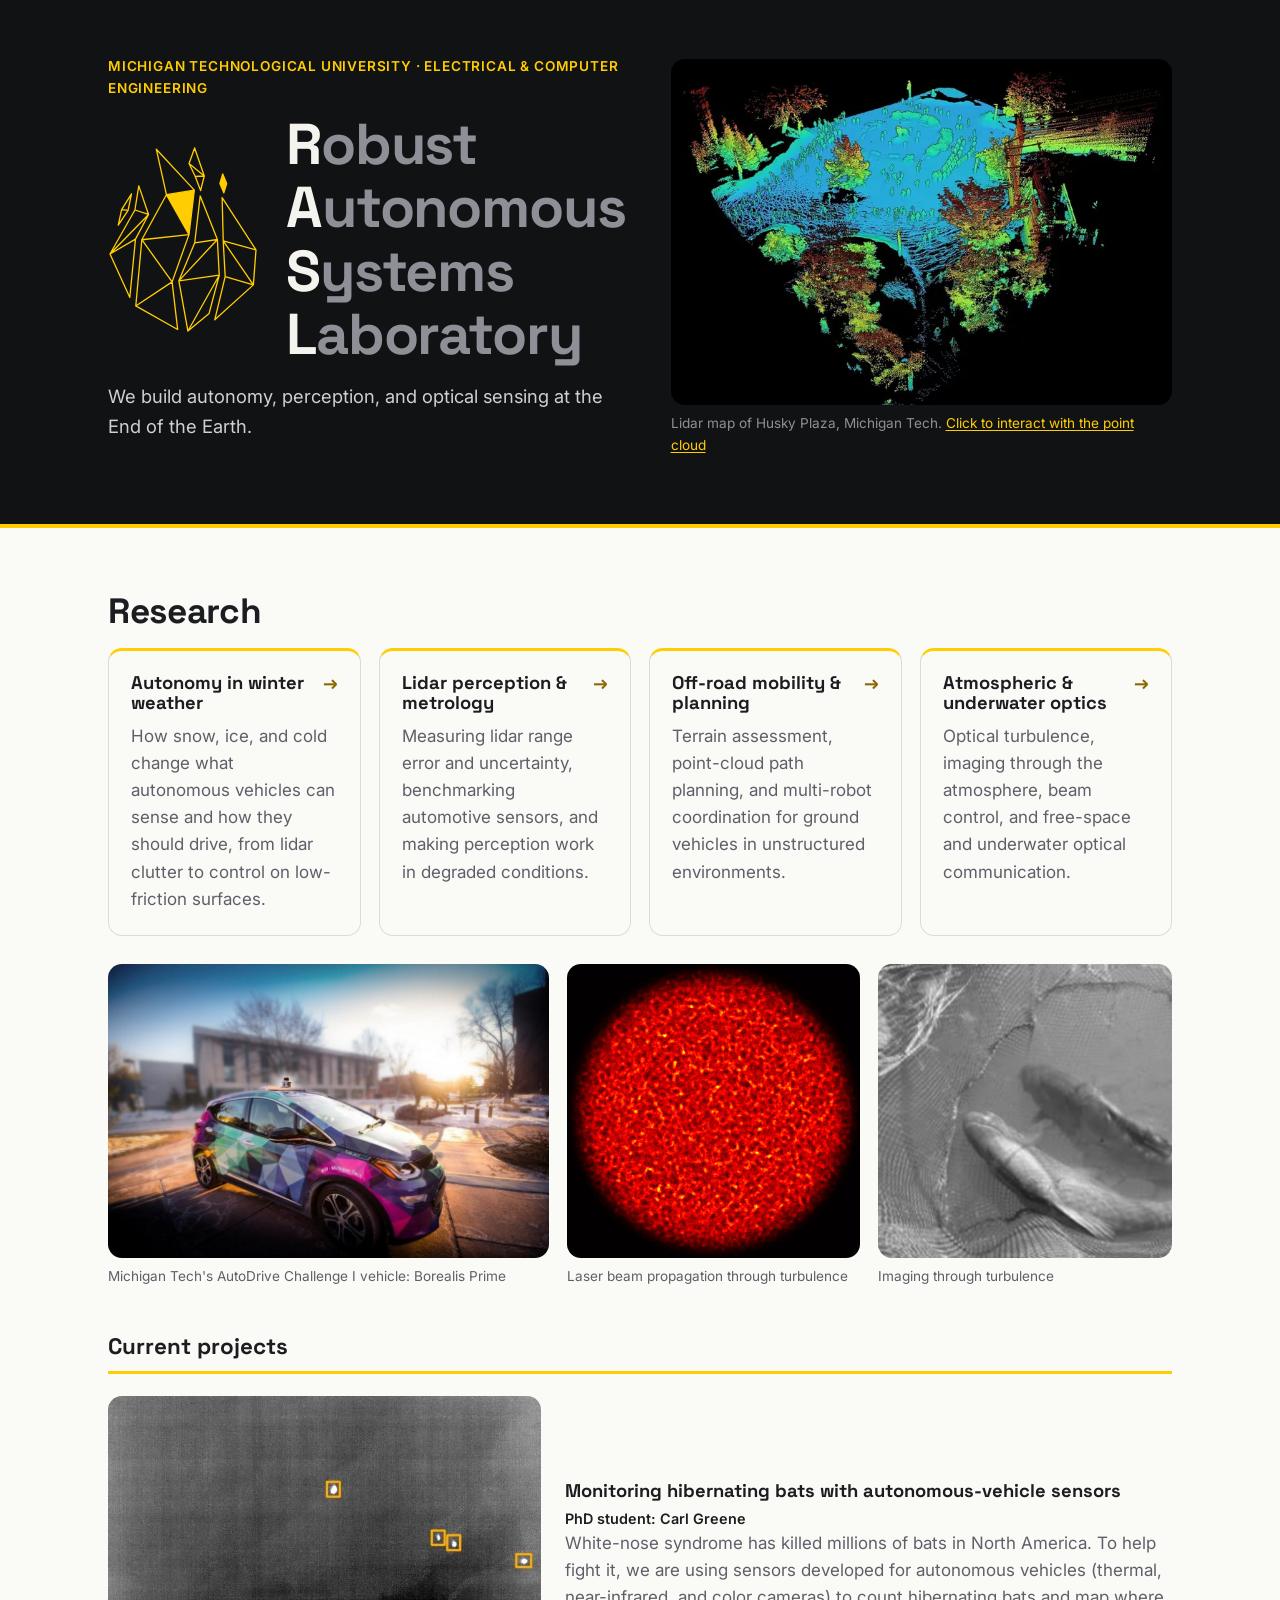
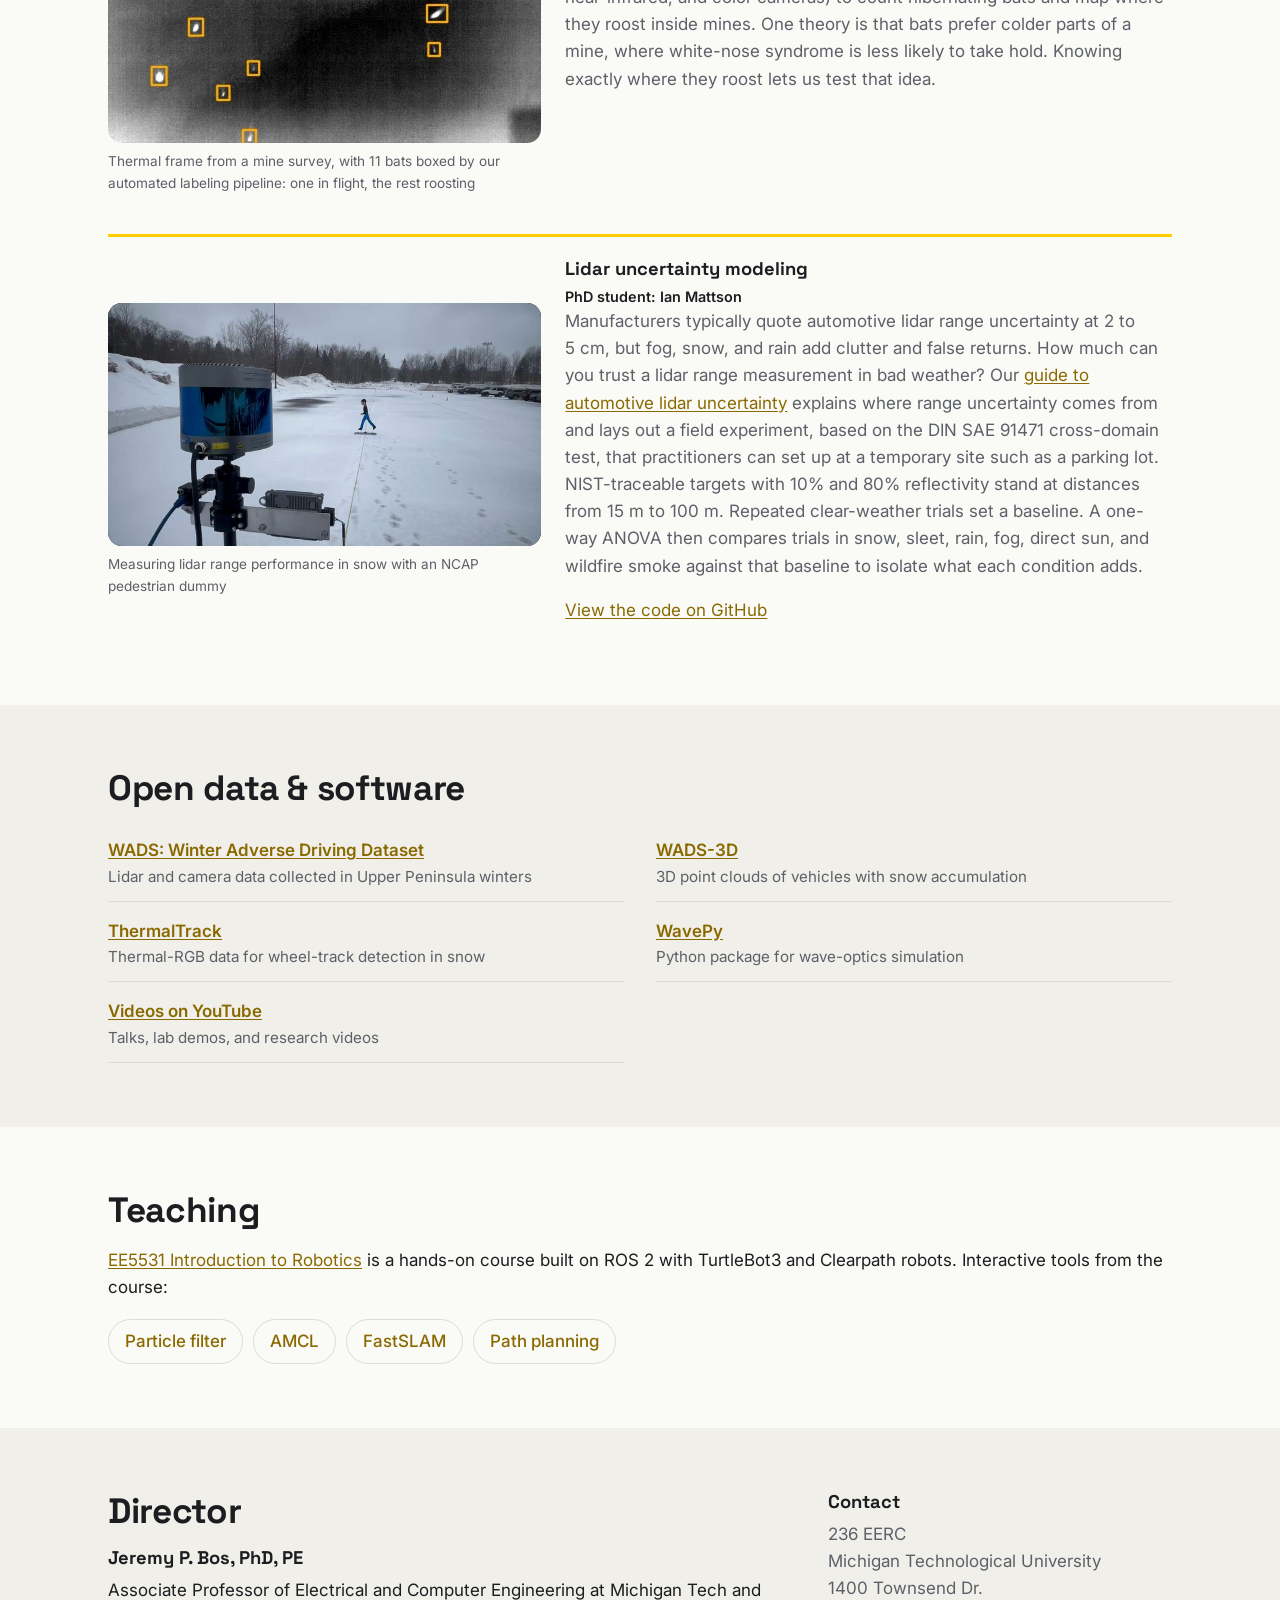
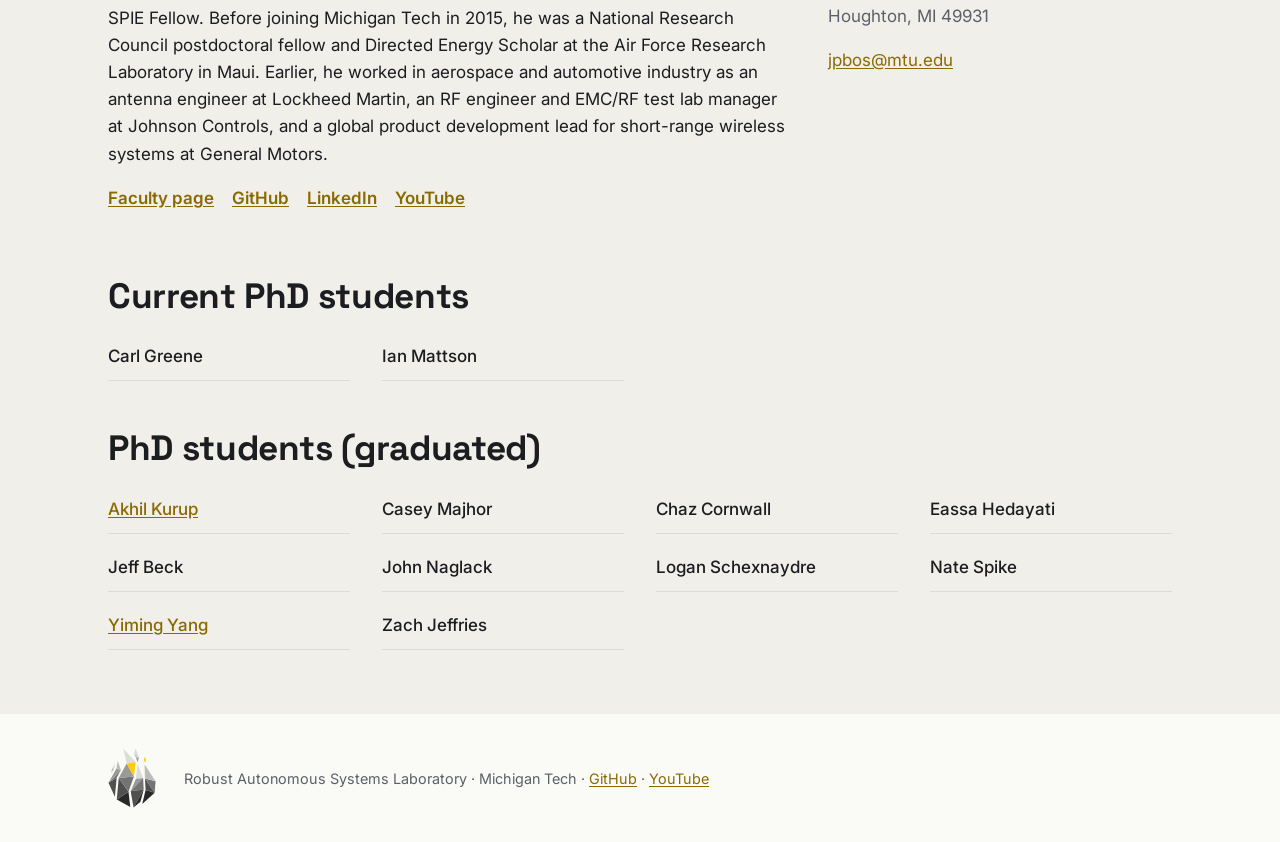
<file: index.html>
<!doctype html>
<html lang="en">
<head>
  <meta charset="utf-8">
  <meta name="viewport" content="width=device-width, initial-scale=1">
  <title>Robust Autonomous Systems Lab</title>
  <meta name="description" content="The Robust Autonomous Systems Laboratory (RASL) at Michigan Tech studies autonomy, perception, and optical sensing in harsh environments.">
  <meta property="og:title" content="Robust Autonomous Systems Laboratory">
  <meta property="og:description" content="Autonomy, perception, and optical sensing in harsh environments. Michigan Tech ECE.">
  <meta property="og:image" content="https://robust-autonomous-systems-laboratory.github.io/assets/husky_plaza_1100.jpg">
  <link rel="preconnect" href="https://fonts.googleapis.com">
  <link rel="preconnect" href="https://fonts.gstatic.com" crossorigin>
  <link href="https://fonts.googleapis.com/css2?family=Inter:wght@400;500;600&family=Space+Grotesk:wght@500;700&display=swap" rel="stylesheet">
  <link rel="icon" href="assets/RASL/flame-avatar-square.svg" type="image/svg+xml">
  <link rel="apple-touch-icon" href="assets/RASL/flame-avatar-square.png">
  <link rel="stylesheet" href="style.css">
</head>
<body>

<header class="hero">
  <div class="wrap hero-grid">
    <div>
      <p class="eyebrow">Michigan Technological University · Electrical &amp; Computer Engineering</p>
      <div class="brand">
        <img class="brand-logo" src="assets/RASL/logo-gold-outline.svg" alt="" width="688" height="858">
        <h1><span class="ini">R</span>obust <span class="ini">A</span>utonomous <span class="ini">S</span>ystems <span class="ini">L</span>aboratory</h1>
      </div>
      <p class="lede">We build autonomy, perception, and optical sensing at the End of the Earth.</p>
    </div>
    <figure class="hero-fig">
      <a class="hero-link" href="https://robust-autonomous-systems-laboratory.github.io/RASL-MOLA-Husky-Plaza/">
        <picture>
          <source type="image/webp" srcset="assets/husky_plaza_700.webp 700w, assets/husky_plaza_1100.webp 1100w" sizes="(min-width: 900px) 540px, 100vw">
          <img src="assets/husky_plaza_700.jpg" srcset="assets/husky_plaza_700.jpg 700w, assets/husky_plaza_1100.jpg 1100w" sizes="(min-width: 900px) 540px, 100vw" alt="Lidar point-cloud map of Husky Plaza on the Michigan Tech campus (opens the interactive viewer)" width="1100" height="761" fetchpriority="high">
        </picture>
      </a>
      <figcaption>Lidar map of Husky Plaza, Michigan Tech. <a href="https://robust-autonomous-systems-laboratory.github.io/RASL-MOLA-Husky-Plaza/">Click to interact with the point cloud</a></figcaption>
    </figure>
  </div>
</header>

<main>
  <section id="research" class="wrap">
    <h2>Research</h2>
    <div class="cards">
      <article class="card linked">
        <h3><a class="card-link" href="wads/">Autonomy in winter weather</a></h3>
        <p>How snow, ice, and cold change what autonomous vehicles can sense and how they should drive, from lidar clutter to control on low-friction surfaces.</p>
      </article>
      <article class="card linked">
        <h3><a class="card-link" href="https://robust-autonomous-systems-laboratory.github.io/lidar-uncertainty-modeling/">Lidar perception &amp; metrology</a></h3>
        <p>Measuring lidar range error and uncertainty, benchmarking automotive sensors, and making perception work in degraded conditions.</p>
      </article>
      <article class="card linked">
        <h3><a class="card-link" href="offroad/">Off-road mobility &amp; planning</a></h3>
        <p>Terrain assessment, point-cloud path planning, and multi-robot coordination for ground vehicles in unstructured environments.</p>
      </article>
      <article class="card linked">
        <h3><a class="card-link" href="optics/">Atmospheric &amp; underwater optics</a></h3>
        <p>Optical turbulence, imaging through the atmosphere, beam control, and free-space and underwater optical communication.</p>
      </article>
    </div>
    <div class="media">
      <figure>
        <img src="assets/autodrive_bolt.jpg" alt="Michigan Tech's autonomous Chevrolet Bolt with a roof-mounted lidar, parked on a snowy campus plaza" width="900" height="598" loading="lazy">
        <figcaption>Michigan Tech's AutoDrive Challenge I vehicle: Borealis Prime</figcaption>
      </figure>
      <figure>
        <div class="trim">
          <video data-src="assets/beam_turbulence.mp4" poster="assets/beam_turbulence.jpg" autoplay loop muted playsinline width="538" height="538" aria-label="Animated laser beam intensity pattern fluctuating as it propagates through atmospheric turbulence"></video>
        </div>
        <figcaption>Laser beam propagation through turbulence</figcaption>
      </figure>
      <figure>
        <video data-src="assets/underwater_imaging.mp4" poster="assets/underwater_imaging.jpg" autoplay loop muted playsinline width="256" height="256" aria-label="Animated view of fish behind netting, distorted by moving water"></video>
        <figcaption>Imaging through turbulence</figcaption>
      </figure>
    </div>

    <h3 class="sub">Current projects</h3>
    <article class="project">
      <figure>
        <picture>
          <source type="image/webp" srcset="assets/bat_thermal.webp">
          <img src="assets/bat_thermal.jpg" alt="Thermal camera frame with eleven small bright spots, each boxed in orange, showing roosting bats and one bat in flight" width="640" height="512" loading="lazy">
        </picture>
        <figcaption>Thermal frame from a mine survey, with 11 bats boxed by our automated labeling pipeline: one in flight, the rest roosting</figcaption>
      </figure>
      <div>
        <h3>Monitoring hibernating bats with autonomous-vehicle sensors</h3>
        <p class="who">PhD student: Carl Greene</p>
        <p>White-nose syndrome has killed millions of bats in North America. To help fight it, we are using sensors developed for autonomous vehicles (thermal, near-infrared, and color cameras) to count hibernating bats and map where they roost inside mines. One theory is that bats prefer colder parts of a mine, where white-nose syndrome is less likely to take hold. Knowing exactly where they roost lets us test that idea.</p>
      </div>
    </article>
    <article class="project">
      <figure>
        <a class="fig-link" href="https://robust-autonomous-systems-laboratory.github.io/lidar-uncertainty-modeling/" aria-label="Lidar uncertainty modeling project site">
          <video data-src="assets/RASL/slide-512.mp4" poster="assets/lidar_snow_700.jpg" autoplay loop muted playsinline width="512" height="288" aria-label="Lidar sensor on a tripod in a snow-covered lot, aimed down a measuring tape at an NCAP pedestrian dummy crossing its path"></video>
        </a>
        <figcaption>Measuring lidar range performance in snow with an NCAP pedestrian dummy</figcaption>
      </figure>
      <div>
        <h3>Lidar uncertainty modeling</h3>
        <p class="who">PhD student: Ian Mattson</p>
        <p>Manufacturers typically quote automotive lidar range uncertainty at 2 to 5&nbsp;cm, but fog, snow, and rain add clutter and false returns. How much can you trust a lidar range measurement in bad weather? Our <a href="https://robust-autonomous-systems-laboratory.github.io/lidar-uncertainty-modeling/">guide to automotive lidar uncertainty</a> explains where range uncertainty comes from and lays out a field experiment, based on the DIN SAE 91471 cross-domain test, that practitioners can set up at a temporary site such as a parking lot. NIST-traceable targets with 10% and 80% reflectivity stand at distances from 15&nbsp;m to 100&nbsp;m. Repeated clear-weather trials set a baseline. A one-way ANOVA then compares trials in snow, sleet, rain, fog, direct sun, and wildfire smoke against that baseline to isolate what each condition adds.</p>
        <p><a href="https://github.com/Robust-Autonomous-Systems-Laboratory/lidar-uncertainty-modeling">View the code on GitHub</a></p>
      </div>
    </article>
  </section>

  <section id="resources" class="band">
    <div class="wrap">
      <h2>Open data &amp; software</h2>
      <ul class="links">
        <li><a href="https://digitalcommons.mtu.edu/wads/">WADS: Winter Adverse Driving Dataset</a><span>Lidar and camera data collected in Upper Peninsula winters</span></li>
        <li><a href="https://digitalcommons.mtu.edu/wads-3d/">WADS-3D</a><span>3D point clouds of vehicles with snow accumulation</span></li>
        <li><a href="https://digitalcommons.mtu.edu/thermaltrack/">ThermalTrack</a><span>Thermal-RGB data for wheel-track detection in snow</span></li>
        <li><a href="https://github.com/jpbos/WavePy">WavePy</a><span>Python package for wave-optics simulation</span></li>
        <li><a href="https://www.youtube.com/@jeremybos6008">Videos on YouTube</a><span>Talks, lab demos, and research videos</span></li>
      </ul>
    </div>
  </section>

  <section id="teaching" class="wrap">
    <h2>Teaching</h2>
    <p><a href="https://robust-autonomous-systems-laboratory.github.io/ee5531/">EE5531 Introduction to Robotics</a> is a hands-on course built on ROS 2 with TurtleBot3 and Clearpath robots. Interactive tools from the course:</p>
    <ul class="pills">
      <li><a href="https://robust-autonomous-systems-laboratory.github.io/pf-web-viz/">Particle filter</a></li>
      <li><a href="https://robust-autonomous-systems-laboratory.github.io/amcl-visualization/">AMCL</a></li>
      <li><a href="https://robust-autonomous-systems-laboratory.github.io/fastslam-viz/">FastSLAM</a></li>
      <li><a href="https://robust-autonomous-systems-laboratory.github.io/planning-viz/">Path planning</a></li>
    </ul>
  </section>

  <section id="people" class="band">
    <div class="wrap director">
      <div>
        <h2>Director</h2>
        <h3>Jeremy P. Bos, PhD, PE</h3>
        <p>Associate Professor of Electrical and Computer Engineering at Michigan Tech and SPIE Fellow. Before joining Michigan Tech in 2015, he was a National Research Council postdoctoral fellow and Directed Energy Scholar at the Air Force Research Laboratory in Maui. Earlier, he worked in aerospace and automotive industry as an antenna engineer at Lockheed Martin, an RF engineer and EMC/RF test lab manager at Johnson Controls, and a global product development lead for short-range wireless systems at General Motors.</p>
        <p class="row-links">
          <a href="https://www.mtu.edu/ece/department/faculty/full-time/bos/">Faculty page</a>
          <a href="https://github.com/jpbos">GitHub</a>
          <a href="https://www.linkedin.com/in/jeremy-bos-8147643">LinkedIn</a>
          <a href="https://www.youtube.com/@jeremybos6008">YouTube</a>
        </p>
      </div>
      <div class="contact">
        <h3>Contact</h3>
        <p>236 EERC<br>Michigan Technological University<br>1400 Townsend Dr.<br>Houghton, MI 49931</p>
        <p><a href="mailto:jpbos@mtu.edu">jpbos@mtu.edu</a></p>
      </div>
    </div>
    <div class="wrap alumni">
      <h2>Current PhD students</h2>
      <ul class="alumni-list">
        <li>Carl Greene</li>
        <li>Ian Mattson</li>
      </ul>
    </div>
    <div class="wrap alumni">
      <h2>PhD students (graduated)</h2>
      <!-- To link a name, wrap it: <li><a href="https://...">Name</a></li> -->
      <ul class="alumni-list">
        <li><a href="https://sites.google.com/view/akhil-kurup">Akhil Kurup</a></li>
        <li>Casey Majhor</li>
        <li>Chaz Cornwall</li>
        <li>Eassa Hedayati</li>
        <li>Jeff Beck</li>
        <li>John Naglack</li>
        <li>Logan Schexnaydre</li>
        <li>Nate Spike</li>
        <li><a href="https://yimingyang-mtu.github.io/">Yiming Yang</a></li>
        <li>Zach Jeffries</li>
      </ul>
    </div>
  </section>
</main>

<footer class="wrap foot">
  <img class="logo" src="assets/RASL/flame-avatar-square-transparent.svg" alt="RASL logo" width="72" height="72" loading="lazy">
  <p>Robust Autonomous Systems Laboratory · Michigan Tech · <a href="https://github.com/Robust-Autonomous-Systems-Laboratory">GitHub</a> · <a href="https://www.youtube.com/@jeremybos6008">YouTube</a></p>
</footer>

<script>
  // Load the research videos only when they scroll into view so they don't compete with the hero image.
  (function () {
    var vids = document.querySelectorAll('video[data-src]');
    var still = window.matchMedia && matchMedia('(prefers-reduced-motion: reduce)').matches;
    function load(v) {
      if (still) { v.autoplay = false; v.controls = true; }
      v.src = v.dataset.src; v.removeAttribute('data-src');
    }
    if (!('IntersectionObserver' in window)) { vids.forEach(load); return; }
    var io = new IntersectionObserver(function (entries) {
      entries.forEach(function (e) { if (e.isIntersecting) { load(e.target); io.unobserve(e.target); } });
    }, { rootMargin: '200px' });
    vids.forEach(function (v) { io.observe(v); });
  })();
</script>

</body>
</html>
</file>
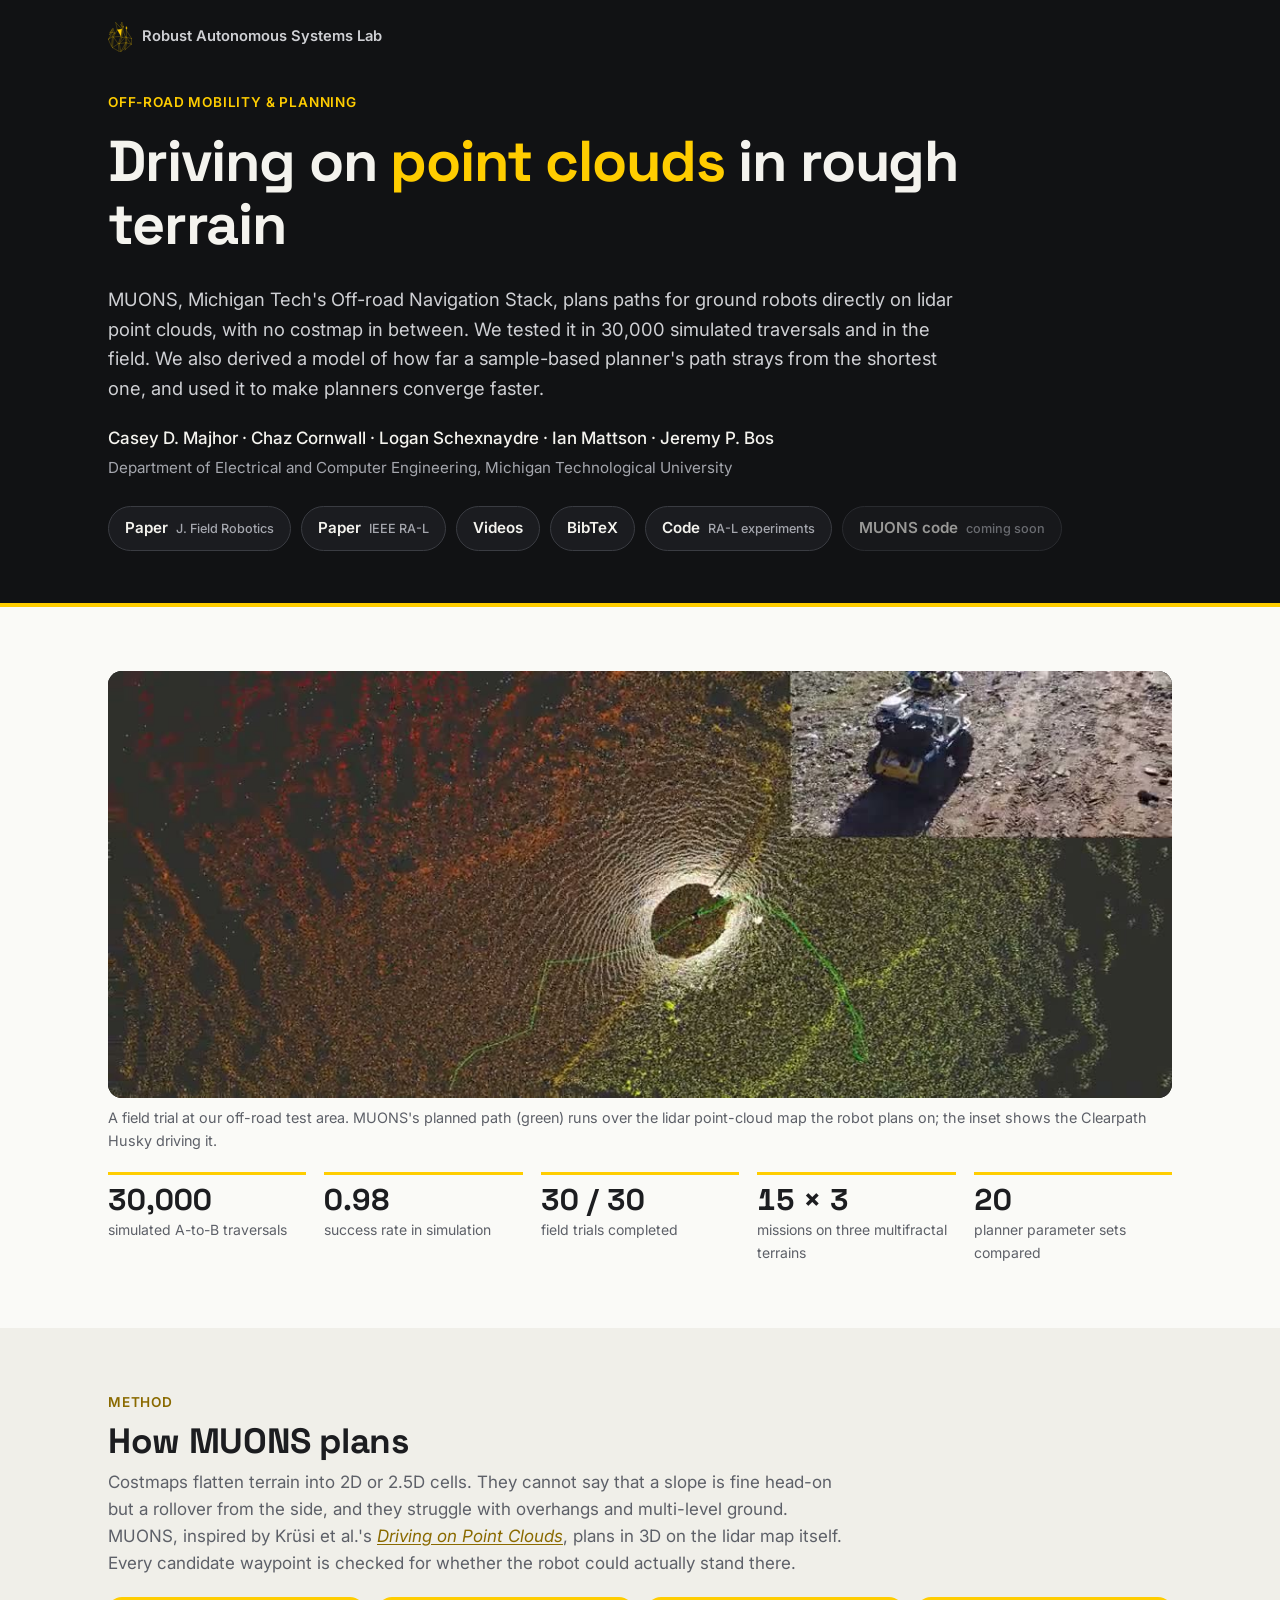
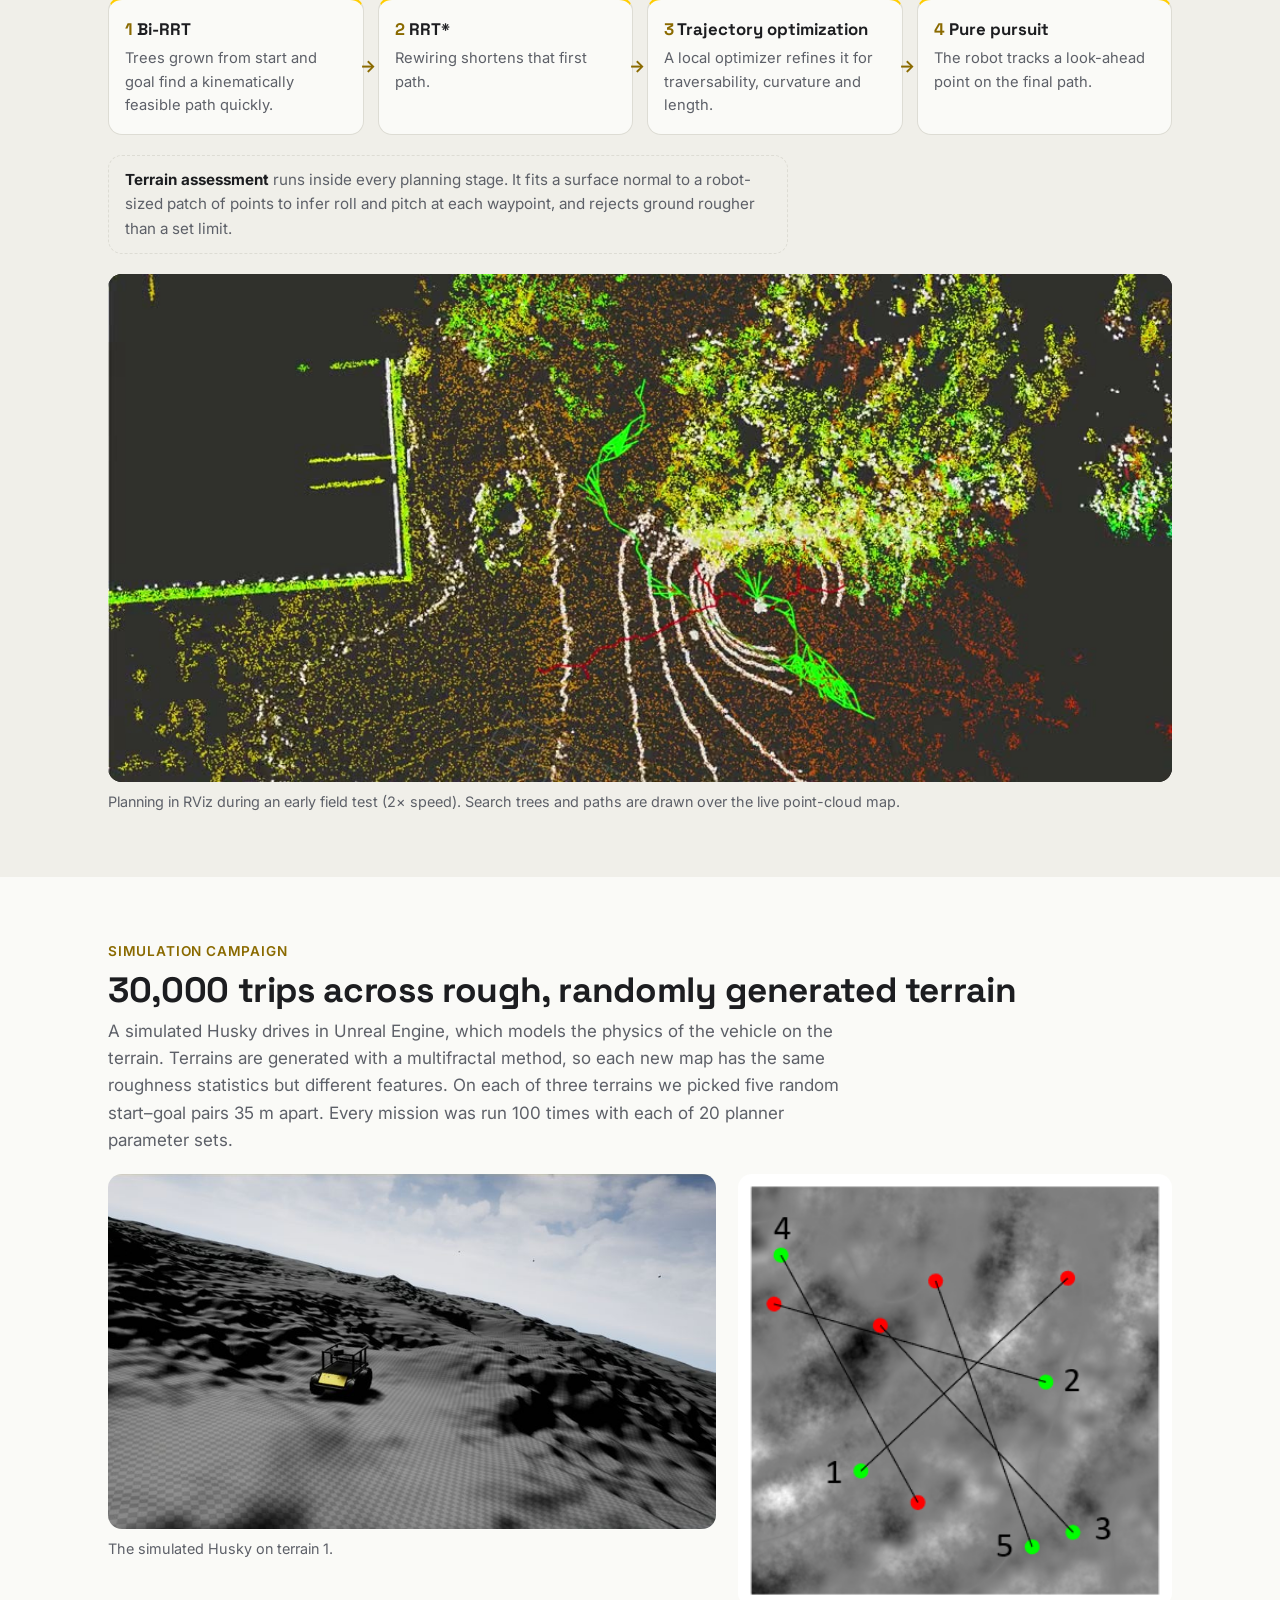
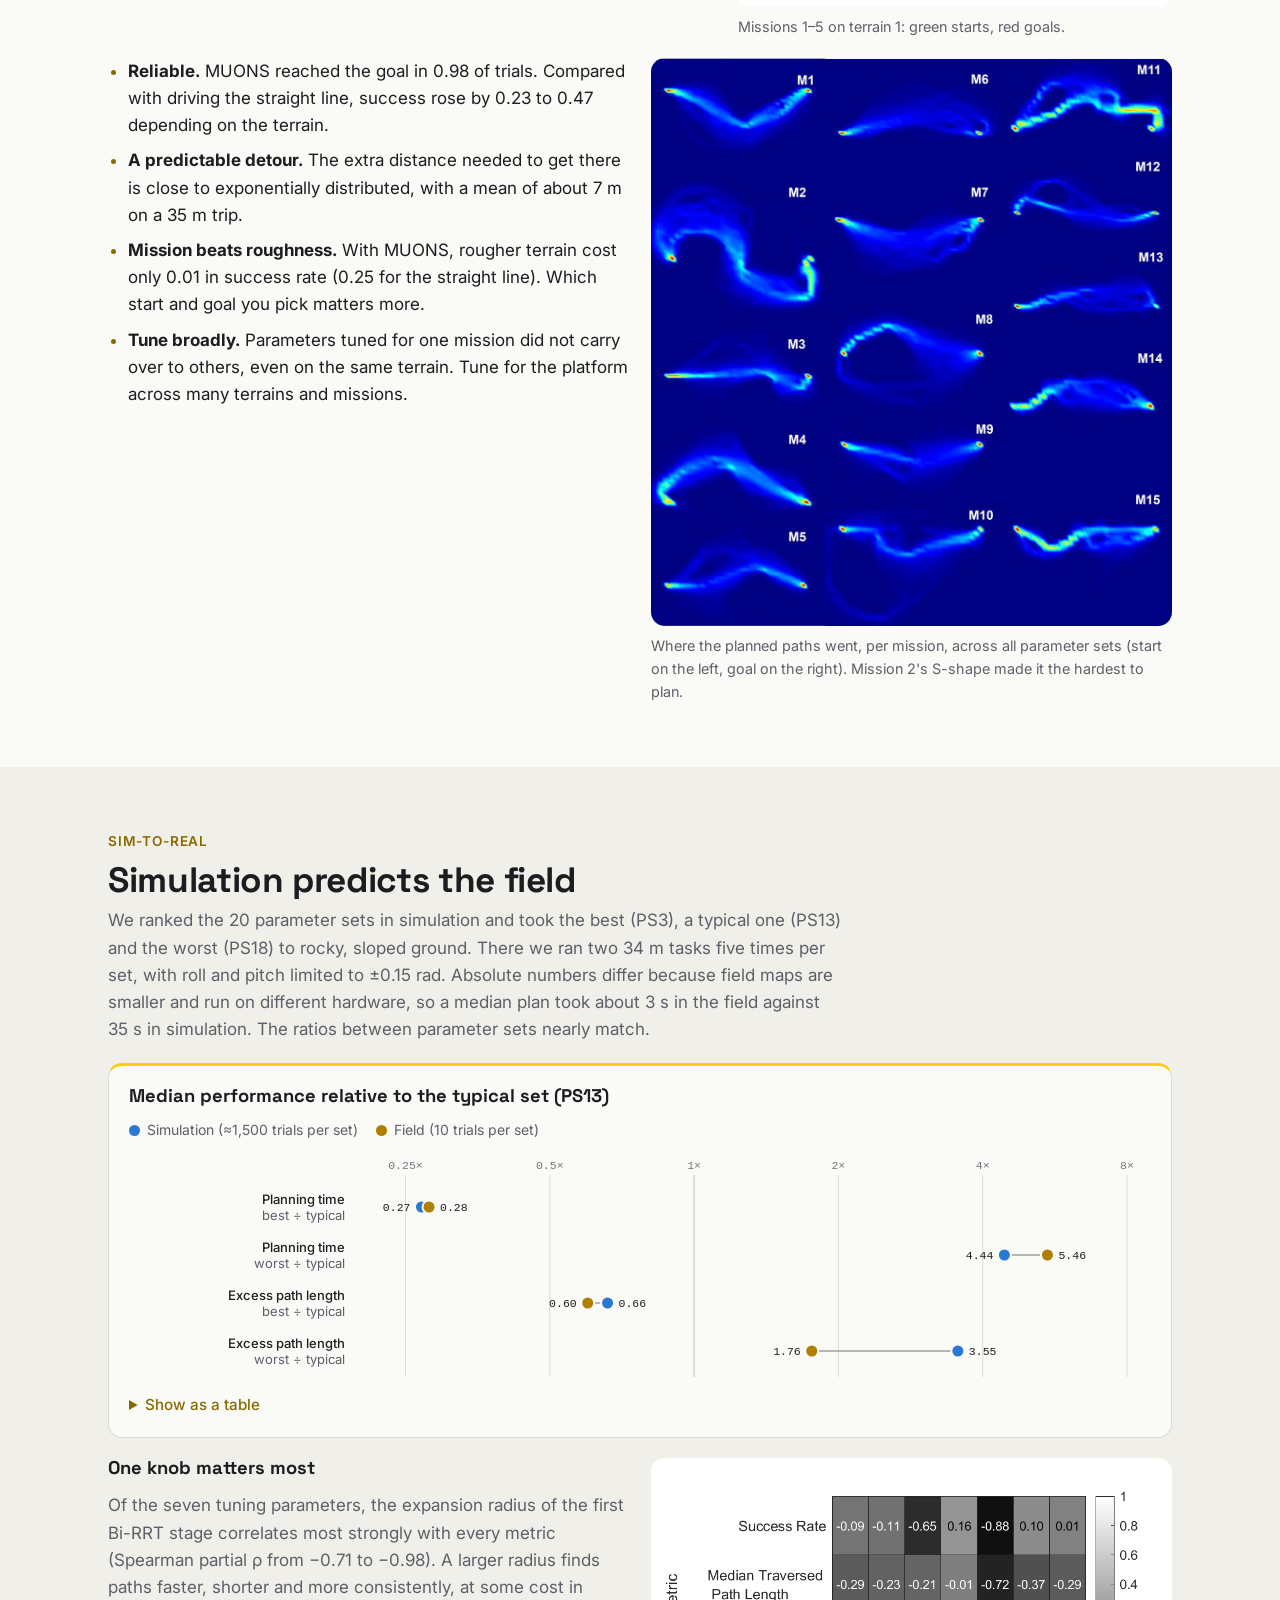
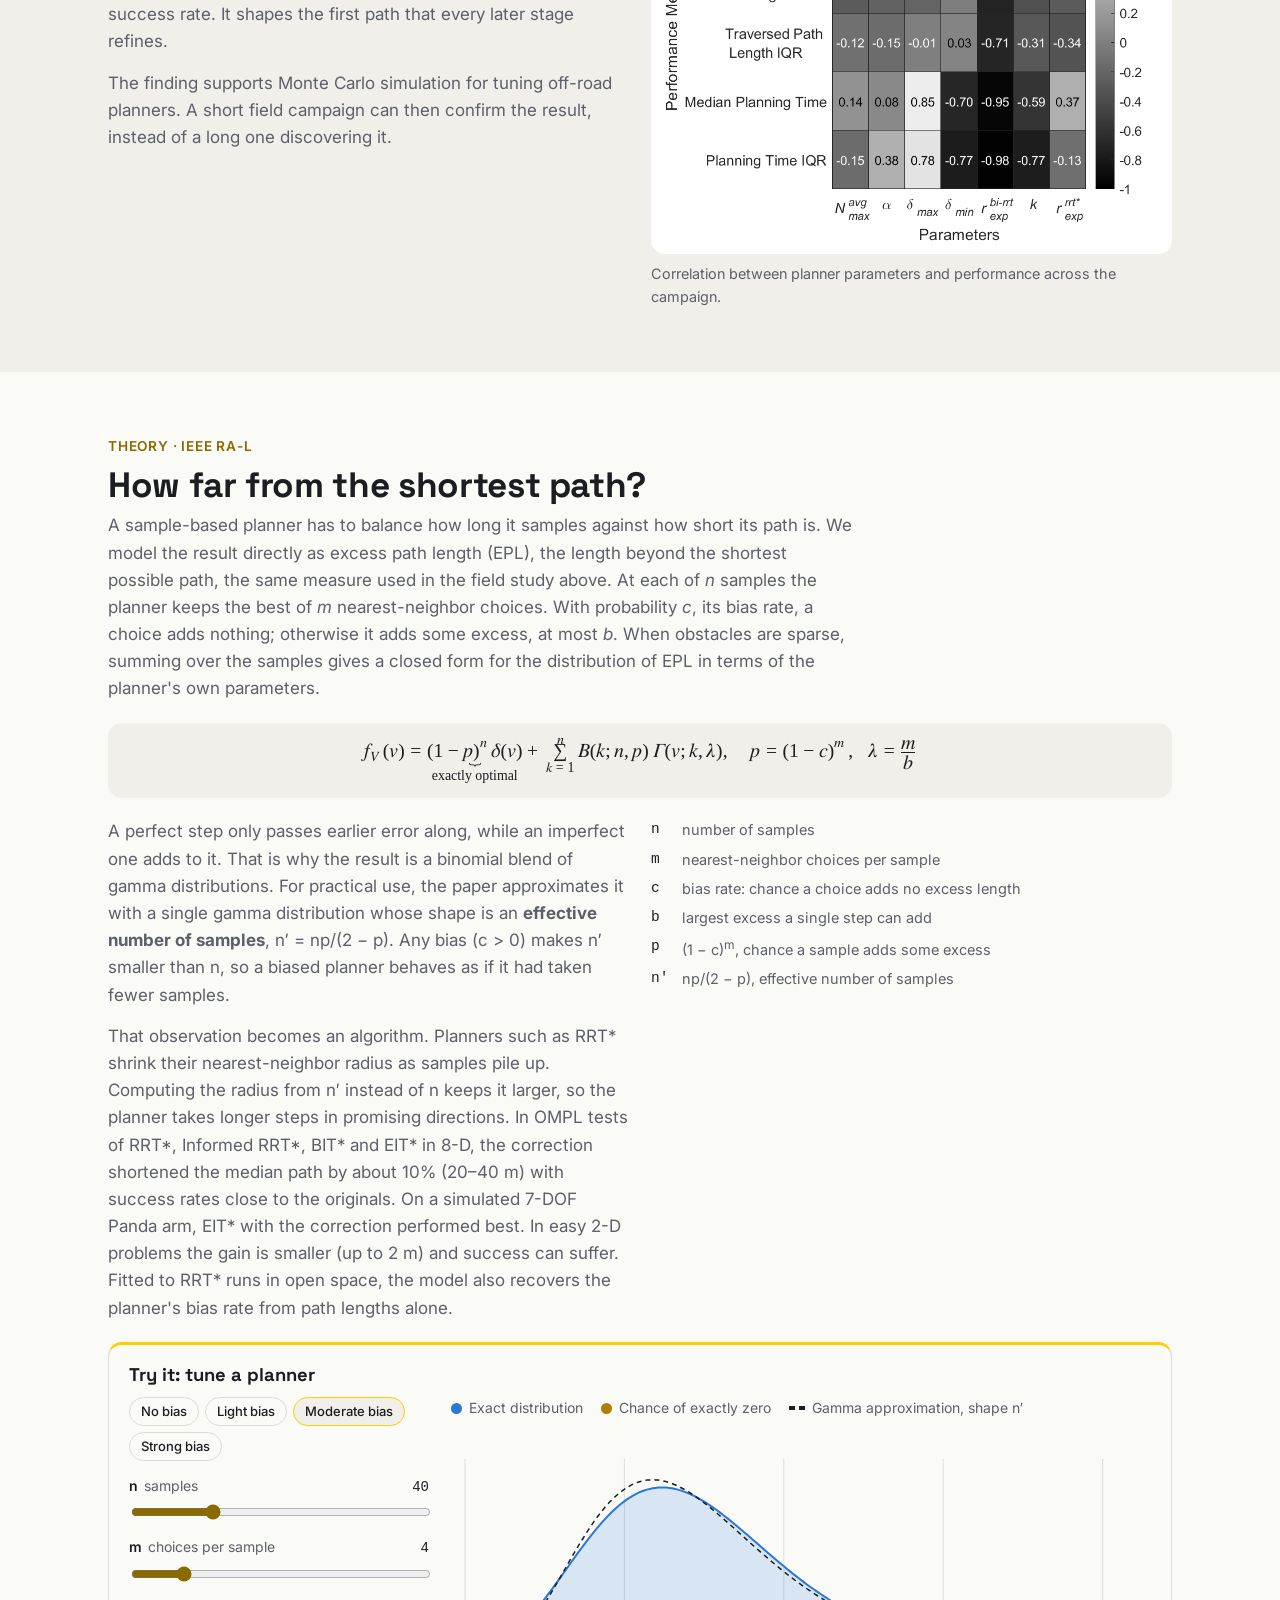
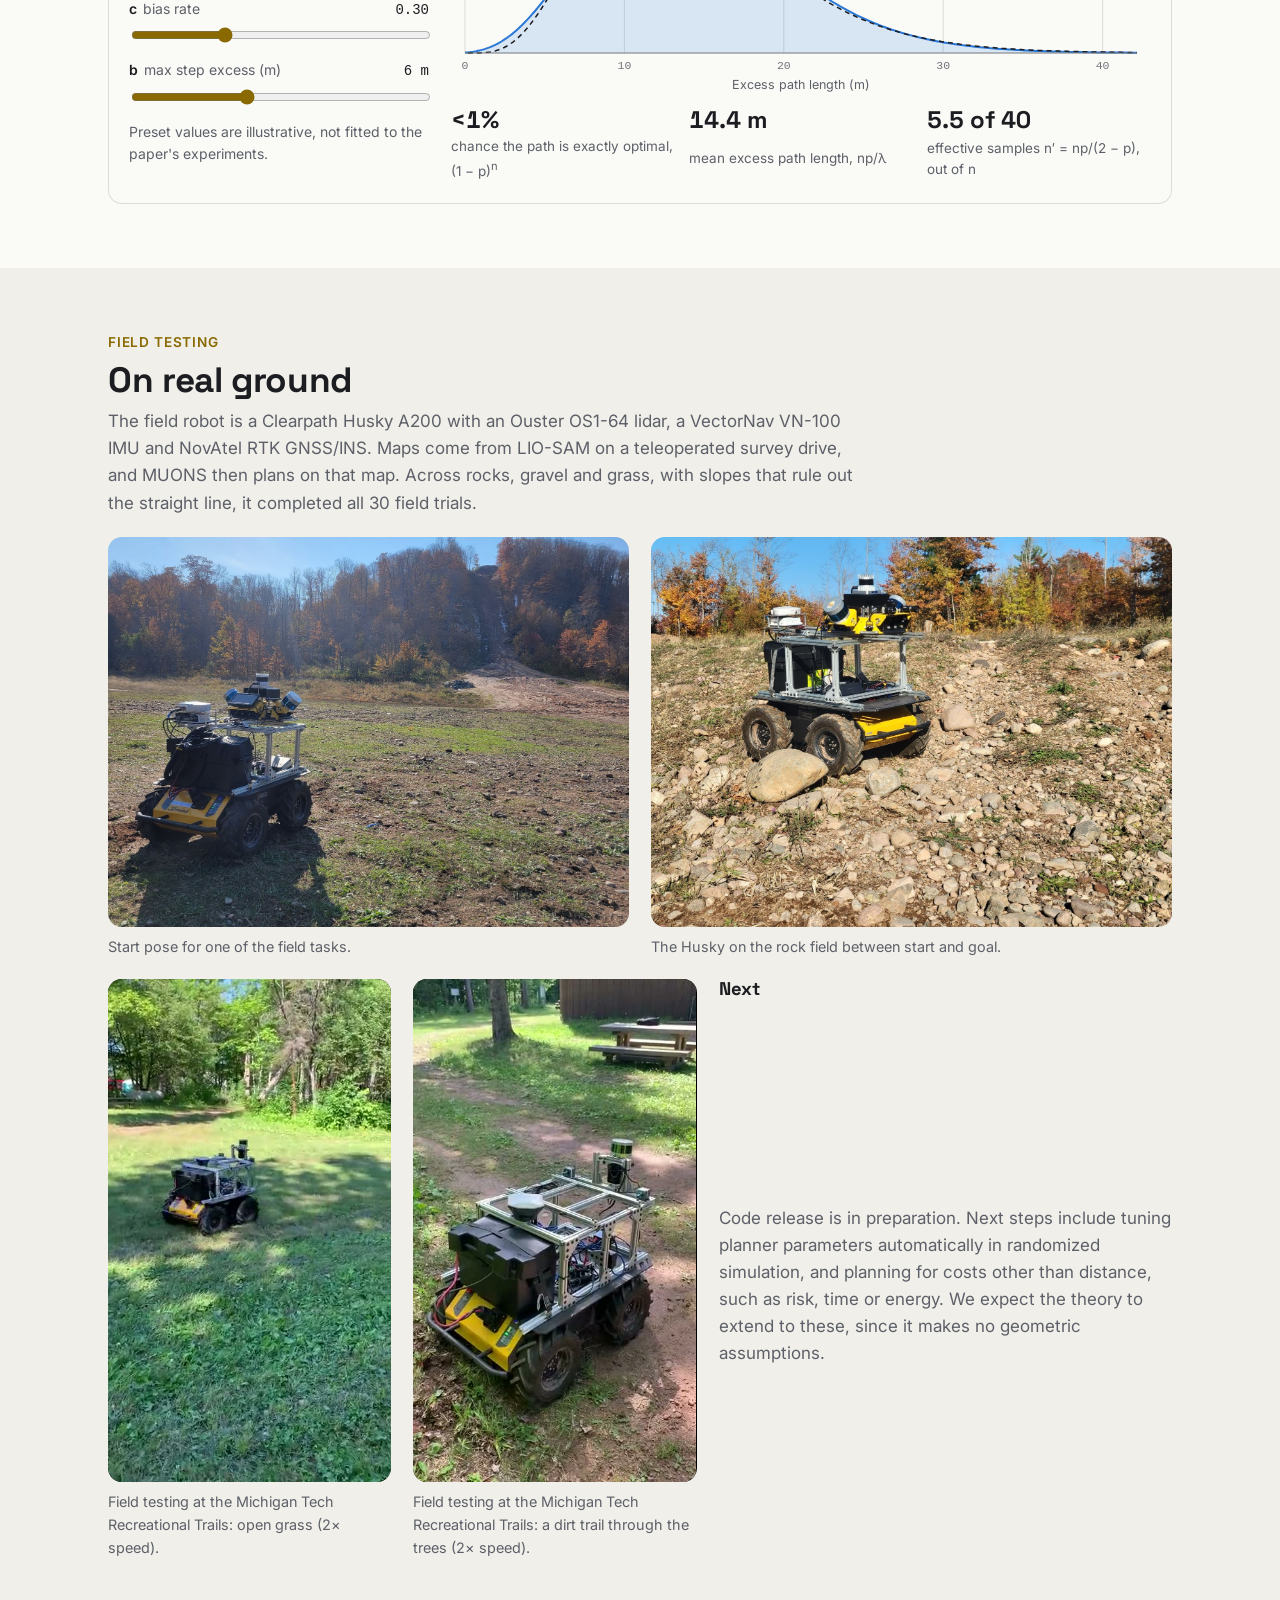
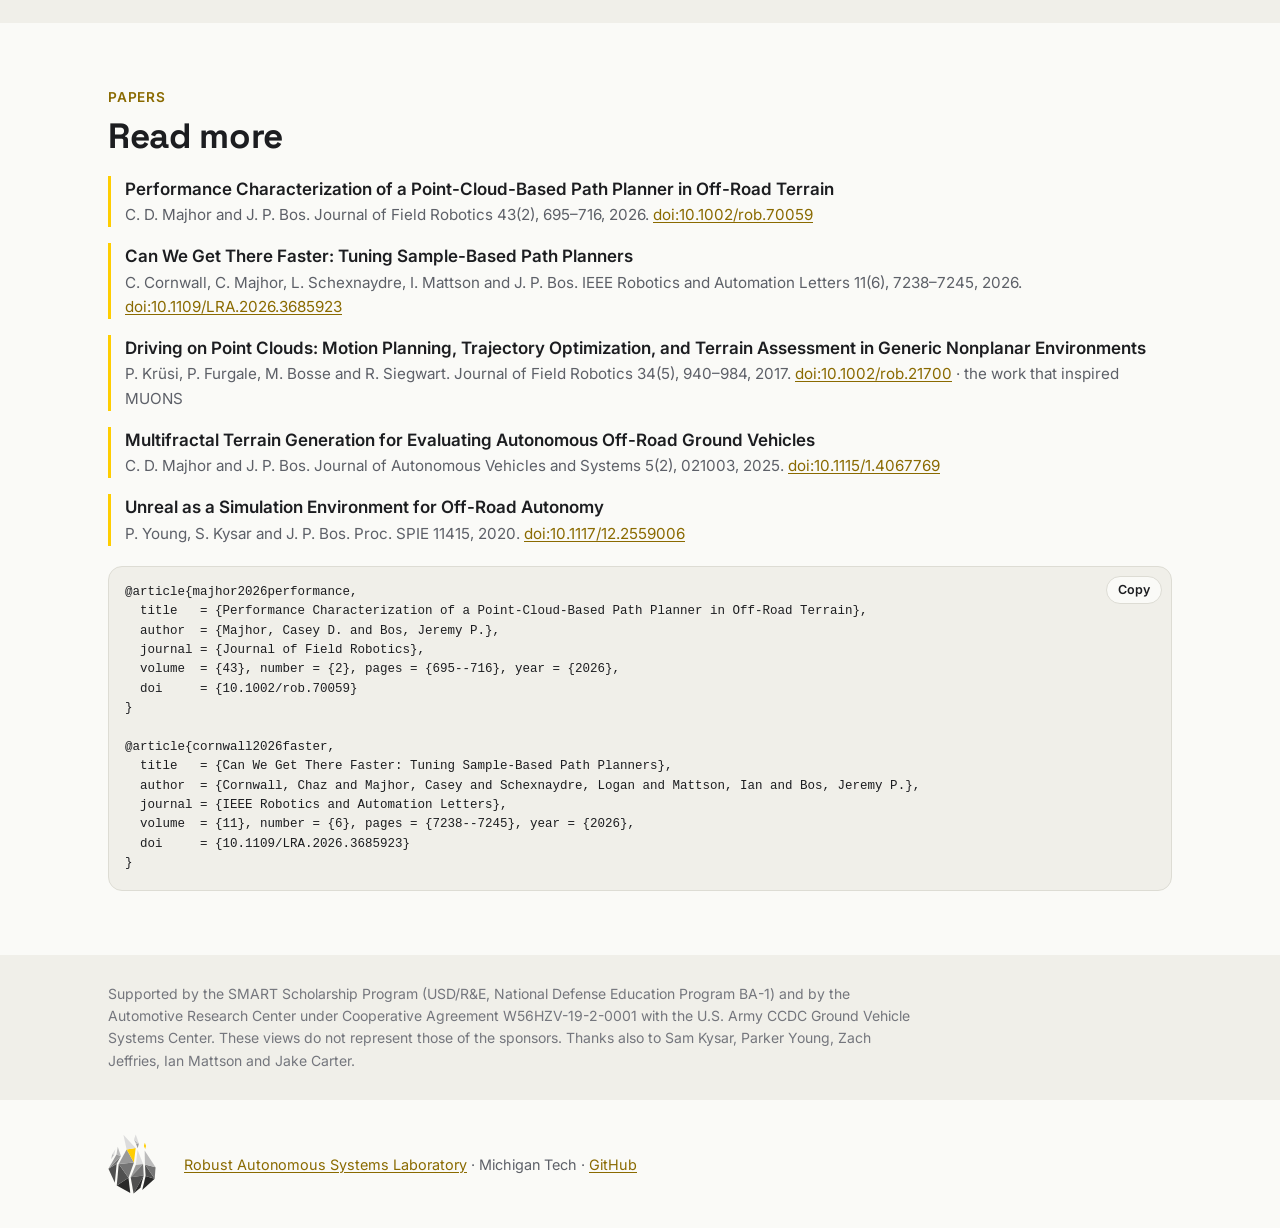
<file: offroad/index.html>
<!doctype html>
<html lang="en">
<head>
<meta charset="utf-8">
<meta name="viewport" content="width=device-width, initial-scale=1">
<title>Off-Road Autonomy on Point Clouds</title>
<meta name="description" content="MUONS plans paths for off-road robots directly on lidar point clouds. Results from 30,000 simulated traversals, field trials, and a model of how far sample-based planners stray from the shortest path. Robust Autonomous Systems Laboratory, Michigan Tech.">
<meta property="og:title" content="Off-road autonomy on point clouds">
<meta property="og:description" content="MUONS: point-cloud path planning in rough terrain, from the Robust Autonomous Systems Laboratory at Michigan Tech.">
<meta property="og:image" content="https://robust-autonomous-systems-laboratory.github.io/offroad/media/field-start.jpg">
<link rel="icon" href="../assets/RASL/flame-avatar-square.svg" type="image/svg+xml">
<link rel="apple-touch-icon" href="../assets/RASL/flame-avatar-square.png">
<link rel="preconnect" href="https://fonts.googleapis.com">
<link rel="preconnect" href="https://fonts.gstatic.com" crossorigin>
<link href="https://fonts.googleapis.com/css2?family=Inter:wght@400;500;600&family=Space+Grotesk:wght@500;700&display=swap" rel="stylesheet">
<link rel="stylesheet" href="../style.css">
<style>
/* Autonomy page: the home page stylesheet plus the pieces an academic project page needs
   (author line, paper buttons, figures, one chart, one interactive model, BibTeX). */
:root {
  --ink-3: #74767d; --sim: #2a78d6; --field: #b07f00;
  --f-display: "Space Grotesk", Inter, sans-serif; --f-mono: ui-monospace, "SFMono-Regular", Menlo, Consolas, monospace;
}
@media (prefers-color-scheme: dark) { :root { --ink-3: #8b8d94; --sim: #3987e5; --field: #b08600; } }
.stack { display: grid; gap: 20px; }
.stack > p, .head p, .prose p { max-width: 68ch; margin: 0; }
.head { display: grid; gap: 8px; }
.head h2, h3 { margin: 0; }
main .eyebrow { margin: 0; }
.muted { color: var(--muted); }
.small { font-size: 14px; color: var(--ink-3); margin: 0; }
.prose { display: grid; gap: 14px; }

/* hero */
.hero-top { display: flex; flex-wrap: wrap; align-items: center; gap: 10px 14px; margin-bottom: 1rem; }
.hero-top .eyebrow { margin: 0; }
.authors { margin: 22px 0 4px; color: #f4f3ee; font-weight: 500; }
.authors span { white-space: nowrap; }
.affil { color: #a4a6ad; font-size: .95rem; margin: 0; }
.btns { list-style: none; padding: 0; margin: 26px 0 0; display: flex; flex-wrap: wrap; gap: 10px; }
.btns a, .btns span { display: inline-flex; align-items: center; gap: 8px; padding: 9px 16px; border-radius: 999px; border: 1px solid #3a3c42; background: #1b1c20; color: #f4f3ee; text-decoration: none; font-weight: 600; font-size: .95rem; }
.btns a:hover, .btns a:focus-visible { border-color: var(--gold); color: var(--gold); }
.btns small { font-weight: 500; color: #a4a6ad; }
.btns span[aria-disabled] { opacity: .6; cursor: not-allowed; }

/* figures and video */
figure { margin: 0; display: grid; gap: 8px; align-content: start; min-width: 0; }
figure img, figure video { width: 100%; height: auto; border-radius: var(--radius); background: #000; }
figcaption { color: var(--muted); font-size: .9rem; }
.photo43 { aspect-ratio: 4 / 3; object-fit: cover; }
.on-white { background: #fff; border-radius: var(--radius); padding: 10px; }
.on-white img { border-radius: 4px; background: #fff; }
.grid2 { display: grid; gap: 22px; }
@media (min-width: 860px) { .grid2 { grid-template-columns: 1fr 1fr; align-items: start; } .grid2.wide-left { grid-template-columns: 1.4fr 1fr; } }
.stats { display: grid; grid-template-columns: repeat(auto-fit, minmax(150px, 1fr)); gap: 18px; }
.stat { border-top: 3px solid var(--gold); padding-top: 10px; display: grid; gap: 4px; align-content: start; }
.stat b { font: 700 30px/1 var(--f-display); font-variant-numeric: tabular-nums; }
.stat span { font-size: 14px; color: var(--muted); }
ul.points { margin: 0; padding-left: 1.2em; display: grid; gap: 8px; max-width: 72ch; }
ul.points li::marker { color: var(--link); }

/* pipeline */
.pipeline { list-style: none; padding: 0; margin: 0; display: grid; gap: 14px; counter-reset: st; }
@media (min-width: 860px) { .pipeline { grid-template-columns: repeat(4, 1fr); } }
.pipeline li { position: relative; border: 1px solid var(--line); border-top: 3px solid var(--gold); border-radius: var(--radius); padding: 16px; background: var(--paper); display: grid; gap: 4px; align-content: start; }
.pipeline li b { font-family: var(--f-display); font-size: 1.05rem; }
.pipeline li b::before { counter-increment: st; content: counter(st) "  "; color: var(--link); }
.pipeline li span { color: var(--muted); font-size: .92rem; }
@media (min-width: 860px) { .pipeline li:not(:last-child)::after { content: "\2192"; position: absolute; right: -13px; top: 50%; transform: translateY(-50%); color: var(--link); font-weight: 700; } }
.ta { border: 1px dashed var(--line); border-radius: var(--radius); padding: 12px 16px; color: var(--muted); font-size: .95rem; }
.ta b { color: var(--text); }

/* ratio chart */
.card { display: grid; gap: 12px; padding: 20px; min-width: 0; }
.card p { margin: 0; }
.card > *, .stack > *, .grid2 > * { min-width: 0; }
.legend { display: flex; flex-wrap: wrap; gap: 6px 18px; font-size: 14px; color: var(--muted); }
.legend i { display: inline-block; width: 11px; height: 11px; border-radius: 50%; margin-right: 7px; vertical-align: -1px; }
.chart svg { display: block; width: 100%; height: auto; overflow: visible; }
.chart text { font-family: Inter, sans-serif; font-size: 13px; fill: var(--muted); }
.chart .tick { font-family: var(--f-mono); font-size: 11.5px; fill: var(--ink-3); }
.chart .rl { fill: var(--text); font-weight: 500; }
details summary { cursor: pointer; color: var(--link); font-weight: 500; font-size: .95rem; }
table { border-collapse: collapse; width: 100%; font-size: 14px; margin-top: 10px; }
th, td { padding: 8px 10px; text-align: left; border-bottom: 1px solid var(--line); }
th { font-size: 12px; font-weight: 600; letter-spacing: .04em; text-transform: uppercase; color: var(--ink-3); }
td.n, th.n { text-align: right; font-family: var(--f-mono); font-variant-numeric: tabular-nums; font-size: 13px; }
.tablewrap { overflow-x: auto; }
.tablewrap table { min-width: 520px; }
#tip { position: fixed; z-index: 20; pointer-events: none; background: var(--text); color: var(--paper); font-size: 13px; line-height: 1.45; padding: 8px 10px; border-radius: 6px; max-width: 280px; }

/* math + explorer */
math { font-size: 1.15em; }
.eq { overflow-x: auto; padding: 14px 16px; background: var(--paper-2); border-radius: var(--radius); text-align: center; }
.explorer { display: grid; gap: 22px; }
@media (min-width: 900px) { .explorer { grid-template-columns: 300px 1fr; align-items: start; } }
.ctl { display: grid; gap: 14px; }
.ctl label { display: grid; gap: 4px; font-size: 14px; color: var(--muted); }
.ctl label span { display: flex; align-items: baseline; gap: 6px; }
.ctl label output { margin-left: auto; }
.ctl label b { color: var(--text); font-weight: 600; }
.ctl output { font-family: var(--f-mono); color: var(--text); font-variant-numeric: tabular-nums; }
.ctl input[type=range] { width: 100%; accent-color: var(--link); }
.presets { display: flex; flex-wrap: wrap; gap: 6px; }
.presets button { font: 500 13px/1 Inter, sans-serif; padding: 7px 11px; border-radius: 999px; border: 1px solid var(--line); background: var(--paper); color: var(--text); cursor: pointer; }
.presets button:hover, .presets button[aria-pressed=true] { border-color: var(--gold); }
.presets button[aria-pressed=true] { background: var(--paper-2); }
.readout { display: grid; grid-template-columns: repeat(auto-fit, minmax(150px, 1fr)); gap: 14px; }
.readout div { display: grid; gap: 2px; }
.readout b { font: 700 24px/1.1 var(--f-display); font-variant-numeric: tabular-nums; }
.readout span { font-size: 13.5px; color: var(--muted); }
#epl svg { display: block; width: 100%; height: auto; overflow: visible; }
#epl text { font-family: Inter, sans-serif; font-size: 12.5px; fill: var(--muted); }
#epl .tick { font-family: var(--f-mono); font-size: 11.5px; fill: var(--ink-3); }
.params { display: grid; grid-template-columns: auto 1fr; gap: 6px 14px; font-size: 14.5px; margin: 0; }
.params dt { font-family: var(--f-mono); color: var(--text); }
.params dd { margin: 0; color: var(--muted); }

/* videos */
.vids { display: grid; gap: 22px; grid-template-columns: repeat(2, minmax(0, 1fr)); }
@media (min-width: 900px) { .vids { grid-template-columns: 1fr 1fr 1.6fr; } }
.vids figure:last-child { grid-column: 1 / -1; }
@media (min-width: 900px) { .vids figure:last-child { grid-column: auto; } }

/* papers */
.papers { list-style: none; padding: 0; margin: 0; display: grid; gap: 16px; }
.papers li { border-left: 3px solid var(--gold); padding-left: 14px; }
.papers em { font-style: normal; color: var(--text); font-weight: 600; }
.papers span { display: block; color: var(--muted); font-size: .95rem; }
.bib { position: relative; }
.bib pre { margin: 0; padding: 16px; background: var(--paper-2); border: 1px solid var(--line); border-radius: var(--radius); overflow-x: auto; font: 12.5px/1.55 var(--f-mono); color: var(--text); }
.bib button { position: absolute; top: 10px; right: 10px; font: 600 12.5px/1 Inter, sans-serif; padding: 7px 11px; border-radius: 999px; border: 1px solid var(--line); background: var(--paper); color: var(--text); cursor: pointer; }
.bib button:hover { border-color: var(--gold); }
section.band.notes { padding-top: 28px; padding-bottom: 28px; }
.notes p { max-width: 90ch; }
</style>
</head>
<body>

<header class="hero page">
  <div class="wrap">
    <a class="crumb" href="../"><img src="../assets/RASL/logo-gold-outline.svg" alt="" width="24" height="30">Robust Autonomous Systems Lab</a>
    <div class="hero-top"><p class="eyebrow">Off-road mobility &amp; planning</p></div>
    <h1>Driving on <span style="color:var(--gold)">point clouds</span> in rough terrain</h1>
    <p class="lede">MUONS, Michigan Tech's Off-road Navigation Stack, plans paths for ground robots directly on lidar point clouds, with no costmap in between. We tested it in 30,000 simulated traversals and in the field. We also derived a model of how far a sample-based planner's path strays from the shortest one, and used it to make planners converge faster.</p>
    <p class="authors"><span>Casey D. Majhor</span> · <span>Chaz Cornwall</span> · <span>Logan Schexnaydre</span> · <span>Ian Mattson</span> · <span>Jeremy P. Bos</span></p>
    <p class="affil">Department of Electrical and Computer Engineering, Michigan Technological University</p>
    <ul class="btns">
      <li><a href="https://doi.org/10.1002/rob.70059">Paper <small>J. Field Robotics</small></a></li>
      <li><a href="https://doi.org/10.1109/LRA.2026.3685923">Paper <small>IEEE RA-L</small></a></li>
      <li><a href="#videos">Videos</a></li>
      <li><a href="#cite">BibTeX</a></li>
      <li><a href="https://github.com/chazcornwall/can_we_get_there_faster">Code <small>RA-L experiments</small></a></li>
      <li><span aria-disabled="true" title="Code release in preparation">MUONS code <small>coming soon</small></span></li>
    </ul>
  </div>
</header>

<main>

  <section class="wrap stack">
    <figure>
      <video data-src="media/field-run.mp4" poster="media/field-run.jpg" autoplay loop muted playsinline width="1120" height="450" aria-label="Top-down view of a lidar point-cloud map with a green path, and an inset video of the Husky robot driving over rocky ground"></video>
      <figcaption>A field trial at our off-road test area. MUONS's planned path (green) runs over the lidar point-cloud map the robot plans on; the inset shows the Clearpath Husky driving it.</figcaption>
    </figure>
    <div class="stats">
      <div class="stat"><b>30,000</b><span>simulated A-to-B traversals</span></div>
      <div class="stat"><b>0.98</b><span>success rate in simulation</span></div>
      <div class="stat"><b>30 / 30</b><span>field trials completed</span></div>
      <div class="stat"><b>15 × 3</b><span>missions on three multifractal terrains</span></div>
      <div class="stat"><b>20</b><span>planner parameter sets compared</span></div>
    </div>
  </section>

  <section class="band">
    <div class="wrap stack">
      <div class="head">
        <p class="eyebrow">Method</p>
        <h2>How MUONS plans</h2>
        <p class="muted">Costmaps flatten terrain into 2D or 2.5D cells. They cannot say that a slope is fine head-on but a rollover from the side, and they struggle with overhangs and multi-level ground. MUONS, inspired by Krüsi et al.'s <a href="https://doi.org/10.1002/rob.21700"><em>Driving on Point Clouds</em></a>, plans in 3D on the lidar map itself. Every candidate waypoint is checked for whether the robot could actually stand there.</p>
      </div>
      <ol class="pipeline">
        <li><b>Bi-RRT</b><span>Trees grown from start and goal find a kinematically feasible path quickly.</span></li>
        <li><b>RRT*</b><span>Rewiring shortens that first path.</span></li>
        <li><b>Trajectory optimization</b><span>A local optimizer refines it for traversability, curvature and length.</span></li>
        <li><b>Pure pursuit</b><span>The robot tracks a look-ahead point on the final path.</span></li>
      </ol>
      <p class="ta"><b>Terrain assessment</b> runs inside every planning stage. It fits a surface normal to a robot-sized patch of points to infer roll and pitch at each waypoint, and rejects ground rougher than a set limit.</p>
      <figure>
        <video data-src="media/rviz-planning.mp4" poster="media/rviz-planning.jpg" autoplay loop muted playsinline width="1000" height="478" aria-label="RViz view of a colored lidar point cloud with green search trees and a red path drawn between a building and trees"></video>
        <figcaption>Planning in RViz during an early field test (2× speed). Search trees and paths are drawn over the live point-cloud map.</figcaption>
      </figure>
    </div>
  </section>

  <section class="wrap stack">
    <div class="head">
      <p class="eyebrow">Simulation campaign</p>
      <h2>30,000 trips across rough, randomly generated terrain</h2>
      <p class="muted">A simulated Husky drives in Unreal Engine, which models the physics of the vehicle on the terrain. Terrains are generated with a multifractal method, so each new map has the same roughness statistics but different features. On each of three terrains we picked five random start–goal pairs 35&nbsp;m apart. Every mission was run 100 times with each of 20 planner parameter sets.</p>
    </div>
    <div class="grid2 wide-left">
      <figure>
        <img src="media/unreal-terrain.jpg" width="831" height="486" alt="A simulated Husky robot on grey, rough multifractal terrain in Unreal Engine" loading="lazy">
        <figcaption>The simulated Husky on terrain 1.</figcaption>
      </figure>
      <figure>
        <div class="on-white"><img src="media/terrain-missions.png" width="338" height="337" alt="Grey elevation map with five numbered green start points joined by lines to red goal points" loading="lazy"></div>
        <figcaption>Missions 1–5 on terrain 1: green starts, red goals.</figcaption>
      </figure>
    </div>
    <div class="grid2">
      <ul class="points">
        <li><strong>Reliable.</strong> MUONS reached the goal in 0.98 of trials. Compared with driving the straight line, success rose by 0.23 to 0.47 depending on the terrain.</li>
        <li><strong>A predictable detour.</strong> The extra distance needed to get there is close to exponentially distributed, with a mean of about 7&nbsp;m on a 35&nbsp;m trip.</li>
        <li><strong>Mission beats roughness.</strong> With MUONS, rougher terrain cost only 0.01 in success rate (0.25 for the straight line). Which start and goal you pick matters more.</li>
        <li><strong>Tune broadly.</strong> Parameters tuned for one mission did not carry over to others, even on the same terrain. Tune for the platform across many terrains and missions.</li>
      </ul>
      <figure>
        <img src="media/path-heatmaps.jpg" width="1100" height="1199" alt="Fifteen small heatmaps of planned paths, one per mission, in three columns by terrain; most are arcs, mission 2 is an S shape" loading="lazy">
        <figcaption>Where the planned paths went, per mission, across all parameter sets (start on the left, goal on the right). Mission&nbsp;2's S-shape made it the hardest to plan.</figcaption>
      </figure>
    </div>
  </section>

  <section class="band">
    <div class="wrap stack">
      <div class="head">
        <p class="eyebrow">Sim-to-real</p>
        <h2>Simulation predicts the field</h2>
        <p class="muted">We ranked the 20 parameter sets in simulation and took the best (PS3), a typical one (PS13) and the worst (PS18) to rocky, sloped ground. There we ran two 34&nbsp;m tasks five times per set, with roll and pitch limited to ±0.15&nbsp;rad. Absolute numbers differ because field maps are smaller and run on different hardware, so a median plan took about 3&nbsp;s in the field against 35&nbsp;s in simulation. The ratios between parameter sets nearly match.</p>
      </div>
      <div class="card">
        <h3>Median performance relative to the typical set (PS13)</h3>
        <div class="legend"><span><i style="background:var(--sim)"></i>Simulation (≈1,500 trials per set)</span><span><i style="background:var(--field)"></i>Field (10 trials per set)</span></div>
        <div class="chart" id="ratio" role="img" aria-label="Dot chart comparing simulation and field ratios of median planning time and excess path length between parameter sets. Planning time best over typical: 0.27 simulation, 0.28 field. Planning time worst over typical: 4.44 simulation, 5.46 field. Excess path best over typical: 0.66 simulation, 0.60 field. Excess path worst over typical: 3.55 simulation, 1.76 field."></div>
        <details>
          <summary>Show as a table</summary>
          <div class="tablewrap"><table>
            <thead><tr><th>Ratio of medians</th><th class="n">Simulation</th><th class="n">Field</th></tr></thead>
            <tbody>
              <tr><td>Planning time, best ÷ typical (PS3 / PS13)</td><td class="n">0.27</td><td class="n">0.28</td></tr>
              <tr><td>Planning time, worst ÷ typical (PS18 / PS13)</td><td class="n">4.44</td><td class="n">5.46</td></tr>
              <tr><td>Excess path length, best ÷ typical (PS3 / PS13)</td><td class="n">0.66</td><td class="n">0.60</td></tr>
              <tr><td>Excess path length, worst ÷ typical (PS18 / PS13)</td><td class="n">3.55</td><td class="n">1.76</td></tr>
            </tbody>
          </table></div>
          <p class="small" style="margin-top:8px">Ratios as reported in the paper. Excess path length is the distance driven beyond the straight line.</p>
        </details>
      </div>
      <div class="grid2">
        <div class="prose">
          <h3>One knob matters most</h3>
          <p class="muted">Of the seven tuning parameters, the expansion radius of the first Bi-RRT stage correlates most strongly with every metric (Spearman partial ρ from −0.71 to −0.98). A larger radius finds paths faster, shorter and more consistently, at some cost in success rate. It shapes the first path that every later stage refines.</p>
          <p class="muted">The finding supports Monte Carlo simulation for tuning off-road planners. A short field campaign can then confirm the result, instead of a long one discovering it.</p>
        </div>
        <figure>
          <div class="on-white"><img src="media/spearman.png" width="875" height="656" alt="Grayscale heatmap of correlations between seven planner parameters and five performance metrics; the Bi-RRT expansion radius column is darkest, between -0.71 and -0.98" loading="lazy"></div>
          <figcaption>Correlation between planner parameters and performance across the campaign.</figcaption>
        </figure>
      </div>
    </div>
  </section>

  <section class="wrap stack">
    <div class="head">
      <p class="eyebrow">Theory · IEEE RA-L</p>
      <h2>How far from the shortest path?</h2>
      <p class="muted">A sample-based planner has to balance how long it samples against how short its path is. We model the result directly as excess path length (EPL), the length beyond the shortest possible path, the same measure used in the field study above. At each of <i>n</i> samples the planner keeps the best of <i>m</i> nearest-neighbor choices. With probability <i>c</i>, its bias rate, a choice adds nothing; otherwise it adds some excess, at most <i>b</i>. When obstacles are sparse, summing over the samples gives a closed form for the distribution of EPL in terms of the planner's own parameters.</p>
    </div>
    <div class="eq" aria-label="f sub V of v equals one minus p to the n times delta of v, plus the sum from k equals 1 to n of the binomial probability B of k given n and p times the gamma density of v with shape k and rate lambda, where p equals one minus c to the m and lambda equals m over b.">
      <math display="block"><mrow>
        <msub><mi>f</mi><mi>V</mi></msub><mo stretchy="false">(</mo><mi>v</mi><mo stretchy="false">)</mo><mo>=</mo>
        <munder><munder accentunder="true"><mrow><msup><mrow><mo stretchy="false">(</mo><mn>1</mn><mo>−</mo><mi>p</mi><mo stretchy="false">)</mo></mrow><mi>n</mi></msup><mi>δ</mi><mo stretchy="false">(</mo><mi>v</mi><mo stretchy="false">)</mo></mrow><mo>⏟</mo></munder><mtext>exactly optimal</mtext></munder>
        <mo>+</mo>
        <munderover><mo>∑</mo><mrow><mi>k</mi><mo>=</mo><mn>1</mn></mrow><mi>n</mi></munderover>
        <mi>B</mi><mo stretchy="false">(</mo><mi>k</mi><mo>;</mo><mi>n</mi><mo>,</mo><mi>p</mi><mo stretchy="false">)</mo><mspace width="0.2em"/><mi>Γ</mi><mo stretchy="false">(</mo><mi>v</mi><mo>;</mo><mi>k</mi><mo>,</mo><mi>λ</mi><mo stretchy="false">)</mo>
        <mo>,</mo><mspace width="1em"/>
        <mi>p</mi><mo>=</mo><msup><mrow><mo stretchy="false">(</mo><mn>1</mn><mo>−</mo><mi>c</mi><mo stretchy="false">)</mo></mrow><mi>m</mi></msup><mo>,</mo><mspace width="0.6em"/>
        <mi>λ</mi><mo>=</mo><mfrac><mi>m</mi><mi>b</mi></mfrac>
      </mrow></math>
    </div>
    <div class="grid2">
      <div class="prose">
        <p class="muted">A perfect step only passes earlier error along, while an imperfect one adds to it. That is why the result is a binomial blend of gamma distributions. For practical use, the paper approximates it with a single gamma distribution whose shape is an <strong>effective number of samples</strong>, n′&nbsp;=&nbsp;np/(2&nbsp;−&nbsp;p). Any bias (c&nbsp;&gt;&nbsp;0) makes n′ smaller than n, so a biased planner behaves as if it had taken fewer samples.</p>
        <p class="muted">That observation becomes an algorithm. Planners such as RRT* shrink their nearest-neighbor radius as samples pile up. Computing the radius from n′ instead of n keeps it larger, so the planner takes longer steps in promising directions. In OMPL tests of RRT*, Informed RRT*, BIT* and EIT* in 8-D, the correction shortened the median path by about 10% (20–40&nbsp;m) with success rates close to the originals. On a simulated 7-DOF Panda arm, EIT* with the correction performed best. In easy 2-D problems the gain is smaller (up to 2&nbsp;m) and success can suffer. Fitted to RRT* runs in open space, the model also recovers the planner's bias rate from path lengths alone.</p>
      </div>
      <dl class="params">
        <dt>n</dt><dd>number of samples</dd>
        <dt>m</dt><dd>nearest-neighbor choices per sample</dd>
        <dt>c</dt><dd>bias rate: chance a choice adds no excess length</dd>
        <dt>b</dt><dd>largest excess a single step can add</dd>
        <dt>p</dt><dd>(1 − c)<sup>m</sup>, chance a sample adds some excess</dd>
        <dt>n′</dt><dd>np/(2 − p), effective number of samples</dd>
      </dl>
    </div>

    <div class="card">
      <h3>Try it: tune a planner</h3>
      <div class="explorer">
        <div class="ctl">
          <div class="presets" role="group" aria-label="Presets">
            <button type="button" data-p="40,4,0,6">No bias</button>
            <button type="button" data-p="40,4,0.05,6">Light bias</button>
            <button type="button" data-p="40,4,0.3,6">Moderate bias</button>
            <button type="button" data-p="40,4,0.6,6">Strong bias</button>
          </div>
          <label><span><b>n</b> samples<output id="o-n"></output></span><input id="s-n" type="range" min="1" max="150" step="1"></label>
          <label><span><b>m</b> choices per sample<output id="o-m"></output></span><input id="s-m" type="range" min="1" max="20" step="0.5"></label>
          <label><span><b>c</b> bias rate<output id="o-c"></output></span><input id="s-c" type="range" min="0" max="0.99" step="0.01"></label>
          <label><span><b>b</b> max step excess (m)<output id="o-b"></output></span><input id="s-b" type="range" min="0.5" max="15" step="0.5"></label>
          <p class="small">Preset values are illustrative, not fitted to the paper's experiments.</p>
        </div>
        <div style="display:grid;gap:14px;min-width:0">
          <div class="legend"><span><i style="background:var(--sim)"></i>Exact distribution</span><span><i style="background:var(--field)"></i>Chance of exactly zero</span><span><i style="background:transparent;border:2px dashed var(--text);border-radius:0;height:0;width:16px;vertical-align:3px"></i>Gamma approximation, shape n′</span></div>
          <div id="epl" role="img" aria-label="Plot of the excess path length distribution for the chosen parameters"></div>
          <div class="readout">
            <div><b id="r-zero"></b><span>chance the path is exactly optimal, (1 − p)<sup>n</sup></span></div>
            <div><b id="r-mean"></b><span>mean excess path length, np/λ</span></div>
            <div><b id="r-neff"></b><span>effective samples n′ = np/(2 − p), out of n</span></div>
          </div>
        </div>
      </div>
    </div>
  </section>

  <section class="band" id="videos">
    <div class="wrap stack">
      <div class="head">
        <p class="eyebrow">Field testing</p>
        <h2>On real ground</h2>
        <p class="muted">The field robot is a Clearpath Husky A200 with an Ouster OS1-64 lidar, a VectorNav VN-100 IMU and NovAtel RTK GNSS/INS. Maps come from LIO-SAM on a teleoperated survey drive, and MUONS then plans on that map. Across rocks, gravel and grass, with slopes that rule out the straight line, it completed all 30 field trials.</p>
      </div>
      <div class="grid2">
        <figure>
          <img class="photo43" src="media/field-start.jpg" width="1400" height="1120" alt="The Husky robot with a sensor mast on a grassy, rocky slope below autumn trees" loading="lazy">
          <figcaption>Start pose for one of the field tasks.</figcaption>
        </figure>
        <figure>
          <img class="photo43" src="media/husky-rocks.jpg" width="1500" height="1125" alt="The Husky robot with its sensor mast on a slope of rounded rocks and gravel, autumn trees behind" loading="lazy">
          <figcaption>The Husky on the rock field between start and goal.</figcaption>
        </figure>
      </div>
      <div class="vids">
        <figure>
          <video data-src="media/husky-field.mp4" poster="media/husky-field.jpg" autoplay loop muted playsinline width="432" height="768" aria-label="The Husky robot driving across a mown grass field at the Michigan Tech Recreational Trails"></video>
          <figcaption>Field testing at the Michigan Tech Recreational Trails: open grass (2× speed).</figcaption>
        </figure>
        <figure>
          <video data-src="media/husky-trail.mp4" poster="media/husky-trail.jpg" autoplay loop muted playsinline width="432" height="768" aria-label="The Husky robot driving along a dirt trail at the Michigan Tech Recreational Trails"></video>
          <figcaption>Field testing at the Michigan Tech Recreational Trails: a dirt trail through the trees (2× speed).</figcaption>
        </figure>
        <div class="prose">
          <h3>Next</h3>
          <p class="muted">Code release is in preparation. Next steps include tuning planner parameters automatically in randomized simulation, and planning for costs other than distance, such as risk, time or energy. We expect the theory to extend to these, since it makes no geometric assumptions.</p>
        </div>
      </div>
    </div>
  </section>

  <section class="wrap stack" id="cite">
    <div class="head">
      <p class="eyebrow">Papers</p>
      <h2>Read more</h2>
    </div>
    <ul class="papers">
      <li><em>Performance Characterization of a Point-Cloud-Based Path Planner in Off-Road Terrain</em><span>C. D. Majhor and J. P. Bos. Journal of Field Robotics 43(2), 695–716, 2026. <a href="https://doi.org/10.1002/rob.70059">doi:10.1002/rob.70059</a></span></li>
      <li><em>Can We Get There Faster: Tuning Sample-Based Path Planners</em><span>C. Cornwall, C. Majhor, L. Schexnaydre, I. Mattson and J. P. Bos. IEEE Robotics and Automation Letters 11(6), 7238–7245, 2026. <a href="https://doi.org/10.1109/LRA.2026.3685923">doi:10.1109/LRA.2026.3685923</a></span></li>
      <li><em>Driving on Point Clouds: Motion Planning, Trajectory Optimization, and Terrain Assessment in Generic Nonplanar Environments</em><span>P. Krüsi, P. Furgale, M. Bosse and R. Siegwart. Journal of Field Robotics 34(5), 940–984, 2017. <a href="https://doi.org/10.1002/rob.21700">doi:10.1002/rob.21700</a> · the work that inspired MUONS</span></li>
      <li><em>Multifractal Terrain Generation for Evaluating Autonomous Off-Road Ground Vehicles</em><span>C. D. Majhor and J. P. Bos. Journal of Autonomous Vehicles and Systems 5(2), 021003, 2025. <a href="https://doi.org/10.1115/1.4067769">doi:10.1115/1.4067769</a></span></li>
      <li><em>Unreal as a Simulation Environment for Off-Road Autonomy</em><span>P. Young, S. Kysar and J. P. Bos. Proc. SPIE 11415, 2020. <a href="https://doi.org/10.1117/12.2559006">doi:10.1117/12.2559006</a></span></li>
    </ul>
    <div class="bib">
      <button type="button" data-copy="bibtex">Copy</button>
<pre id="bibtex">@article{majhor2026performance,
  title   = {Performance Characterization of a Point-Cloud-Based Path Planner in Off-Road Terrain},
  author  = {Majhor, Casey D. and Bos, Jeremy P.},
  journal = {Journal of Field Robotics},
  volume  = {43}, number = {2}, pages = {695--716}, year = {2026},
  doi     = {10.1002/rob.70059}
}

@article{cornwall2026faster,
  title   = {Can We Get There Faster: Tuning Sample-Based Path Planners},
  author  = {Cornwall, Chaz and Majhor, Casey and Schexnaydre, Logan and Mattson, Ian and Bos, Jeremy P.},
  journal = {IEEE Robotics and Automation Letters},
  volume  = {11}, number = {6}, pages = {7238--7245}, year = {2026},
  doi     = {10.1109/LRA.2026.3685923}
}</pre>
    </div>
  </section>

  <section class="band notes">
    <div class="wrap">
      <p class="small">Supported by the SMART Scholarship Program (USD/R&amp;E, National Defense Education Program BA-1) and by the Automotive Research Center under Cooperative Agreement W56HZV-19-2-0001 with the U.S. Army CCDC Ground Vehicle Systems Center. These views do not represent those of the sponsors. Thanks also to Sam Kysar, Parker Young, Zach Jeffries, Ian Mattson and Jake Carter.</p>
    </div>
  </section>
</main>

<footer class="wrap foot">
  <img class="logo" src="../assets/RASL/flame-avatar-square-transparent.svg" alt="RASL logo" width="72" height="72" loading="lazy">
  <p><a href="../">Robust Autonomous Systems Laboratory</a> · Michigan Tech · <a href="https://github.com/Robust-Autonomous-Systems-Laboratory">GitHub</a></p>
</footer>
<div id="tip" hidden></div>

<script>
// Videos load when they scroll into view; with reduced motion they show controls instead of autoplaying.
(function () {
  var vids = document.querySelectorAll('video[data-src]');
  var still = window.matchMedia && matchMedia('(prefers-reduced-motion: reduce)').matches;
  function load(v) { if (still) { v.autoplay = false; v.controls = true; } v.src = v.dataset.src; v.removeAttribute('data-src'); }
  if (!('IntersectionObserver' in window)) { vids.forEach(load); return; }
  var io = new IntersectionObserver(function (es) {
    es.forEach(function (e) { if (e.isIntersecting) { load(e.target); io.unobserve(e.target); } });
  }, { rootMargin: '200px' });
  vids.forEach(function (v) { io.observe(v); });
})();

var tip = document.getElementById('tip');
function showTip(html, x, y) {
  tip.innerHTML = html; tip.hidden = false;
  var r = tip.getBoundingClientRect(), L = x + 14, T = y + 14;
  if (L + r.width > innerWidth - 8) L = x - r.width - 14;
  if (T + r.height > innerHeight - 8) T = y - r.height - 14;
  tip.style.left = Math.max(8, L) + 'px'; tip.style.top = Math.max(8, T) + 'px';
}
function hideTip() { tip.hidden = true; }

// Sim-vs-field ratio chart: one log axis, a dot per source, joined per row.
(function () {
  var ROWS = [
    { k: 'Planning time', s: 'best ÷ typical', sim: 0.27, field: 0.28 },
    { k: 'Planning time', s: 'worst ÷ typical', sim: 4.44, field: 5.46 },
    { k: 'Excess path length', s: 'best ÷ typical', sim: 0.66, field: 0.60 },
    { k: 'Excess path length', s: 'worst ÷ typical', sim: 3.55, field: 1.76 }
  ];
  var el = document.getElementById('ratio');
  function draw() {
    var W = Math.max(300, Math.round(el.clientWidth)), narrow = W < 620;
    var left = narrow ? 8 : 230, right = 24, top = 30, rowH = narrow ? 62 : 48, H = top + ROWS.length * rowH + 6;
    var lo = Math.log(0.2), hi = Math.log(8), pw = W - left - right;
    var x = function (v) { return left + pw * (Math.log(v) - lo) / (hi - lo); };
    var s = '<svg viewBox="0 0 ' + W + ' ' + H + '" width="' + W + '" height="' + H + '">';
    [0.25, 0.5, 1, 2, 4, 8].forEach(function (t) {
      s += '<line x1="' + x(t) + '" x2="' + x(t) + '" y1="' + (top - 8) + '" y2="' + (H - 4) + '" stroke="var(--line)" stroke-width="' + (t === 1 ? 2 : 1) + '"/>';
      s += '<text class="tick" x="' + x(t) + '" y="' + (top - 14) + '" text-anchor="middle">' + t + '×</text>';
    });
    ROWS.forEach(function (r, i) {
      var y = top + i * rowH + (narrow ? 38 : rowH / 2);
      s += '<g class="row" data-i="' + i + '"><rect x="0" y="' + (y - rowH / 2 - (narrow ? 12 : 0)) + '" width="' + W + '" height="' + rowH + '" fill="transparent"/>';
      if (narrow) s += '<text class="rl" x="' + left + '" y="' + (y - 18) + '">' + r.k + ', ' + r.s + '</text>';
      else s += '<text class="rl" x="' + (left - 14) + '" y="' + (y - 3) + '" text-anchor="end">' + r.k + '</text><text x="' + (left - 14) + '" y="' + (y + 13) + '" text-anchor="end">' + r.s + '</text>';
      s += '<line x1="' + x(r.sim) + '" x2="' + x(r.field) + '" y1="' + y + '" y2="' + y + '" stroke="var(--ink-3)" stroke-width="2" stroke-linecap="round" opacity=".5"/>';
      var a = r.sim <= r.field;
      [['sim', r.sim, a ? 'end' : 'start', a ? -11 : 11], ['field', r.field, a ? 'start' : 'end', a ? 11 : -11]].forEach(function (d) {
        s += '<circle cx="' + x(d[1]) + '" cy="' + y + '" r="6.5" fill="var(--' + d[0] + ')" stroke="var(--paper)" stroke-width="2"/>';
        s += '<text class="tick" x="' + (x(d[1]) + d[3]) + '" y="' + (y + 4) + '" text-anchor="' + d[2] + '" style="fill:var(--text)">' + d[1].toFixed(2) + '</text>';
      });
      s += '</g>';
    });
    el.innerHTML = s + '</svg>';
    el.querySelectorAll('.row').forEach(function (g) {
      var r = ROWS[+g.dataset.i];
      var html = '<b>' + r.k + ', ' + r.s + '</b><br>Simulation ' + r.sim.toFixed(2) + '× · Field ' + r.field.toFixed(2) + '×';
      g.addEventListener('mousemove', function (e) { showTip(html, e.clientX, e.clientY); });
      g.addEventListener('mouseleave', hideTip);
    });
  }
  draw();
  var t; addEventListener('resize', function () { clearTimeout(t); t = setTimeout(draw, 120); });
})();

// EPL explorer: f_V(v) = (1-p)^n δ(v) + Σ_k B(k;n,p) Γ(v;k,λ), p = (1-c)^m, λ = m/b  (RA-L 2026, Eq. 14).
var EPL = (function () {
  function lgamma(z) { // Lanczos, g = 7
    var g = 7, C = [0.99999999999980993, 676.5203681218851, -1259.1392167224028, 771.32342877765313, -176.61502916214059, 12.507343278686905, -0.13857109526572012, 9.9843695780195716e-6, 1.5056327351493116e-7];
    if (z < 0.5) return Math.log(Math.PI / Math.sin(Math.PI * z)) - lgamma(1 - z);
    z -= 1; var a = C[0], t = z + g + 0.5;
    for (var i = 1; i < 9; i++) a += C[i] / (z + i);
    return 0.5 * Math.log(2 * Math.PI) + (z + 0.5) * Math.log(t) - t + Math.log(a);
  }
  function model(n, m, c, b) {
    var p = Math.pow(1 - c, m), lam = m / b, w = [];
    for (var k = 1; k <= n; k++) {
      var lw;
      if (p >= 1) lw = k === n ? 0 : -Infinity;
      else if (p <= 0) lw = -Infinity;
      else lw = lgamma(n + 1) - lgamma(k + 1) - lgamma(n - k + 1) + k * Math.log(p) + (n - k) * Math.log(1 - p);
      w.push(lw);
    }
    return { n: n, p: p, lam: lam, mass: p >= 1 ? 0 : Math.pow(1 - p, n), lw: w, mean: n * p / lam, sd: Math.sqrt(n * p * (2 - p)) / lam };
  }
  function density(M, v) {
    if (v <= 0) return M.lw[0] === -Infinity ? 0 : Math.exp(M.lw[0]) * M.lam; // only k = 1 is non-zero at v = 0
    var s = 0, lv = Math.log(v), ll = Math.log(M.lam);
    for (var k = 1; k <= M.n; k++) {
      var lw = M.lw[k - 1]; if (lw === -Infinity) continue;
      s += Math.exp(lw + k * ll + (k - 1) * lv - M.lam * v - lgamma(k));
    }
    return s;
  }
  // Theorem II.3: V ≈ Gamma(shape n' = np/(2-p), rate λ' = λ/(2-p))
  function approx(M, v) {
    var k = M.n * M.p / (2 - M.p), r = M.lam / (2 - M.p);
    if (k < 0.05 || v <= 0) return NaN;
    return Math.exp(k * Math.log(r) + (k - 1) * Math.log(v) - r * v - lgamma(k));
  }
  return { model: model, density: density, approx: approx, neff: function (M) { return M.n * M.p / (2 - M.p); } };
})();

(function () {
  var S = { n: document.getElementById('s-n'), m: document.getElementById('s-m'), c: document.getElementById('s-c'), b: document.getElementById('s-b') };
  var O = { n: document.getElementById('o-n'), m: document.getElementById('o-m'), c: document.getElementById('o-c'), b: document.getElementById('o-b') };
  var el = document.getElementById('epl'), presets = document.querySelectorAll('.presets button');
  function set(vals) { ['n', 'm', 'c', 'b'].forEach(function (k, i) { S[k].value = vals[i]; }); }
  function pct(x) { return x >= 0.995 ? '>99%' : x < 0.005 && x > 0 ? '<1%' : Math.round(100 * x) + '%'; }
  function draw() {
    var n = +S.n.value, m = +S.m.value, c = +S.c.value, b = +S.b.value;
    O.n.textContent = n; O.m.textContent = m; O.c.textContent = c.toFixed(2); O.b.textContent = b + ' m';
    presets.forEach(function (btn) {
      var v = btn.dataset.p.split(',').map(Number);
      btn.setAttribute('aria-pressed', String(v[0] === n && v[1] === m && Math.abs(v[2] - c) < 1e-9 && v[3] === b));
    });
    var M = EPL.model(n, m, c, b);
    var W = Math.max(300, Math.round(el.clientWidth)), H = W < 560 ? 220 : 260, L = 14, R = 14, T = 26, B = 40, pw = W - L - R, ph = H - T - B;
    var xmax = Math.max(M.mean + 4.5 * M.sd, 3 / M.lam, 0.5);
    var N = 240, pts = [], ymax = 0;
    var apx = [];
    for (var i = 0; i <= N; i++) { var v = xmax * i / N, d = EPL.density(M, v), a = EPL.approx(M, v); pts.push([v, d]); if (d > ymax) ymax = d; if (isFinite(a)) apx.push([v, a]); }
    var amax = apx.reduce(function (m, q) { return Math.max(m, q[1]); }, 0);
    if (amax > ymax * 1.6) apx = apx.filter(function (q) { return q[1] <= ymax * 1.6; }); // the approximation spikes near zero when n' < 1; clip it
    apx.forEach(function (q) { if (q[1] > ymax) ymax = q[1]; });
    ymax = ymax > 0 ? ymax * 1.12 : 1;
    var X = function (v) { return L + pw * v / xmax; }, Y = function (d) { return T + ph - ph * d / ymax; };
    var s = '<svg viewBox="0 0 ' + W + ' ' + H + '" width="' + W + '" height="' + H + '">';
    var step = Math.pow(10, Math.floor(Math.log10(xmax / 4))); [1, 2, 5, 10].some(function (k) { if (xmax / (step * k) <= (W < 560 ? 5 : 8)) { step *= k; return true; } });
    for (var t = 0; t <= xmax + 1e-9; t += step) {
      s += '<line x1="' + X(t) + '" x2="' + X(t) + '" y1="' + T + '" y2="' + (T + ph) + '" stroke="var(--line)"/>';
      s += '<text class="tick" x="' + X(t) + '" y="' + (T + ph + 16) + '" text-anchor="middle">' + (+t.toFixed(2)) + '</text>';
    }
    s += '<text x="' + (L + pw / 2) + '" y="' + (H - 4) + '" text-anchor="middle">Excess path length (m)</text>';
    if (ymax > 0 && pts.some(function (q) { return q[1] > 0; })) {
      var d = 'M' + X(0) + ',' + Y(0) + pts.map(function (q) { return 'L' + X(q[0]).toFixed(1) + ',' + Y(q[1]).toFixed(1); }).join('') + 'L' + X(xmax) + ',' + Y(0) + 'Z';
      s += '<path d="' + d + '" fill="var(--sim)" fill-opacity=".16" stroke="none"/>';
      s += '<polyline points="' + pts.map(function (q) { return X(q[0]).toFixed(1) + ',' + Y(q[1]).toFixed(1); }).join(' ') + '" fill="none" stroke="var(--sim)" stroke-width="2" stroke-linejoin="round"/>';
    }
    if (apx.length > 1) s += '<polyline points="' + apx.map(function (q) { return X(q[0]).toFixed(1) + ',' + Y(q[1]).toFixed(1); }).join(' ') + '" fill="none" stroke="var(--text)" stroke-width="1.5" stroke-dasharray="5 4"/>';
    s += '<line x1="' + L + '" x2="' + (W - R) + '" y1="' + (T + ph) + '" y2="' + (T + ph) + '" stroke="var(--ink-3)"/>';
    if (M.mass > 0.001) { // probability mass at zero: a stem, labelled with its probability (not on the density scale)
      s += '<line x1="' + X(0) + '" x2="' + X(0) + '" y1="' + (T + ph) + '" y2="' + (T + 4) + '" stroke="var(--field)" stroke-width="3" stroke-linecap="round"/>';
      s += '<circle cx="' + X(0) + '" cy="' + (T + 4) + '" r="5.5" fill="var(--field)" stroke="var(--paper)" stroke-width="2"/>';
      s += '<text x="' + (X(0) + 10) + '" y="' + (T + 8) + '" style="fill:var(--text);font-weight:600">' + pct(M.mass) + ' exactly optimal</text>';
    }
    el.innerHTML = s + '</svg>';
    document.getElementById('r-zero').textContent = pct(M.mass);
    document.getElementById('r-mean').textContent = M.mean < 10 ? M.mean.toFixed(2) + ' m' : M.mean.toFixed(1) + ' m';
    var ne = EPL.neff(M);
    document.getElementById('r-neff').textContent = (ne < 10 ? ne.toFixed(1) : Math.round(ne)) + ' of ' + n;
  }
  presets.forEach(function (btn) { btn.addEventListener('click', function () { set(btn.dataset.p.split(',')); draw(); }); });
  Object.keys(S).forEach(function (k) { S[k].addEventListener('input', draw); });
  set([40, 4, 0.3, 6]); draw();
  var t; addEventListener('resize', function () { clearTimeout(t); t = setTimeout(draw, 120); });
})();

// BibTeX copy
document.querySelectorAll('[data-copy]').forEach(function (btn) {
  btn.addEventListener('click', function () {
    var text = document.getElementById(btn.dataset.copy).textContent;
    function done() { btn.textContent = 'Copied'; setTimeout(function () { btn.textContent = 'Copy'; }, 1500); }
    if (navigator.clipboard) navigator.clipboard.writeText(text).then(done, function () {});
    else { var r = document.createRange(); r.selectNodeContents(document.getElementById(btn.dataset.copy)); getSelection().removeAllRanges(); getSelection().addRange(r); }
  });
});
</script>
</body>
</html>
</file>
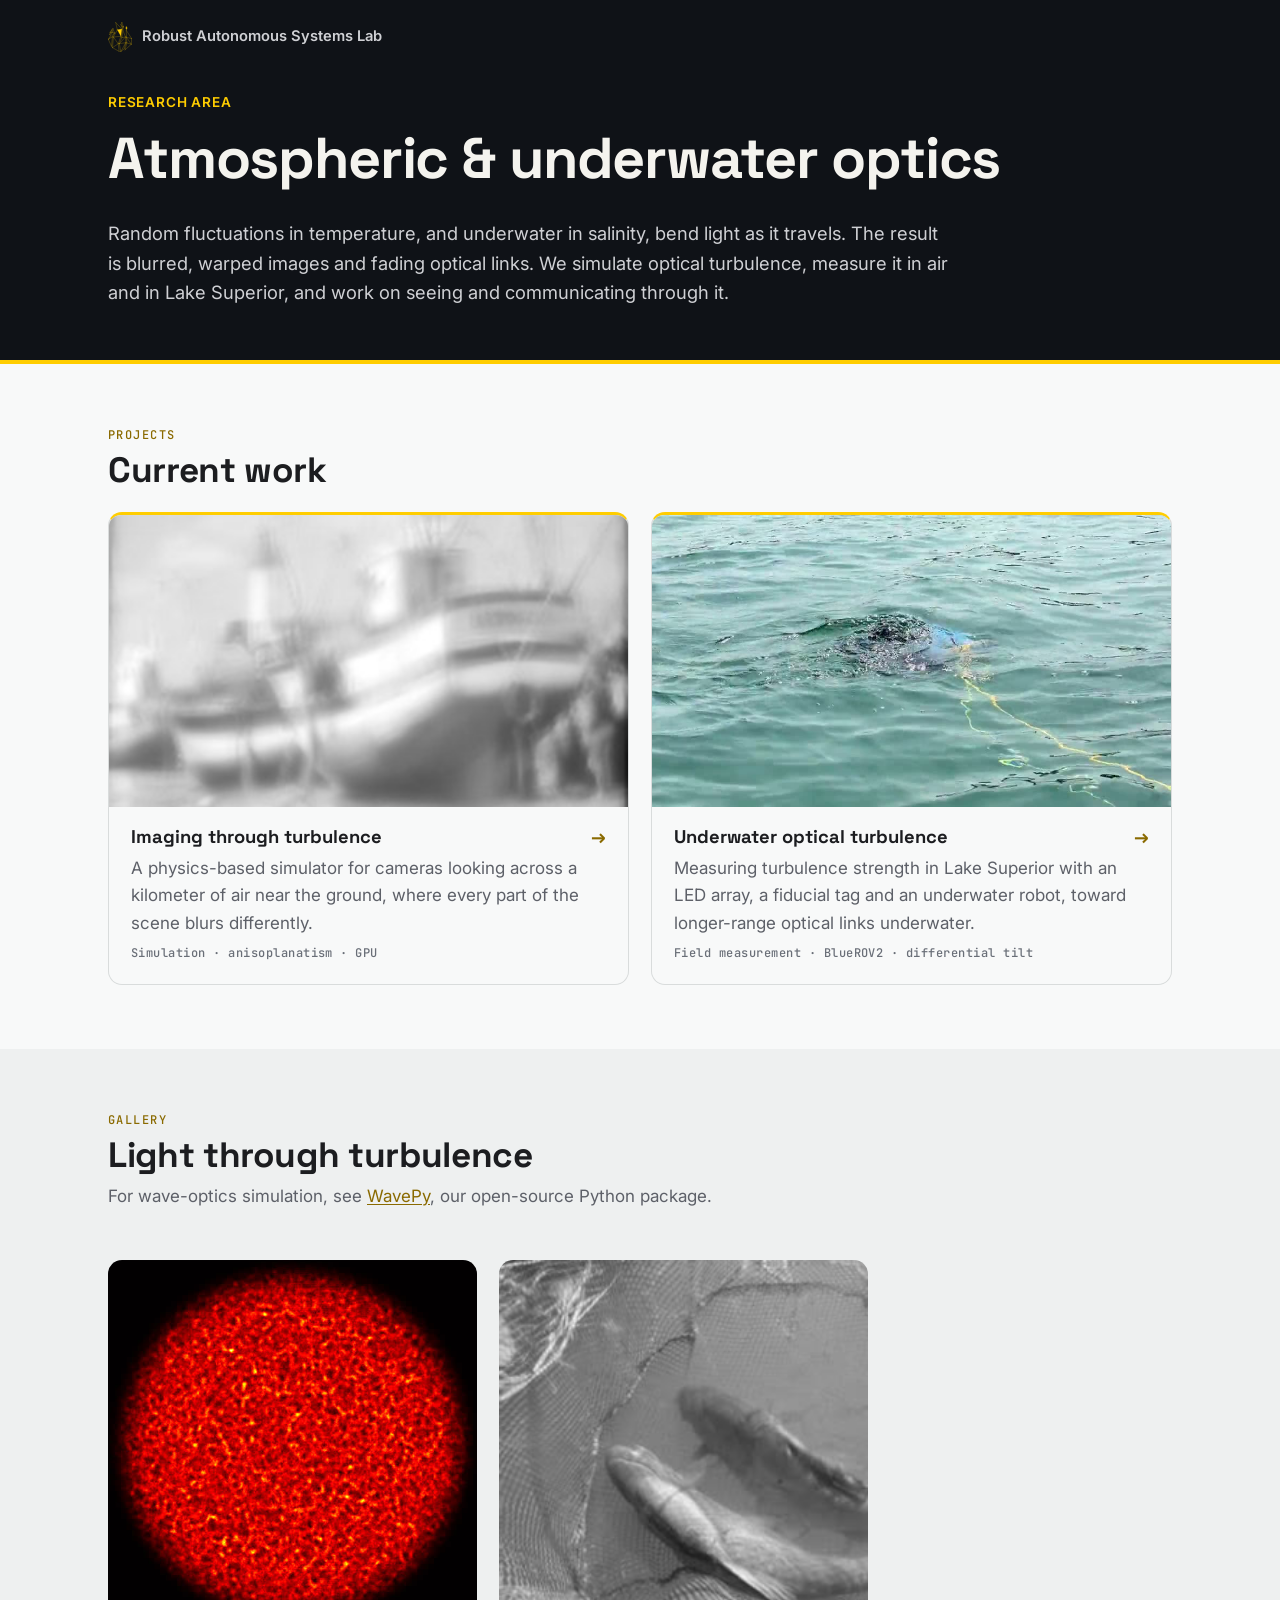
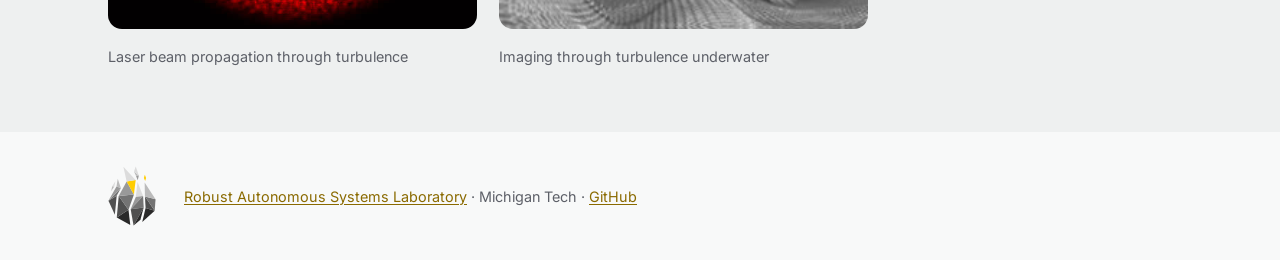
<file: optics/index.html>
<!doctype html>
<html lang="en">
<head>
<meta charset="utf-8">
<meta name="viewport" content="width=device-width, initial-scale=1">
<title>Atmospheric and Underwater Optics</title>
<meta name="description" content="Optical turbulence research at the Robust Autonomous Systems Laboratory, Michigan Tech: imaging through turbulence over horizontal paths and measuring turbulence underwater in Lake Superior.">
<link rel="icon" href="../assets/RASL/flame-avatar-square.svg" type="image/svg+xml">
<link rel="apple-touch-icon" href="../assets/RASL/flame-avatar-square.png">
<link rel="preconnect" href="https://fonts.googleapis.com">
<link rel="preconnect" href="https://fonts.gstatic.com" crossorigin>
<link href="https://fonts.googleapis.com/css2?family=Inter:wght@400;500;600&family=Space+Grotesk:wght@500;700&family=JetBrains+Mono:wght@400;500&display=swap" rel="stylesheet">
<link rel="stylesheet" href="../style.css">
<style>
.stack { display: grid; gap: 22px; }
.stack > *, .media > *, .projects > * { min-width: 0; }
.head { display: grid; gap: 8px; }
.head p { max-width: 68ch; margin: 0; }
.muted { color: var(--muted); }
.projects { display: grid; gap: 22px; }
@media (min-width: 760px) { .projects { grid-template-columns: 1fr 1fr; } }
.projects .card { padding: 0; overflow: hidden; display: grid; grid-template-rows: auto 1fr; }
.projects .thumb { aspect-ratio: 16 / 9; width: 100%; object-fit: cover; background: #000; border-radius: 0; }
.projects .body { padding: 20px 22px 22px; display: grid; gap: 8px; align-content: start; }
.projects .body p { margin: 0; }
.projects .tags { font: 500 12px/1.4 var(--f-mono); color: var(--ink-3); letter-spacing: .04em; }
.media { display: grid; gap: 22px; grid-template-columns: repeat(auto-fit, minmax(220px, 1fr)); max-width: 760px; }
.media figure { margin: 0; display: grid; gap: 8px; }
.media video { width: 100%; height: auto; aspect-ratio: 1; object-fit: cover; border-radius: var(--radius); background: #000; }
.media .trim { overflow: hidden; border-radius: var(--radius); background: #000; }
.media .trim video { width: calc(100% + 8px); max-width: none; margin: -4px; border-radius: 0; }
.media figcaption { color: var(--muted); font-size: .9rem; }
</style>
</head>
<body class="optics">

<header class="hero page">
  <div class="wrap">
    <a class="crumb" href="../"><img src="../assets/RASL/logo-gold-outline.svg" alt="" width="24" height="30">Robust Autonomous Systems Lab</a>
    <p class="eyebrow">Research area</p>
    <h1>Atmospheric &amp; underwater optics</h1>
    <p class="lede">Random fluctuations in temperature, and underwater in salinity, bend light as it travels. The result is blurred, warped images and fading optical links. We simulate optical turbulence, measure it in air and in Lake Superior, and work on seeing and communicating through it.</p>
  </div>
</header>

<main>
  <section class="wrap stack">
    <div class="head">
      <p class="eyebrow">Projects</p>
      <h2>Current work</h2>
    </div>
    <div class="projects">
      <article class="card linked">
        <img class="thumb" src="../turbulence/moderate.jpg" width="400" height="400" alt="A blurred, warped black-and-white photo of beached fishing boats, as seen through simulated turbulence" loading="lazy">
        <div class="body">
          <h3><a class="card-link" href="../turbulence/">Imaging through turbulence</a></h3>
          <p class="muted">A physics-based simulator for cameras looking across a kilometer of air near the ground, where every part of the scene blurs differently.</p>
          <p class="tags">Simulation · anisoplanatism · GPU</p>
        </div>
      </article>
      <article class="card linked">
        <img class="thumb" src="../underwater/media/rov-surface.jpg" width="960" height="540" alt="A BlueROV2 underwater robot at the surface of Lake Superior trailing a yellow tether" loading="lazy">
        <div class="body">
          <h3><a class="card-link" href="../underwater/">Underwater optical turbulence</a></h3>
          <p class="muted">Measuring turbulence strength in Lake Superior with an LED array, a fiducial tag and an underwater robot, toward longer-range optical links underwater.</p>
          <p class="tags">Field measurement · BlueROV2 · differential tilt</p>
        </div>
      </article>
    </div>
  </section>

  <section class="band">
    <div class="wrap stack">
      <div class="head">
        <p class="eyebrow">Gallery</p>
        <h2>Light through turbulence</h2>
        <p class="muted">For wave-optics simulation, see <a href="https://github.com/jpbos/WavePy">WavePy</a>, our open-source Python package.</p>
      </div>
      <div class="media">
        <figure>
          <div class="trim">
            <video data-src="../assets/beam_turbulence.mp4" poster="../assets/beam_turbulence.jpg" autoplay loop muted playsinline width="538" height="538" aria-label="Animated laser beam intensity pattern fluctuating as it propagates through atmospheric turbulence"></video>
          </div>
          <figcaption>Laser beam propagation through turbulence</figcaption>
        </figure>
        <figure>
          <video data-src="../assets/underwater_imaging.mp4" poster="../assets/underwater_imaging.jpg" autoplay loop muted playsinline width="256" height="256" aria-label="Animated view of fish behind netting, distorted by moving water"></video>
          <figcaption>Imaging through turbulence underwater</figcaption>
        </figure>
      </div>
    </div>
  </section>
</main>

<footer class="wrap foot">
  <img class="logo" src="../assets/RASL/flame-avatar-square-transparent.svg" alt="RASL logo" width="72" height="72" loading="lazy">
  <p><a href="../">Robust Autonomous Systems Laboratory</a> · Michigan Tech · <a href="https://github.com/Robust-Autonomous-Systems-Laboratory">GitHub</a></p>
</footer>

<script>
(function () {
  var vids = document.querySelectorAll('video[data-src]');
  var still = window.matchMedia && matchMedia('(prefers-reduced-motion: reduce)').matches;
  function load(v) { if (still) { v.autoplay = false; v.controls = true; } v.src = v.dataset.src; v.removeAttribute('data-src'); }
  if (!('IntersectionObserver' in window)) { vids.forEach(load); return; }
  var io = new IntersectionObserver(function (es) {
    es.forEach(function (e) { if (e.isIntersecting) { load(e.target); io.unobserve(e.target); } });
  }, { rootMargin: '200px' });
  vids.forEach(function (v) { io.observe(v); });
})();
</script>
</body>
</html>
</file>
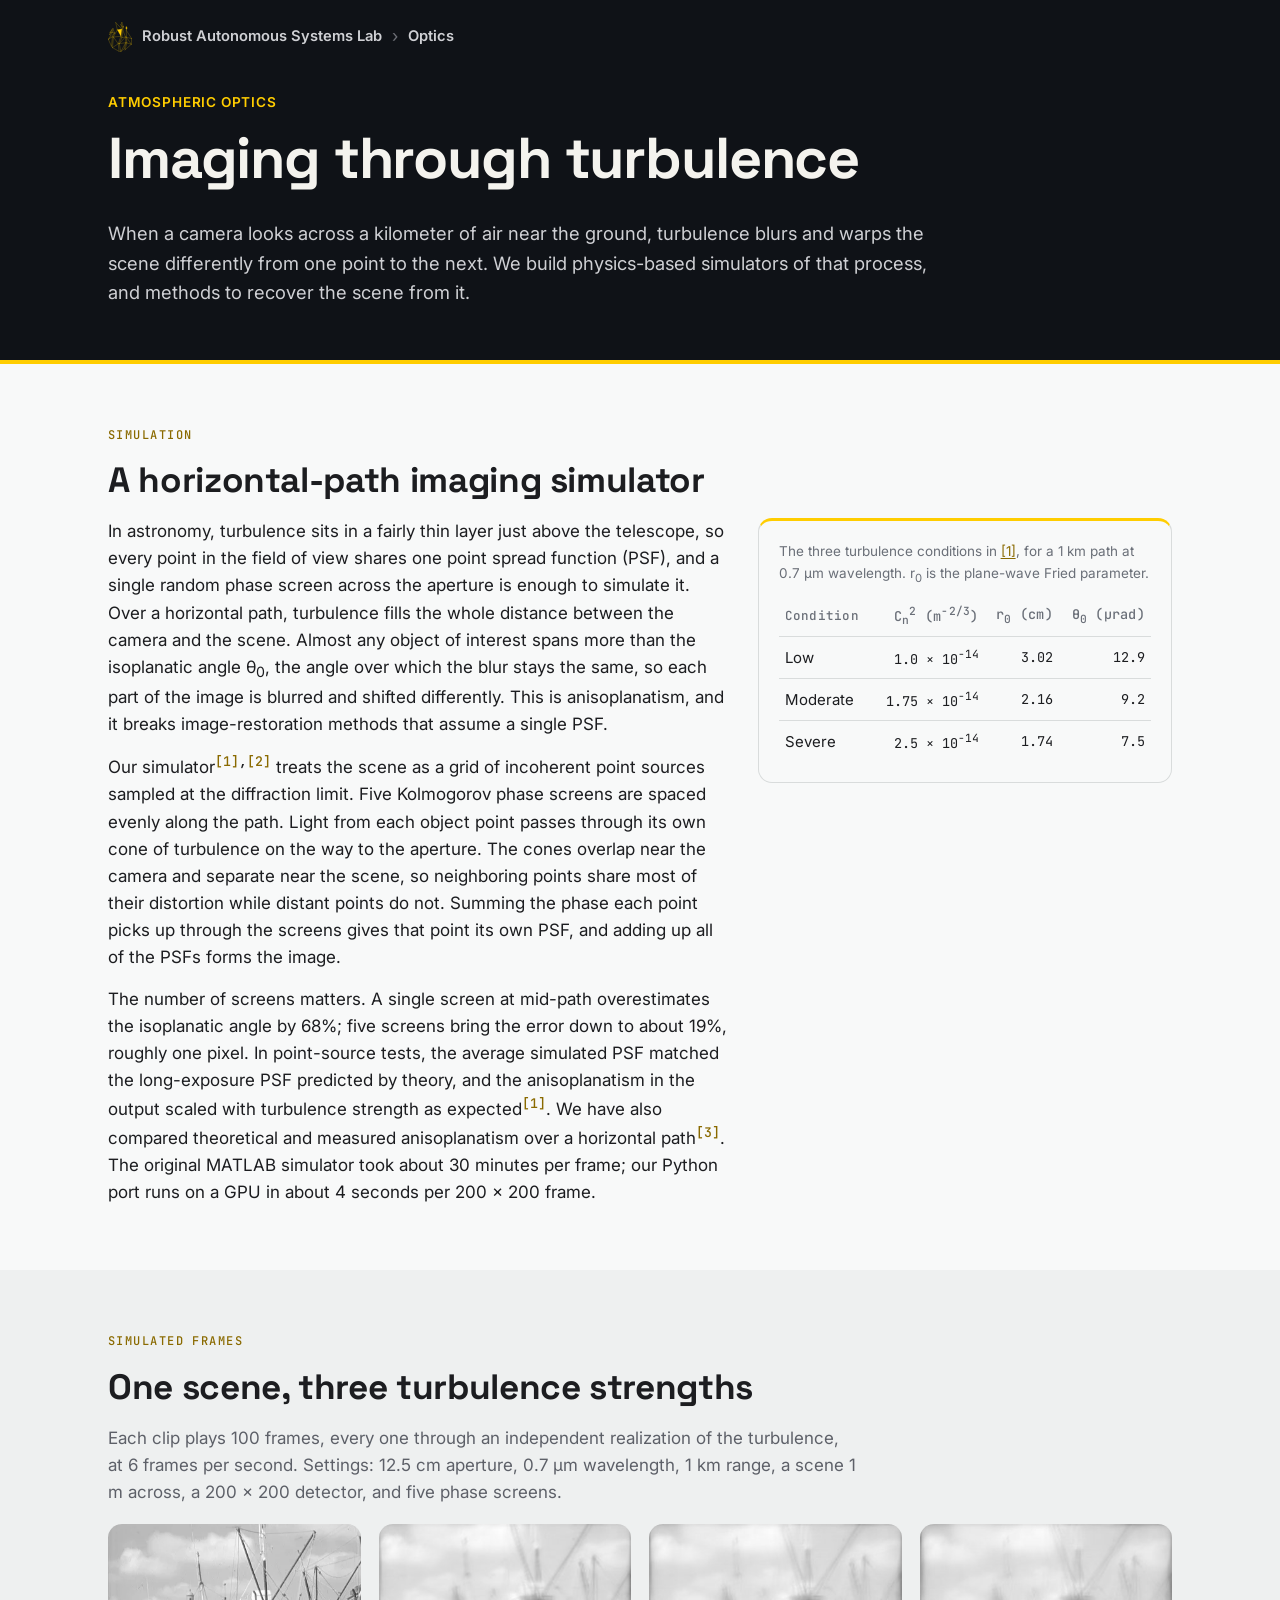
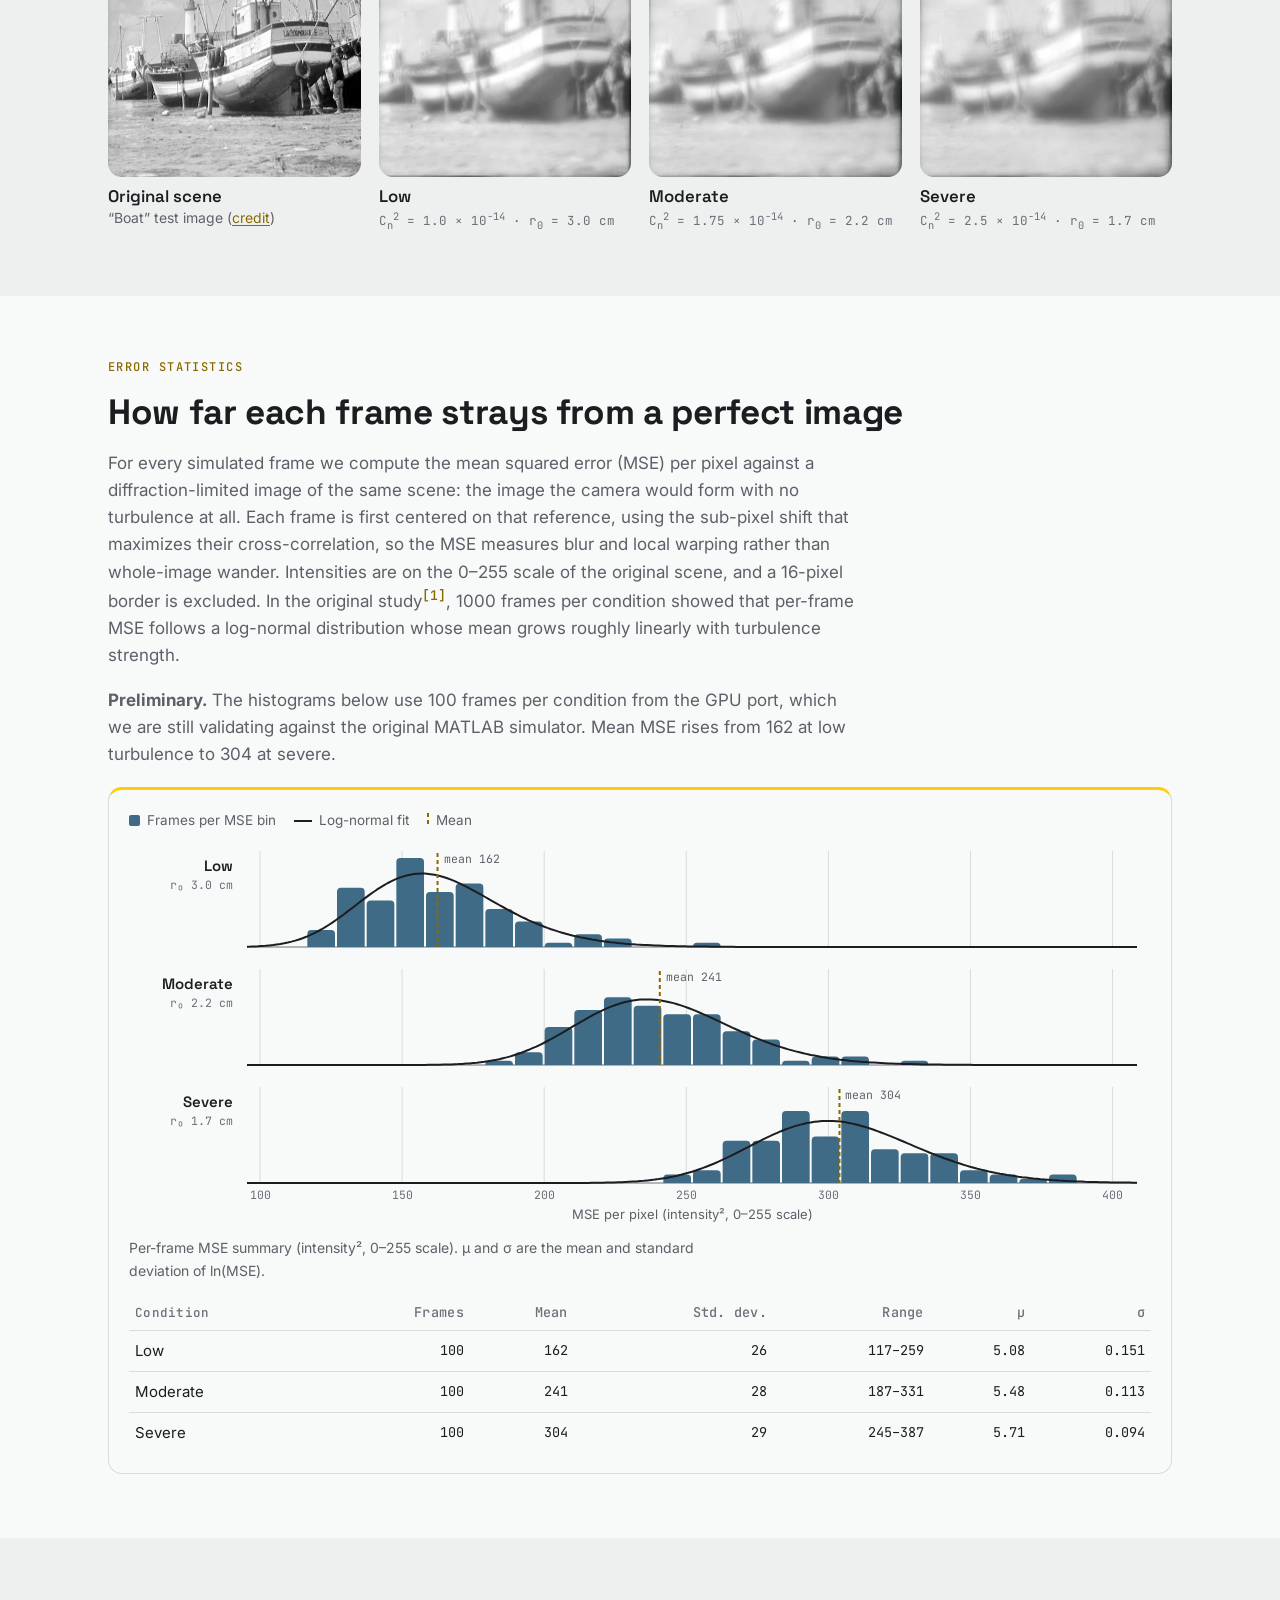
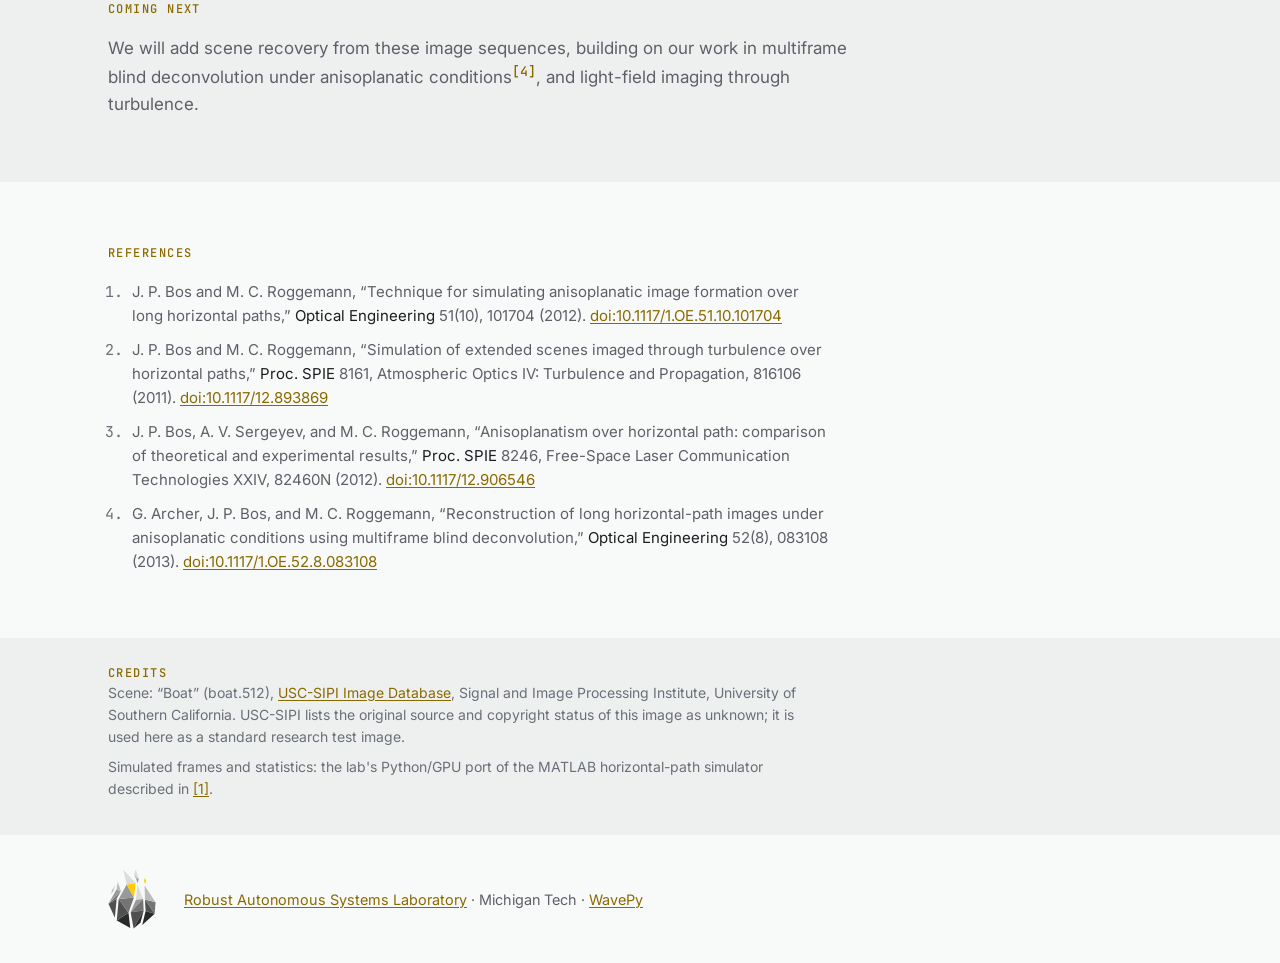
<file: turbulence/index.html>
<!doctype html>
<html lang="en">
<head>
<meta charset="utf-8">
<meta name="viewport" content="width=device-width, initial-scale=1">
<title>Imaging Through Turbulence</title>
<meta name="description" content="A horizontal-path imaging simulator that models turbulence and anisoplanatism, from the Robust Autonomous Systems Laboratory at Michigan Tech.">
<link rel="icon" href="../assets/RASL/flame-avatar-square.svg" type="image/svg+xml">
<link rel="apple-touch-icon" href="../assets/RASL/flame-avatar-square.png">
<link rel="preconnect" href="https://fonts.googleapis.com">
<link rel="preconnect" href="https://fonts.gstatic.com" crossorigin>
<link rel="stylesheet" href="https://fonts.googleapis.com/css2?family=Inter:wght@400;500;600&family=Space+Grotesk:wght@500;700&family=JetBrains+Mono:wght@400;500&display=swap">
<link rel="stylesheet" href="../style.css">
<style>
.stack { display: grid; gap: 18px; }
.stack p { margin: 0; max-width: 68ch; }
.muted { color: var(--muted); }
.small { font-size: 14px; color: var(--ink-3); }
.mono { font-family: var(--f-mono); }
sup.cite, .cite { font: 500 .78em var(--f-mono); }
sup.cite a { text-decoration: none; }

/* Prose + side table */
.two { display: grid; gap: 28px; align-items: start; }
@media (min-width: 900px) { .two { grid-template-columns: 1.5fr 1fr; } }
.prose { display: grid; gap: 14px; }
table { border-collapse: collapse; width: 100%; font-size: 15px; }
caption { text-align: left; font-size: 13.5px; color: var(--ink-3); padding-bottom: 10px; caption-side: top; }
th, td { padding: 8px 6px; border-bottom: 1px solid var(--line); text-align: left; }
th { font: 500 12.5px/1.3 var(--f-mono); letter-spacing: .02em; color: var(--ink-3); }
.tablewrap { overflow-x: auto; }
.tablewrap table { min-width: 460px; }
td.n, th.n { text-align: right; font-family: var(--f-mono); font-size: 13.5px; font-variant-numeric: tabular-nums; }
tr:last-child td { border-bottom: 0; }

/* Frames */
.frames { display: grid; gap: 18px; grid-template-columns: repeat(2, minmax(0, 1fr)); }
@media (min-width: 860px) { .frames { grid-template-columns: repeat(4, minmax(0, 1fr)); } }
.frames figure { margin: 0; display: grid; gap: 8px; align-content: start; }
.frames img, .frames video { width: 100%; height: auto; aspect-ratio: 1; object-fit: cover; border-radius: var(--radius); background: #000; }
.frames figcaption { font-size: 14px; color: var(--muted); line-height: 1.4; }
.frames figcaption b { display: block; color: var(--text); font-family: var(--f-display); font-size: 1.05rem; font-weight: 600; }
.frames .param { font: 400 12.5px/1.4 var(--f-mono); color: var(--ink-3); }

/* Chart */
.key { display: flex; flex-wrap: wrap; gap: 6px 18px; font-size: 13.5px; color: var(--muted); }
.key i { display: inline-block; vertical-align: -1px; margin-right: 7px; }
.key .sw-bar { width: 11px; height: 11px; border-radius: 2px; background: var(--bar); }
.key .sw-line { width: 18px; height: 2px; vertical-align: 3px; background: var(--fit); }
.key .sw-mean { width: 2px; height: 14px; vertical-align: -2px; background: repeating-linear-gradient(to bottom, var(--accent-ink) 0 4px, transparent 4px 7px); }
.chart svg { display: block; width: 100%; height: auto; overflow: visible; }
.chart text { font-family: Inter, sans-serif; fill: var(--muted); font-size: 13px; }
.chart .tick { font-family: var(--f-mono); fill: var(--ink-3); font-size: 11.5px; }
.chart .plabel { fill: var(--text); font-family: var(--f-display); font-size: 15px; font-weight: 600; }
#tip { position: fixed; z-index: 20; pointer-events: none; background: var(--text); color: var(--paper); font-size: 13px; line-height: 1.45; padding: 7px 10px; border-radius: 6px; max-width: 260px; }

/* References */
ol.refs { margin: 0; padding-left: 1.6em; display: grid; gap: 10px; font-size: 15px; color: var(--muted); max-width: 80ch; }
ol.refs li::marker { font-family: var(--f-mono); color: var(--ink-3); }
ol.refs em { color: var(--text); font-style: normal; }
section.band.notes { padding-top: 28px; padding-bottom: 28px; }
.notes p { max-width: 80ch; margin: 0 0 .5em; }
.notes .eyebrow { margin-bottom: 10px; }
</style>
</head>
<body class="optics">
<header class="hero page">
  <div class="wrap">
    <nav class="crumbs"><a class="crumb" href="../"><img src="../assets/RASL/logo-gold-outline.svg" alt="" width="24" height="30">Robust Autonomous Systems Lab</a><span aria-hidden="true">›</span><a class="crumb" href="../optics/">Optics</a></nav>
    <p class="eyebrow">Atmospheric optics</p>
    <h1>Imaging through turbulence</h1>
    <p class="lede">When a camera looks across a kilometer of air near the ground, turbulence blurs and warps the scene differently from one point to the next. We build physics-based simulators of that process, and methods to recover the scene from it.</p>
  </div>
</header>

<main>

  <section class="wrap stack">
    <p class="eyebrow">Simulation</p>
    <h2>A horizontal-path imaging simulator</h2>
    <div class="two">
      <div class="prose">
        <p>In astronomy, turbulence sits in a fairly thin layer just above the telescope, so every point in the field of view shares one point spread function (PSF), and a single random phase screen across the aperture is enough to simulate it. Over a horizontal path, turbulence fills the whole distance between the camera and the scene. Almost any object of interest spans more than the isoplanatic angle θ<sub>0</sub>, the angle over which the blur stays the same, so each part of the image is blurred and shifted differently. This is anisoplanatism, and it breaks image-restoration methods that assume a single PSF.</p>
        <p>Our simulator<sup class="cite"><a href="#ref1">[1]</a>,<a href="#ref2">[2]</a></sup> treats the scene as a grid of incoherent point sources sampled at the diffraction limit. Five Kolmogorov phase screens are spaced evenly along the path. Light from each object point passes through its own cone of turbulence on the way to the aperture. The cones overlap near the camera and separate near the scene, so neighboring points share most of their distortion while distant points do not. Summing the phase each point picks up through the screens gives that point its own PSF, and adding up all of the PSFs forms the image.</p>
        <p>The number of screens matters. A single screen at mid-path overestimates the isoplanatic angle by 68%; five screens bring the error down to about 19%, roughly one pixel. In point-source tests, the average simulated PSF matched the long-exposure PSF predicted by theory, and the anisoplanatism in the output scaled with turbulence strength as expected<sup class="cite"><a href="#ref1">[1]</a></sup>. We have also compared theoretical and measured anisoplanatism over a horizontal path<sup class="cite"><a href="#ref3">[3]</a></sup>. The original MATLAB simulator took about 30 minutes per frame; our Python port runs on a GPU in about 4 seconds per 200 × 200 frame.</p>
      </div>
      <div class="card">
        <table>
          <caption>The three turbulence conditions in <a href="#ref1">[1]</a>, for a 1 km path at 0.7 µm wavelength. r<sub>0</sub> is the plane-wave Fried parameter.</caption>
          <thead><tr><th>Condition</th><th class="n">C<sub>n</sub><sup>2</sup> (m<sup>−2/3</sup>)</th><th class="n">r<sub>0</sub> (cm)</th><th class="n">θ<sub>0</sub> (µrad)</th></tr></thead>
          <tbody>
            <tr><td>Low</td><td class="n">1.0 × 10<sup>−14</sup></td><td class="n">3.02</td><td class="n">12.9</td></tr>
            <tr><td>Moderate</td><td class="n">1.75 × 10<sup>−14</sup></td><td class="n">2.16</td><td class="n">9.2</td></tr>
            <tr><td>Severe</td><td class="n">2.5 × 10<sup>−14</sup></td><td class="n">1.74</td><td class="n">7.5</td></tr>
          </tbody>
        </table>
      </div>
    </div>
  </section>

  <section class="band">
    <div class="wrap stack">
      <p class="eyebrow">Simulated frames</p>
      <h2>One scene, three turbulence strengths</h2>
      <p class="muted">Each clip plays 100 frames, every one through an independent realization of the turbulence, at 6 frames per second. Settings: 12.5 cm aperture, 0.7 µm wavelength, 1 km range, a scene 1 m across, a 200 × 200 detector, and five phase screens.</p>
      <div class="frames">
        <figure>
          <picture>
            <source type="image/webp" srcset="boats.webp?v=2">
            <img src="boats.jpg?v=2" width="400" height="400" alt="Black-and-white photograph of fishing boats beached at low tide, with a lighthouse behind them">
          </picture>
          <figcaption><b>Original scene</b>“Boat” test image (<a href="#credits">credit</a>)</figcaption>
        </figure>
        <figure>
          <video data-src="low.mp4?v=6fps" poster="low.jpg" autoplay loop muted playsinline width="400" height="400" aria-label="The boat scene through low turbulence: slightly blurred, with gentle shimmer"></video>
          <figcaption><b>Low</b><span class="param">C<sub>n</sub><sup>2</sup> = 1.0 × 10<sup>−14</sup> · r<sub>0</sub> = 3.0 cm</span></figcaption>
        </figure>
        <figure>
          <video data-src="moderate.mp4?v=6fps" poster="moderate.jpg" autoplay loop muted playsinline width="400" height="400" aria-label="The boat scene through moderate turbulence: more blur, and different parts of the scene wobble independently"></video>
          <figcaption><b>Moderate</b><span class="param">C<sub>n</sub><sup>2</sup> = 1.75 × 10<sup>−14</sup> · r<sub>0</sub> = 2.2 cm</span></figcaption>
        </figure>
        <figure>
          <video data-src="severe.mp4?v=6fps" poster="severe.jpg" autoplay loop muted playsinline width="400" height="400" aria-label="The boat scene through severe turbulence: heavily blurred, with strong warping that varies across the frame"></video>
          <figcaption><b>Severe</b><span class="param">C<sub>n</sub><sup>2</sup> = 2.5 × 10<sup>−14</sup> · r<sub>0</sub> = 1.7 cm</span></figcaption>
        </figure>
      </div>
    </div>
  </section>

  <section class="wrap stack">
    <p class="eyebrow">Error statistics</p>
    <h2>How far each frame strays from a perfect image</h2>
    <p class="muted">For every simulated frame we compute the mean squared error (MSE) per pixel against a diffraction-limited image of the same scene: the image the camera would form with no turbulence at all. Each frame is first centered on that reference, using the sub-pixel shift that maximizes their cross-correlation, so the MSE measures blur and local warping rather than whole-image wander. Intensities are on the 0–255 scale of the original scene, and a 16-pixel border is excluded. In the original study<sup class="cite"><a href="#ref1">[1]</a></sup>, 1000 frames per condition showed that per-frame MSE follows a log-normal distribution whose mean grows roughly linearly with turbulence strength.</p>
    <p class="muted"><strong>Preliminary.</strong> The histograms below use 100 frames per condition from the GPU port, which we are still validating against the original MATLAB simulator. <span id="msenote"></span></p>
    <div class="card" style="display:grid;gap:14px">
      <div class="key"><span><i class="sw-bar"></i>Frames per MSE bin</span><span><i class="sw-line"></i>Log-normal fit</span><span><i class="sw-mean"></i>Mean</span></div>
      <div class="chart" id="chart" role="img" aria-label="Histograms of per-frame mean squared error for low, moderate and severe turbulence, on a shared axis, each with a fitted log-normal curve"></div>
      <p class="small">Per-frame MSE summary (intensity², 0–255 scale). μ and σ are the mean and standard deviation of ln(MSE).</p>
      <div class="tablewrap"><table id="msetable"></table></div>
    </div>
  </section>

  <section class="band">
    <div class="wrap stack">
      <p class="eyebrow">Coming next</p>
      <p class="muted">We will add scene recovery from these image sequences, building on our work in multiframe blind deconvolution under anisoplanatic conditions<sup class="cite"><a href="#ref4">[4]</a></sup>, and light-field imaging through turbulence.</p>
    </div>
  </section>

  <section id="refs" class="wrap stack">
    <p class="eyebrow">References</p>
    <ol class="refs">
      <li id="ref1">J. P. Bos and M. C. Roggemann, “Technique for simulating anisoplanatic image formation over long horizontal paths,” <em>Optical Engineering</em> 51(10), 101704 (2012). <a href="https://doi.org/10.1117/1.OE.51.10.101704">doi:10.1117/1.OE.51.10.101704</a></li>
      <li id="ref2">J. P. Bos and M. C. Roggemann, “Simulation of extended scenes imaged through turbulence over horizontal paths,” <em>Proc. SPIE</em> 8161, Atmospheric Optics IV: Turbulence and Propagation, 816106 (2011). <a href="https://doi.org/10.1117/12.893869">doi:10.1117/12.893869</a></li>
      <li id="ref3">J. P. Bos, A. V. Sergeyev, and M. C. Roggemann, “Anisoplanatism over horizontal path: comparison of theoretical and experimental results,” <em>Proc. SPIE</em> 8246, Free-Space Laser Communication Technologies XXIV, 82460N (2012). <a href="https://doi.org/10.1117/12.906546">doi:10.1117/12.906546</a></li>
      <li id="ref4">G. Archer, J. P. Bos, and M. C. Roggemann, “Reconstruction of long horizontal-path images under anisoplanatic conditions using multiframe blind deconvolution,” <em>Optical Engineering</em> 52(8), 083108 (2013). <a href="https://doi.org/10.1117/1.OE.52.8.083108">doi:10.1117/1.OE.52.8.083108</a></li>
    </ol>
  </section>

  <section id="credits" class="band notes">
    <div class="wrap">
      <p class="eyebrow">Credits</p>
      <p class="small">Scene: “Boat” (boat.512), <a href="https://sipi.usc.edu/database/">USC-SIPI Image Database</a>, Signal and Image Processing Institute, University of Southern California. USC-SIPI lists the original source and copyright status of this image as unknown; it is used here as a standard research test image.</p>
      <p class="small">Simulated frames and statistics: the lab's Python/GPU port of the MATLAB horizontal-path simulator described in <a href="#ref1">[1]</a>.</p>
    </div>
  </section>
</main>

<footer class="wrap foot">
  <img class="logo" src="../assets/RASL/flame-avatar-square-transparent.svg" alt="RASL logo" width="72" height="72" loading="lazy">
  <p><a href="../">Robust Autonomous Systems Laboratory</a> · Michigan Tech · <a href="https://github.com/jpbos/WavePy">WavePy</a></p>
</footer>
<div id="tip" hidden></div>

<script type="application/json" id="mse">{"roll":[-1,0],"border":16,"registered":true,"conditions":[{"name":"low","cn2":1e-14,"r0_cm_plane":3.02,"n":100,"mean":162.47,"sd":25.51,"median":158.01,"min":117.02,"max":259.47,"ln_mu":5.0789,"ln_sigma":0.1511,"shift_rms_px":0.48,"counts":[0,0,4,14,11,21,13,15,9,6,1,3,2,0,0,1,0,0,0,0,0,0,0,0,0,0,0,0,0,0]},{"name":"moderate","cn2":1.75e-14,"r0_cm_plane":2.16,"n":100,"mean":240.68,"sd":27.8,"median":237.16,"min":187.08,"max":331.29,"ln_mu":5.4771,"ln_sigma":0.113,"shift_rms_px":0.62,"counts":[0,0,0,0,0,0,0,0,1,3,9,13,16,14,12,12,8,6,1,2,2,0,1,0,0,0,0,0,0,0]},{"name":"severe","cn2":2.5e-14,"r0_cm_plane":1.74,"n":100,"mean":303.91,"sd":29.14,"median":303.3,"min":245.17,"max":387.0,"ln_mu":5.7123,"ln_sigma":0.0943,"shift_rms_px":0.72,"counts":[0,0,0,0,0,0,0,0,0,0,0,0,0,0,2,3,10,10,17,11,17,8,7,7,3,2,1,2,0,0]}],"edges":[95.42,105.86,116.3,126.74,137.18,147.62,158.06,168.5,178.94,189.38,199.81,210.25,220.69,231.13,241.57,252.01,262.45,272.89,283.33,293.77,304.21,314.65,325.09,335.52,345.96,356.4,366.84,377.28,387.72,398.16,408.6]}</script>
<script>
  // Load the clips only when they scroll into view; with reduced motion, show controls instead of autoplaying.
  (function () {
    var vids = document.querySelectorAll('video[data-src]');
    var still = window.matchMedia && matchMedia('(prefers-reduced-motion: reduce)').matches;
    function load(v) {
      if (still) { v.autoplay = false; v.controls = true; }
      v.src = v.dataset.src; v.removeAttribute('data-src');
    }
    if (!('IntersectionObserver' in window)) { vids.forEach(load); return; }
    var io = new IntersectionObserver(function (entries) {
      entries.forEach(function (e) { if (e.isIntersecting) { load(e.target); io.unobserve(e.target); } });
    }, { rootMargin: '200px' });
    vids.forEach(function (v) { io.observe(v); });
  })();

  // MSE histograms: three small multiples on one shared x-axis.
  (function () {
    var D = JSON.parse(document.getElementById('mse').textContent);
    var C = D.conditions, E = D.edges, nb = E.length - 1;
    var LABEL = { low: 'Low', moderate: 'Moderate', severe: 'Severe' };
    var fmt = function (v, d) { return Number(v).toFixed(d == null ? 0 : d); };
    var tip = document.getElementById('tip');
    function showTip(html, x, y) {
      tip.innerHTML = html; tip.hidden = false;
      var r = tip.getBoundingClientRect(), L = x + 14, T = y + 14;
      if (L + r.width > innerWidth - 8) L = x - r.width - 14;
      if (T + r.height > innerHeight - 8) T = y - r.height - 14;
      tip.style.left = Math.max(8, L) + 'px'; tip.style.top = Math.max(8, T) + 'px';
    }
    function hideTip() { tip.hidden = true; }

    function draw() {
      var el = document.getElementById('chart');
      var W = Math.max(320, Math.round(el.clientWidth || 900)), narrow = W < 560;
      var left = narrow ? 10 : 118, right = 14, top = narrow ? 26 : 6, ph = narrow ? 92 : 96, gap = narrow ? 34 : 22, axisH = 40;
      var H = top + C.length * (ph + gap) - gap + axisH;
      var x0 = E[0], x1 = E[nb], pw = W - left - right;
      var x = function (v) { return left + pw * (v - x0) / (x1 - x0); };
      var cmax = Math.max.apply(null, C.map(function (c) { return Math.max.apply(null, c.counts); }));
      // log-normal density scaled to expected counts per bin
      var bw = (x1 - x0) / nb;
      function pdfCount(c, v) { var z = (Math.log(v) - c.ln_mu) / c.ln_sigma; return c.n * bw * Math.exp(-0.5 * z * z) / (v * c.ln_sigma * Math.sqrt(2 * Math.PI)); }
      var ymax = cmax;
      C.forEach(function (c) { for (var i = 0; i <= 200; i++) { var v = x0 + (x1 - x0) * i / 200; if (v > 0) ymax = Math.max(ymax, pdfCount(c, v)); } });
      ymax *= 1.08;
      var s = '<svg viewBox="0 0 ' + W + ' ' + H + '" width="' + W + '" height="' + H + '">';
      var ticks = [], step = Math.pow(10, Math.floor(Math.log10((x1 - x0) / 4)));
      [1, 2, 2.5, 5, 10].some(function (m) { if ((x1 - x0) / (step * m) <= (narrow ? 4 : 7)) { step *= m; return true; } });
      for (var t = Math.ceil(x0 / step) * step; t <= x1 + 1e-9; t += step) ticks.push(t);
      C.forEach(function (c, k) {
        var py = top + k * (ph + gap), base = py + ph;
        var y = function (v) { return base - ph * v / ymax; };
        ticks.forEach(function (t) { s += '<line x1="' + x(t) + '" x2="' + x(t) + '" y1="' + py + '" y2="' + base + '" stroke="var(--rule)" stroke-width="1"/>'; });
        s += '<line x1="' + left + '" x2="' + (W - right) + '" y1="' + base + '" y2="' + base + '" stroke="var(--ink-3)" stroke-width="1"/>';
        if (narrow) s += '<text class="plabel" x="' + left + '" y="' + (py - 8) + '">' + LABEL[c.name] + ' <tspan class="tick">r₀ ' + fmt(c.r0_cm_plane, 1) + ' cm</tspan></text>';
        else s += '<text class="plabel" x="' + (left - 14) + '" y="' + (py + 20) + '" text-anchor="end">' + LABEL[c.name] + '</text><text class="tick" x="' + (left - 14) + '" y="' + (py + 38) + '" text-anchor="end">r₀ ' + fmt(c.r0_cm_plane, 1) + ' cm</text>';
        // bars: 2px gap between neighbors, 4px rounded tops anchored to the baseline
        for (var i = 0; i < nb; i++) {
          var n = c.counts[i]; if (!n) continue;
          var bx = x(E[i]) + 1, bwid = Math.max(1, x(E[i + 1]) - x(E[i]) - 2), by = y(n), bh = base - by, r = Math.min(4, bwid / 2, bh);
          var d = 'M' + bx + ',' + base + 'V' + (by + r) + 'Q' + bx + ',' + by + ' ' + (bx + r) + ',' + by + 'H' + (bx + bwid - r) + 'Q' + (bx + bwid) + ',' + by + ' ' + (bx + bwid) + ',' + (by + r) + 'V' + base + 'Z';
          s += '<path d="' + d + '" fill="var(--bar)"/>';
        }
        // fitted curve
        var pts = [];
        for (var j = 0; j <= 240; j++) { var v = x0 + (x1 - x0) * j / 240; if (v > 0) pts.push(x(v).toFixed(1) + ',' + y(pdfCount(c, v)).toFixed(1)); }
        s += '<polyline points="' + pts.join(' ') + '" fill="none" stroke="var(--fit)" stroke-width="2" stroke-linejoin="round"/>';
        // mean
        s += '<line x1="' + x(c.mean) + '" x2="' + x(c.mean) + '" y1="' + (py + 2) + '" y2="' + base + '" stroke="var(--accent-ink)" stroke-width="2" stroke-dasharray="4 3"/>';
        var lx = x(c.mean) + 6, anchor = 'start';
        if (lx > W - right - 90) { lx = x(c.mean) - 6; anchor = 'end'; }
        s += '<text class="tick" x="' + lx + '" y="' + (py + 12) + '" text-anchor="' + anchor + '" style="fill:var(--ink-2)">mean ' + fmt(c.mean) + '</text>';
        // hover targets: full panel height per bin, wider than the mark
        for (var i2 = 0; i2 < nb; i2++) {
          s += '<rect class="hit" data-k="' + k + '" data-i="' + i2 + '" x="' + x(E[i2]) + '" y="' + py + '" width="' + (x(E[i2 + 1]) - x(E[i2])) + '" height="' + ph + '" fill="transparent"/>';
        }
      });
      var ay = top + C.length * (ph + gap) - gap;
      ticks.forEach(function (t) { s += '<text class="tick" x="' + x(t) + '" y="' + (ay + 16) + '" text-anchor="middle">' + fmt(t) + '</text>'; });
      s += '<text x="' + (left + pw / 2) + '" y="' + (ay + 36) + '" text-anchor="middle">MSE per pixel (intensity², 0–255 scale)</text>';
      el.innerHTML = s + '</svg>';
      el.querySelectorAll('rect.hit').forEach(function (h) {
        var c = C[+h.dataset.k], i = +h.dataset.i;
        var html = '<b>' + LABEL[c.name] + '</b><br>' + c.counts[i] + ' of ' + c.n + ' frames with MSE ' + fmt(E[i]) + '–' + fmt(E[i + 1]);
        h.addEventListener('mousemove', function (e) { showTip(html, e.clientX, e.clientY); });
        h.addEventListener('mouseleave', hideTip);
      });
    }
    draw();
    var rt; addEventListener('resize', function () { clearTimeout(rt); rt = setTimeout(draw, 120); });

    var rows = C.map(function (c) {
      return '<tr><td>' + LABEL[c.name] + '</td><td class="n">' + c.n + '</td><td class="n">' + fmt(c.mean) + '</td><td class="n">' + fmt(c.sd) + '</td><td class="n">' + fmt(c.min) + '–' + fmt(c.max) + '</td><td class="n">' + fmt(c.ln_mu, 2) + '</td><td class="n">' + fmt(c.ln_sigma, 3) + '</td></tr>';
    }).join('');
    var tbl = document.getElementById('msetable');
    tbl.insertAdjacentHTML('beforeend', '<thead><tr><th>Condition</th><th class="n">Frames</th><th class="n">Mean</th><th class="n">Std. dev.</th><th class="n">Range</th><th class="n">μ</th><th class="n">σ</th></tr></thead><tbody>' + rows + '</tbody>');
    var lo = C[0], hi = C[C.length - 1];
    document.getElementById('msenote').textContent = 'Mean MSE rises from ' + fmt(lo.mean) + ' at low turbulence to ' + fmt(hi.mean) + ' at severe.';
  })();
</script>
</body>
</html>
</file>
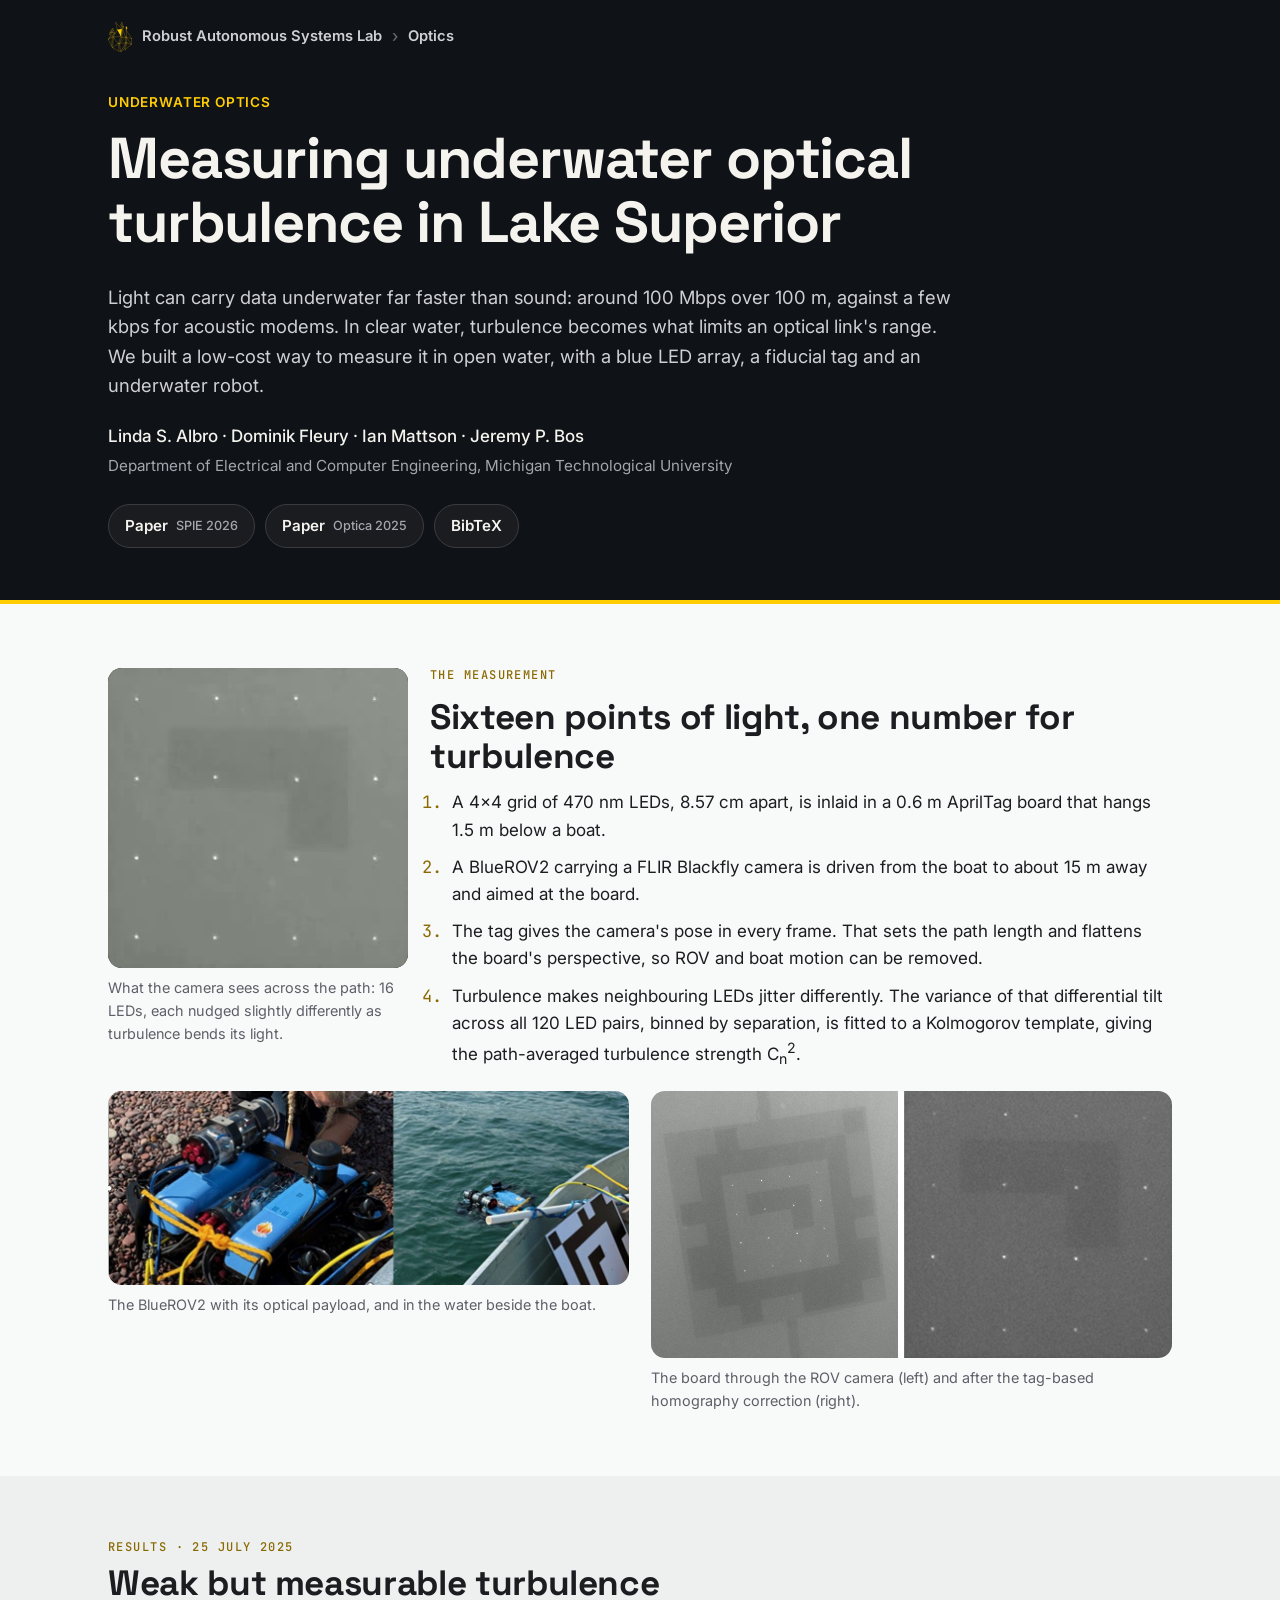
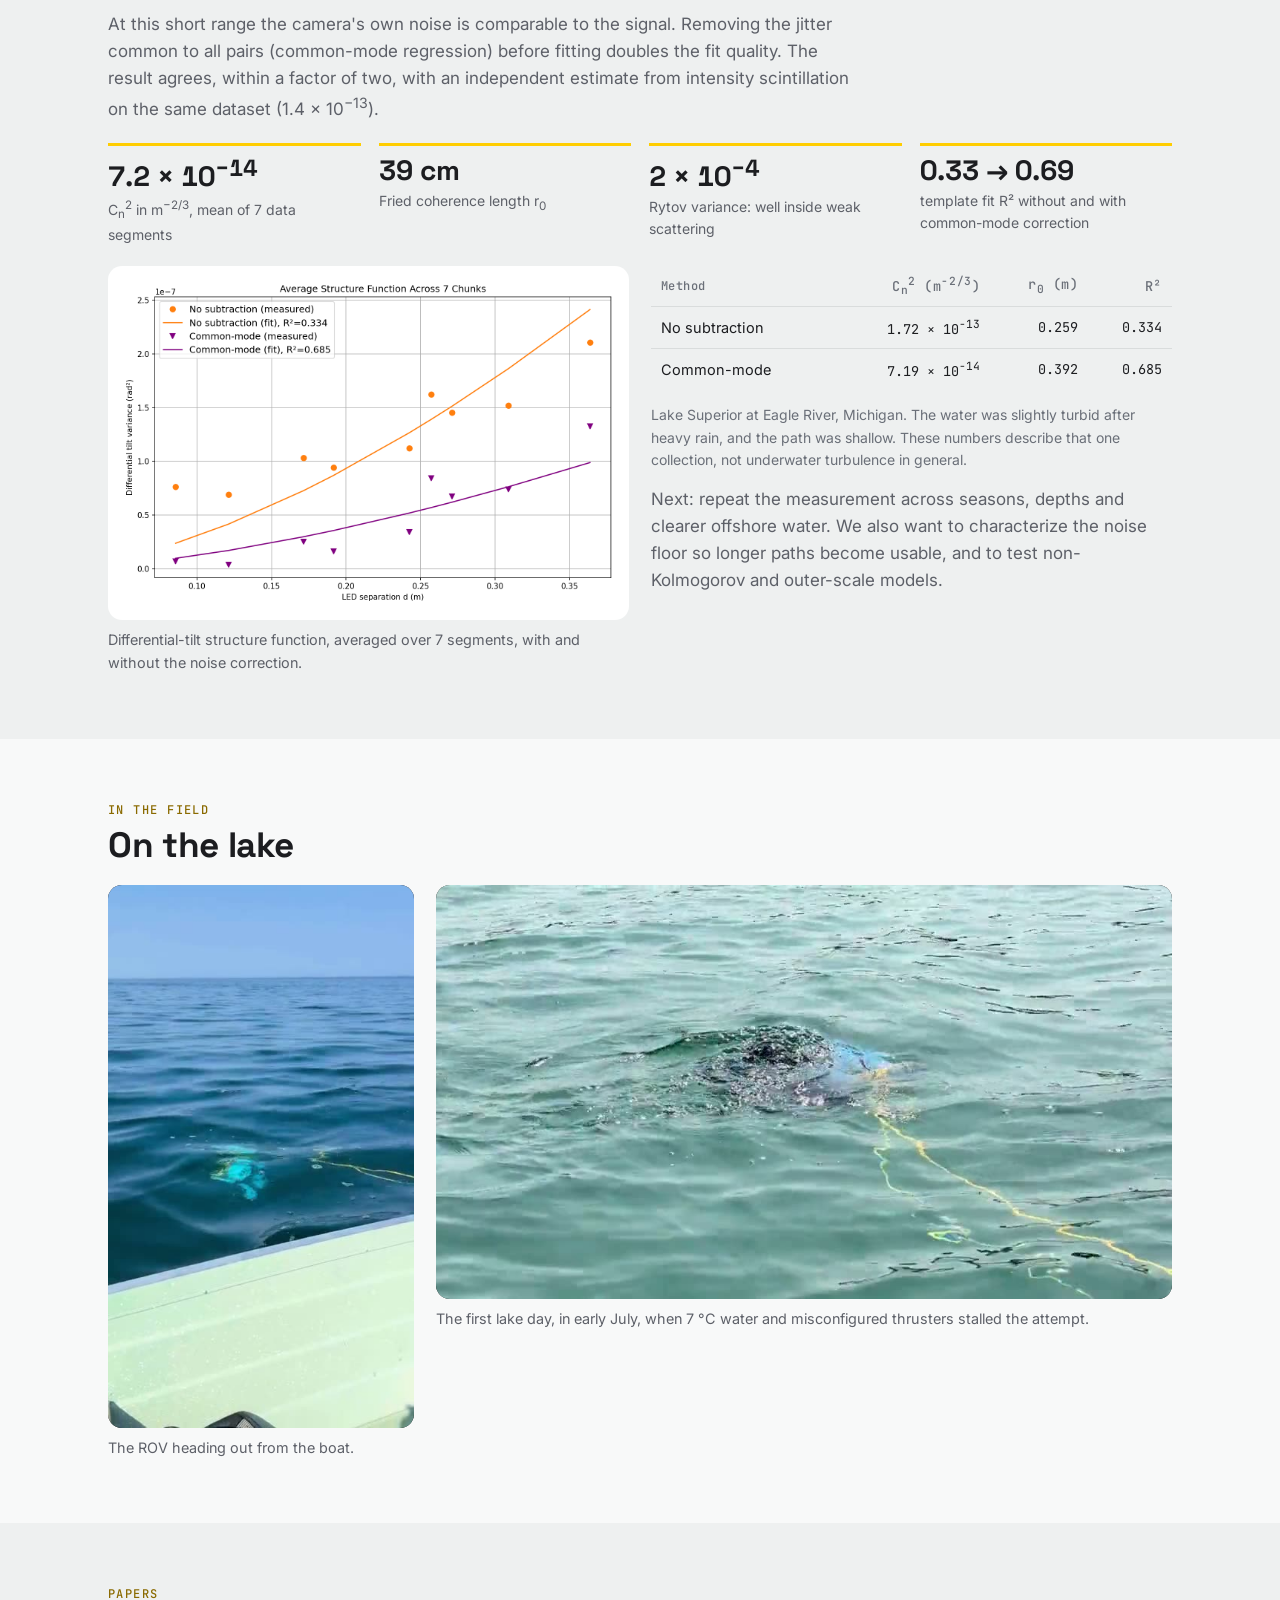
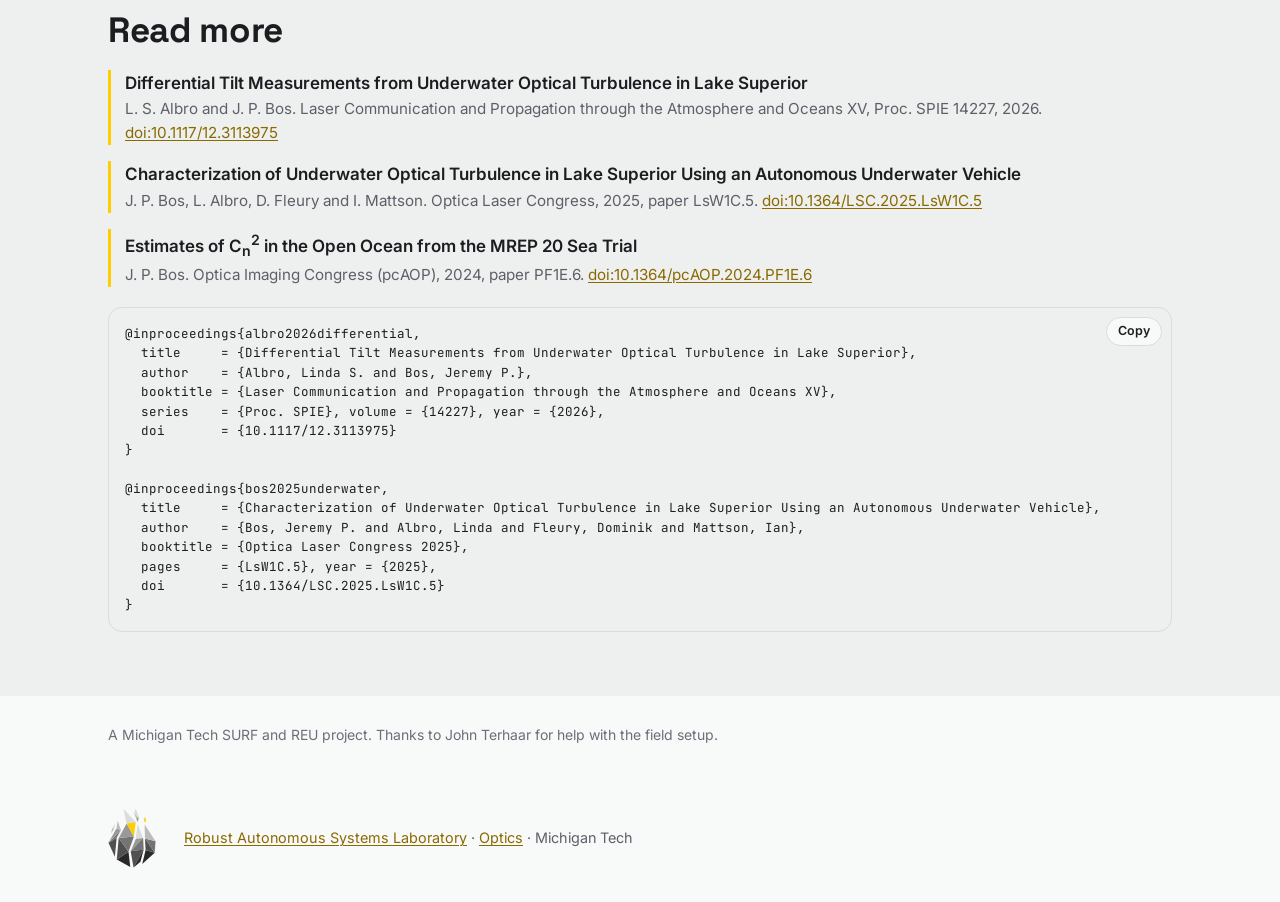
<file: underwater/index.html>
<!doctype html>
<html lang="en">
<head>
<meta charset="utf-8">
<meta name="viewport" content="width=device-width, initial-scale=1">
<title>Underwater Optical Turbulence</title>
<meta name="description" content="Measuring optical turbulence underwater in Lake Superior with an LED array, an AprilTag and a BlueROV2, for longer-range underwater optical communication. Robust Autonomous Systems Laboratory, Michigan Tech.">
<meta property="og:title" content="Underwater optical turbulence in Lake Superior">
<meta property="og:image" content="https://robust-autonomous-systems-laboratory.github.io/underwater/media/rov-boat.jpg">
<link rel="icon" href="../assets/RASL/flame-avatar-square.svg" type="image/svg+xml">
<link rel="apple-touch-icon" href="../assets/RASL/flame-avatar-square.png">
<link rel="preconnect" href="https://fonts.googleapis.com">
<link rel="preconnect" href="https://fonts.gstatic.com" crossorigin>
<link href="https://fonts.googleapis.com/css2?family=Inter:wght@400;500;600&family=Space+Grotesk:wght@500;700&family=JetBrains+Mono:wght@400;500&display=swap" rel="stylesheet">
<link rel="stylesheet" href="../style.css">
<style>
.stack { display: grid; gap: 20px; }
.stack > *, .grid2 > * { min-width: 0; }
.head { display: grid; gap: 8px; }
.head p, .prose p { max-width: 68ch; margin: 0; }
.muted { color: var(--muted); }
.small { font-size: 14px; color: var(--ink-3); margin: 0; }
.prose { display: grid; gap: 14px; }
.authors { margin: 22px 0 4px; color: #f4f3ee; font-weight: 500; }
.authors span { white-space: nowrap; }
.affil { color: #a4a6ad; font-size: .95rem; margin: 0; }
.btns { list-style: none; padding: 0; margin: 26px 0 0; display: flex; flex-wrap: wrap; gap: 10px; }
.btns a { display: inline-flex; align-items: center; gap: 8px; padding: 9px 16px; border-radius: 999px; border: 1px solid #3a3c42; background: #1b1c20; color: #f4f3ee; text-decoration: none; font-weight: 600; font-size: .95rem; }
.btns a:hover, .btns a:focus-visible { border-color: var(--gold); color: var(--gold); }
.btns small { font-weight: 500; color: #a4a6ad; }
figure { margin: 0; display: grid; gap: 8px; align-content: start; min-width: 0; }
figure img, figure video { width: 100%; height: auto; border-radius: var(--radius); background: #000; }
figcaption { color: var(--muted); font-size: .9rem; }
.on-white { background: #fff; border-radius: var(--radius); padding: 10px; }
.on-white img { border-radius: 4px; background: #fff; }
.grid2 { display: grid; gap: 22px; }
@media (min-width: 860px) { .grid2 { grid-template-columns: 1fr 1fr; align-items: start; } }
.lead-grid { display: grid; gap: 22px; }
@media (min-width: 860px) { .lead-grid { grid-template-columns: 300px 1fr; align-items: start; } }
.stats { display: grid; grid-template-columns: repeat(auto-fit, minmax(170px, 1fr)); gap: 18px; }
.stat { border-top: 3px solid var(--gold); padding-top: 10px; display: grid; gap: 4px; align-content: start; }
.stat b { font: 700 28px/1.05 var(--f-display); font-variant-numeric: tabular-nums; }
.stat span { font-size: 14px; color: var(--muted); }
ol.how { margin: 0; padding-left: 1.3em; display: grid; gap: 10px; max-width: 72ch; }
ol.how li::marker { color: var(--link); font-family: var(--f-mono); }
.vids { display: grid; gap: 22px; grid-template-columns: 1fr; }
@media (min-width: 760px) { .vids { grid-template-columns: 1fr 2.4fr; align-items: start; } }
table { border-collapse: collapse; width: 100%; font-size: 14.5px; }
th, td { padding: 8px 10px; text-align: left; border-bottom: 1px solid var(--line); }
th { font: 500 12px/1.3 var(--f-mono); letter-spacing: .04em; color: var(--ink-3); }
td.n, th.n { text-align: right; font-family: var(--f-mono); font-variant-numeric: tabular-nums; font-size: 13.5px; }
tr:last-child td { border-bottom: 0; }
.papers { list-style: none; padding: 0; margin: 0; display: grid; gap: 16px; }
.papers li { border-left: 3px solid var(--gold); padding-left: 14px; }
.papers em { font-style: normal; color: var(--text); font-weight: 600; }
.papers span { display: block; color: var(--muted); font-size: .95rem; }
.bib { position: relative; }
.bib pre { margin: 0; padding: 16px; background: var(--paper-2); border: 1px solid var(--line); border-radius: var(--radius); overflow-x: auto; font: 12.5px/1.55 var(--f-mono); color: var(--text); }
.bib button { position: absolute; top: 10px; right: 10px; font: 600 12.5px/1 Inter, sans-serif; padding: 7px 11px; border-radius: 999px; border: 1px solid var(--line); background: var(--paper); color: var(--text); cursor: pointer; }
.bib button:hover { border-color: var(--gold); }
section.band.notes { padding-top: 28px; padding-bottom: 28px; }
</style>
</head>
<body class="optics">

<header class="hero page">
  <div class="wrap">
    <nav class="crumbs"><a class="crumb" href="../"><img src="../assets/RASL/logo-gold-outline.svg" alt="" width="24" height="30">Robust Autonomous Systems Lab</a><span aria-hidden="true">›</span><a class="crumb" href="../optics/">Optics</a></nav>
    <p class="eyebrow">Underwater optics</p>
    <h1>Measuring underwater optical turbulence in Lake Superior</h1>
    <p class="lede">Light can carry data underwater far faster than sound: around 100&nbsp;Mbps over 100&nbsp;m, against a few kbps for acoustic modems. In clear water, turbulence becomes what limits an optical link's range. We built a low-cost way to measure it in open water, with a blue LED array, a fiducial tag and an underwater robot.</p>
    <p class="authors"><span>Linda S. Albro</span> · <span>Dominik Fleury</span> · <span>Ian Mattson</span> · <span>Jeremy P. Bos</span></p>
    <p class="affil">Department of Electrical and Computer Engineering, Michigan Technological University</p>
    <ul class="btns">
      <li><a href="https://doi.org/10.1117/12.3113975">Paper <small>SPIE 2026</small></a></li>
      <li><a href="https://doi.org/10.1364/LSC.2025.LsW1C.5">Paper <small>Optica 2025</small></a></li>
      <li><a href="#cite">BibTeX</a></li>
    </ul>
  </div>
</header>

<main>
  <section class="wrap stack">
    <div class="lead-grid">
      <figure>
        <video data-src="media/led-array.mp4" poster="media/led-array.jpg" autoplay loop muted playsinline width="300" height="300" aria-label="Grey underwater camera view of a 4 by 4 grid of LED points that shimmer slightly"></video>
        <figcaption>What the camera sees across the path: 16 LEDs, each nudged slightly differently as turbulence bends its light.</figcaption>
      </figure>
      <div class="prose">
        <p class="eyebrow">The measurement</p>
        <h2>Sixteen points of light, one number for turbulence</h2>
        <ol class="how">
          <li>A 4×4 grid of 470&nbsp;nm LEDs, 8.57&nbsp;cm apart, is inlaid in a 0.6&nbsp;m AprilTag board that hangs 1.5&nbsp;m below a boat.</li>
          <li>A BlueROV2 carrying a FLIR Blackfly camera is driven from the boat to about 15&nbsp;m away and aimed at the board.</li>
          <li>The tag gives the camera's pose in every frame. That sets the path length and flattens the board's perspective, so ROV and boat motion can be removed.</li>
          <li>Turbulence makes neighbouring LEDs jitter differently. The variance of that differential tilt across all 120 LED pairs, binned by separation, is fitted to a Kolmogorov template, giving the path-averaged turbulence strength C<sub>n</sub><sup>2</sup>.</li>
        </ol>
      </div>
    </div>
    <div class="grid2">
      <figure>
        <img src="media/rov-boat.jpg" width="1047" height="391" alt="Left: a blue BlueROV2 with a camera tube and tether on a pebble beach. Right: the ROV in green water beside an aluminum boat, with the black and white tag board at the rail" loading="lazy">
        <figcaption>The BlueROV2 with its optical payload, and in the water beside the boat.</figcaption>
      </figure>
      <figure>
        <img src="media/homography.jpg" width="973" height="500" alt="Left: a hazy, tilted underwater view of the tag board with faint LED points. Right: the same LEDs after correction, a square grid on a flat grey field" loading="lazy">
        <figcaption>The board through the ROV camera (left) and after the tag-based homography correction (right).</figcaption>
      </figure>
    </div>
  </section>

  <section class="band">
    <div class="wrap stack">
      <div class="head">
        <p class="eyebrow">Results · 25 July 2025</p>
        <h2>Weak but measurable turbulence</h2>
        <p class="muted">At this short range the camera's own noise is comparable to the signal. Removing the jitter common to all pairs (common-mode regression) before fitting doubles the fit quality. The result agrees, within a factor of two, with an independent estimate from intensity scintillation on the same dataset (1.4&nbsp;×&nbsp;10<sup>−13</sup>).</p>
      </div>
      <div class="stats">
        <div class="stat"><b>7.2 × 10<sup>−14</sup></b><span>C<sub>n</sub><sup>2</sup> in m<sup>−2/3</sup>, mean of 7 data segments</span></div>
        <div class="stat"><b>39 cm</b><span>Fried coherence length r<sub>0</sub></span></div>
        <div class="stat"><b>2 × 10<sup>−4</sup></b><span>Rytov variance: well inside weak scattering</span></div>
        <div class="stat"><b>0.33 → 0.69</b><span>template fit R² without and with common-mode correction</span></div>
      </div>
      <div class="grid2">
        <figure>
          <div class="on-white"><img src="media/structure-function.png" width="1350" height="900" alt="Plot of differential tilt variance against LED separation from 0.08 to 0.36 m. Uncorrected points (orange) sit above the corrected points (purple); both rise with separation and follow fitted curves, R squared 0.334 and 0.685" loading="lazy"></div>
          <figcaption>Differential-tilt structure function, averaged over 7 segments, with and without the noise correction.</figcaption>
        </figure>
        <div class="prose">
          <table>
            <thead><tr><th>Method</th><th class="n">C<sub>n</sub><sup>2</sup> (m<sup>−2/3</sup>)</th><th class="n">r<sub>0</sub> (m)</th><th class="n">R²</th></tr></thead>
            <tbody>
              <tr><td>No subtraction</td><td class="n">1.72 × 10<sup>−13</sup></td><td class="n">0.259</td><td class="n">0.334</td></tr>
              <tr><td>Common-mode</td><td class="n">7.19 × 10<sup>−14</sup></td><td class="n">0.392</td><td class="n">0.685</td></tr>
            </tbody>
          </table>
          <p class="small">Lake Superior at Eagle River, Michigan. The water was slightly turbid after heavy rain, and the path was shallow. These numbers describe that one collection, not underwater turbulence in general.</p>
          <p class="muted">Next: repeat the measurement across seasons, depths and clearer offshore water. We also want to characterize the noise floor so longer paths become usable, and to test non-Kolmogorov and outer-scale models.</p>
        </div>
      </div>
    </div>
  </section>

  <section class="wrap stack">
    <div class="head">
      <p class="eyebrow">In the field</p>
      <h2>On the lake</h2>
    </div>
    <div class="vids">
      <figure>
        <video data-src="media/rov-dive.mp4" poster="media/rov-dive.jpg" autoplay loop muted playsinline width="406" height="720" aria-label="The ROV slipping under the surface beside the boat, its yellow tether trailing"></video>
        <figcaption>The ROV heading out from the boat.</figcaption>
      </figure>
      <figure>
        <video data-src="media/rov-surface.mp4" poster="media/rov-surface.jpg" autoplay loop muted playsinline width="960" height="540" aria-label="The ROV at the surface in choppy green water, trailing a yellow tether"></video>
        <figcaption>The first lake day, in early July, when 7&nbsp;°C water and misconfigured thrusters stalled the attempt.</figcaption>
      </figure>
    </div>
  </section>

  <section class="band" id="cite">
    <div class="wrap stack">
      <div class="head">
        <p class="eyebrow">Papers</p>
        <h2>Read more</h2>
      </div>
      <ul class="papers">
        <li><em>Differential Tilt Measurements from Underwater Optical Turbulence in Lake Superior</em><span>L. S. Albro and J. P. Bos. Laser Communication and Propagation through the Atmosphere and Oceans XV, Proc. SPIE 14227, 2026. <a href="https://doi.org/10.1117/12.3113975">doi:10.1117/12.3113975</a></span></li>
        <li><em>Characterization of Underwater Optical Turbulence in Lake Superior Using an Autonomous Underwater Vehicle</em><span>J. P. Bos, L. Albro, D. Fleury and I. Mattson. Optica Laser Congress, 2025, paper LsW1C.5. <a href="https://doi.org/10.1364/LSC.2025.LsW1C.5">doi:10.1364/LSC.2025.LsW1C.5</a></span></li>
        <li><em>Estimates of C<sub>n</sub><sup>2</sup> in the Open Ocean from the MREP 20 Sea Trial</em><span>J. P. Bos. Optica Imaging Congress (pcAOP), 2024, paper PF1E.6. <a href="https://doi.org/10.1364/pcAOP.2024.PF1E.6">doi:10.1364/pcAOP.2024.PF1E.6</a></span></li>
      </ul>
      <div class="bib">
        <button type="button" data-copy="bibtex">Copy</button>
<pre id="bibtex">@inproceedings{albro2026differential,
  title     = {Differential Tilt Measurements from Underwater Optical Turbulence in Lake Superior},
  author    = {Albro, Linda S. and Bos, Jeremy P.},
  booktitle = {Laser Communication and Propagation through the Atmosphere and Oceans XV},
  series    = {Proc. SPIE}, volume = {14227}, year = {2026},
  doi       = {10.1117/12.3113975}
}

@inproceedings{bos2025underwater,
  title     = {Characterization of Underwater Optical Turbulence in Lake Superior Using an Autonomous Underwater Vehicle},
  author    = {Bos, Jeremy P. and Albro, Linda and Fleury, Dominik and Mattson, Ian},
  booktitle = {Optica Laser Congress 2025},
  pages     = {LsW1C.5}, year = {2025},
  doi       = {10.1364/LSC.2025.LsW1C.5}
}</pre>
      </div>
    </div>
  </section>

  <section class="wrap notes" style="padding-top:28px;padding-bottom:28px">
    <p class="small">A Michigan Tech SURF and REU project. Thanks to John Terhaar for help with the field setup.</p>
  </section>
</main>

<footer class="wrap foot">
  <img class="logo" src="../assets/RASL/flame-avatar-square-transparent.svg" alt="RASL logo" width="72" height="72" loading="lazy">
  <p><a href="../">Robust Autonomous Systems Laboratory</a> · <a href="../optics/">Optics</a> · Michigan Tech</p>
</footer>

<script>
(function () {
  var vids = document.querySelectorAll('video[data-src]');
  var still = window.matchMedia && matchMedia('(prefers-reduced-motion: reduce)').matches;
  function load(v) { if (still) { v.autoplay = false; v.controls = true; } v.src = v.dataset.src; v.removeAttribute('data-src'); }
  if (!('IntersectionObserver' in window)) { vids.forEach(load); return; }
  var io = new IntersectionObserver(function (es) {
    es.forEach(function (e) { if (e.isIntersecting) { load(e.target); io.unobserve(e.target); } });
  }, { rootMargin: '200px' });
  vids.forEach(function (v) { io.observe(v); });
})();
document.querySelectorAll('[data-copy]').forEach(function (btn) {
  btn.addEventListener('click', function () {
    var text = document.getElementById(btn.dataset.copy).textContent;
    if (navigator.clipboard) navigator.clipboard.writeText(text).then(function () { btn.textContent = 'Copied'; setTimeout(function () { btn.textContent = 'Copy'; }, 1500); });
  });
});
</script>
</body>
</html>
</file>
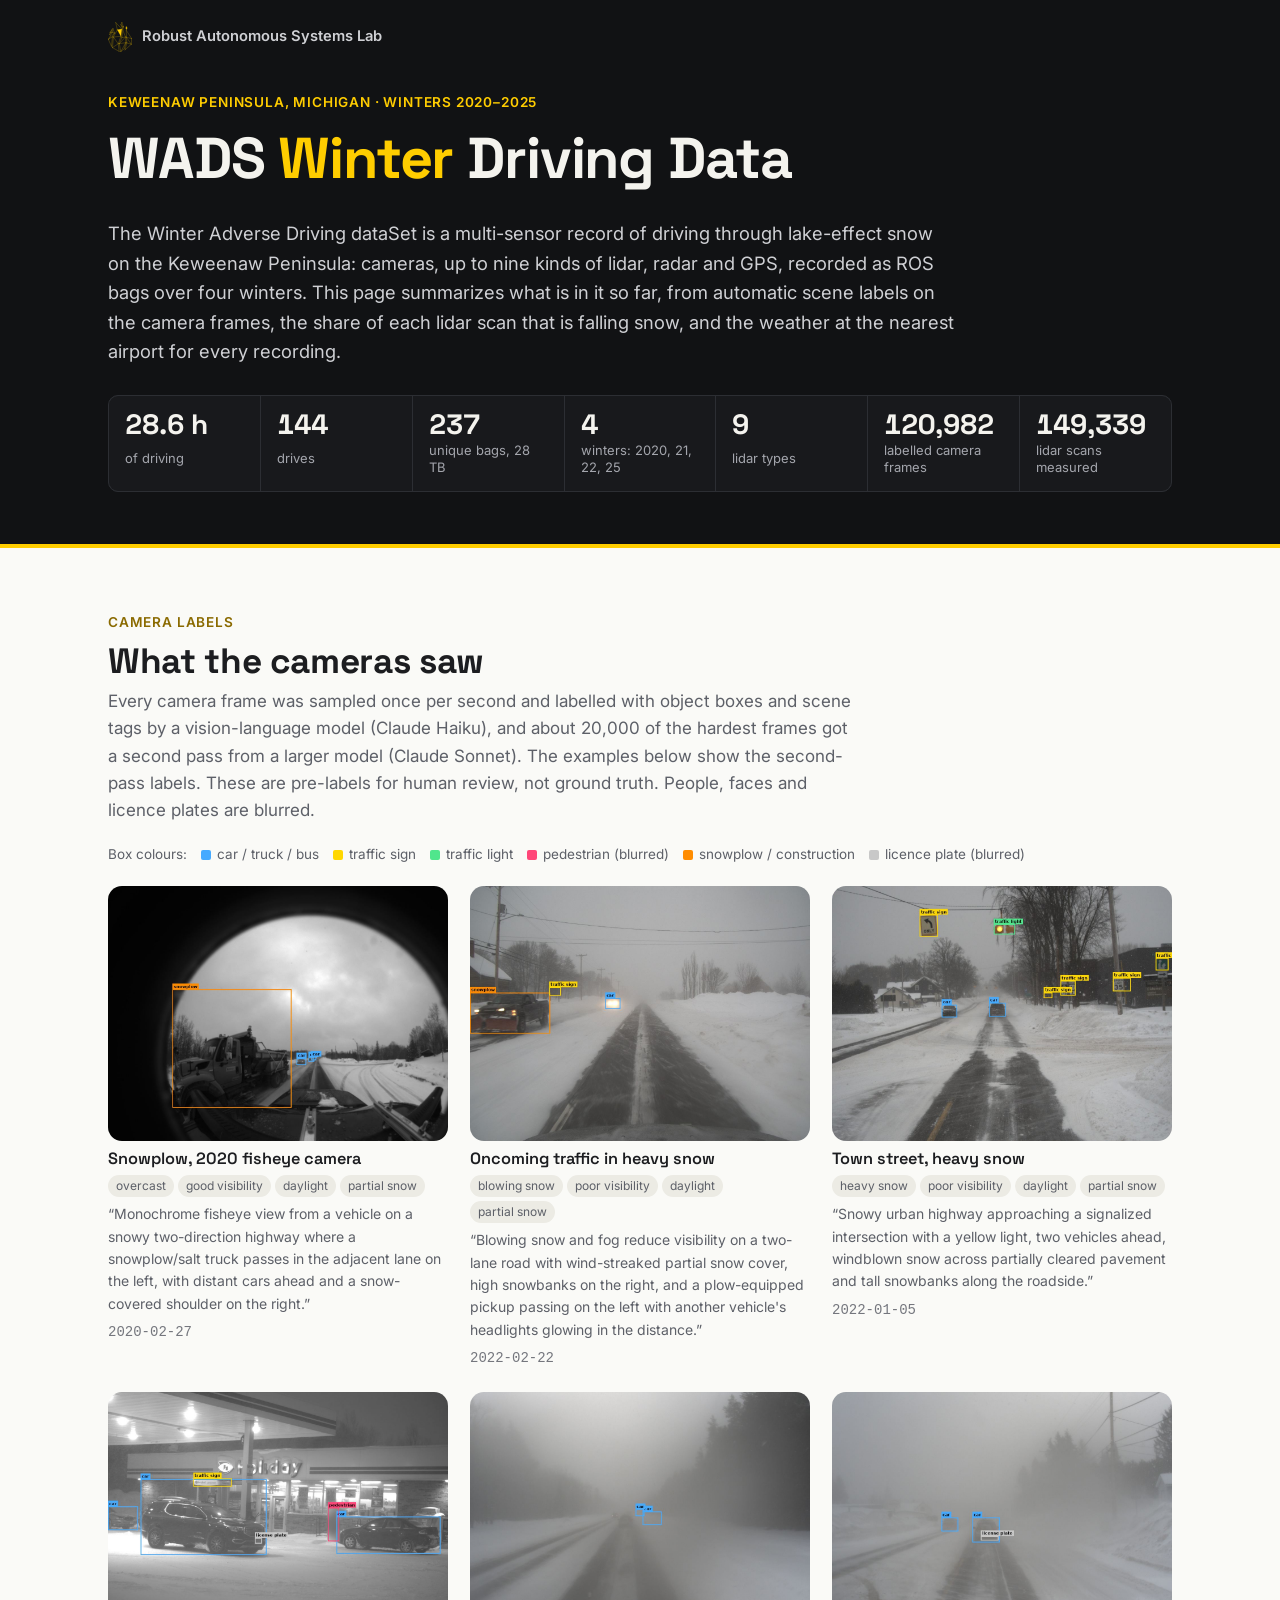
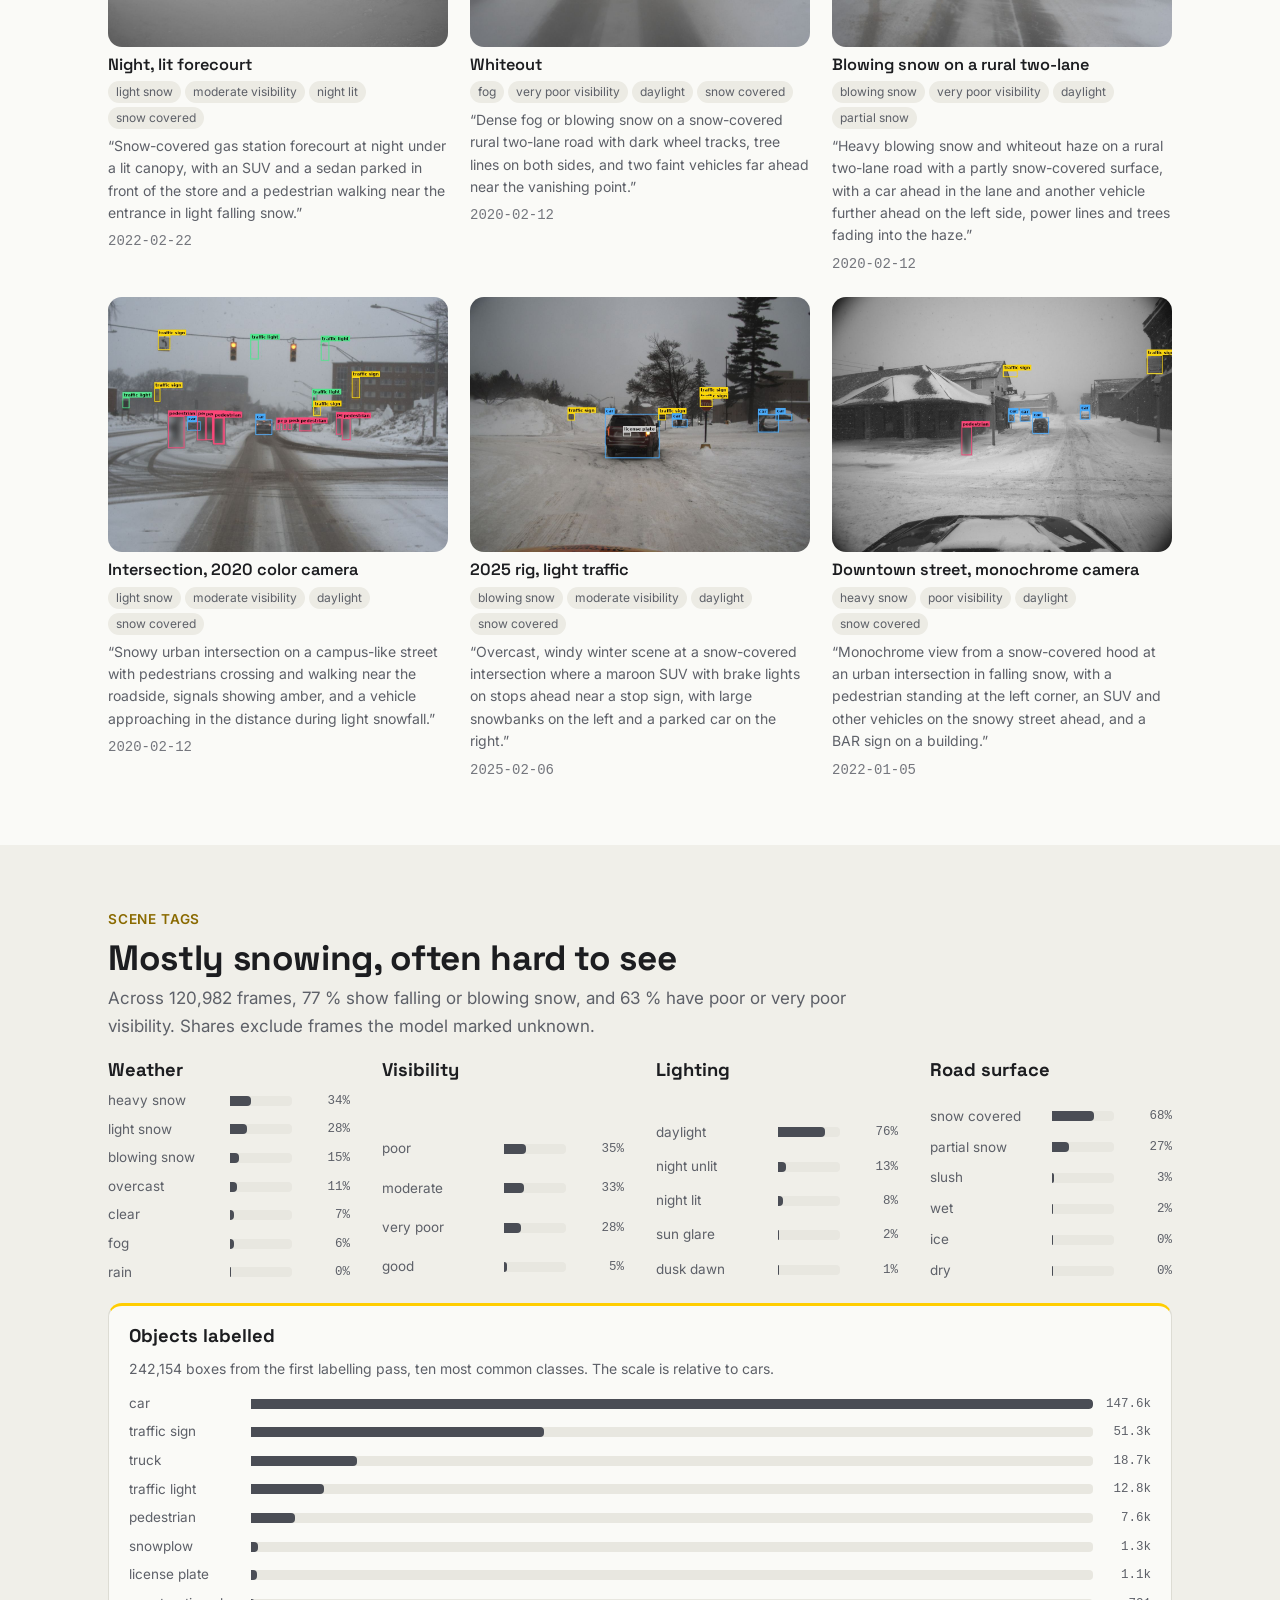
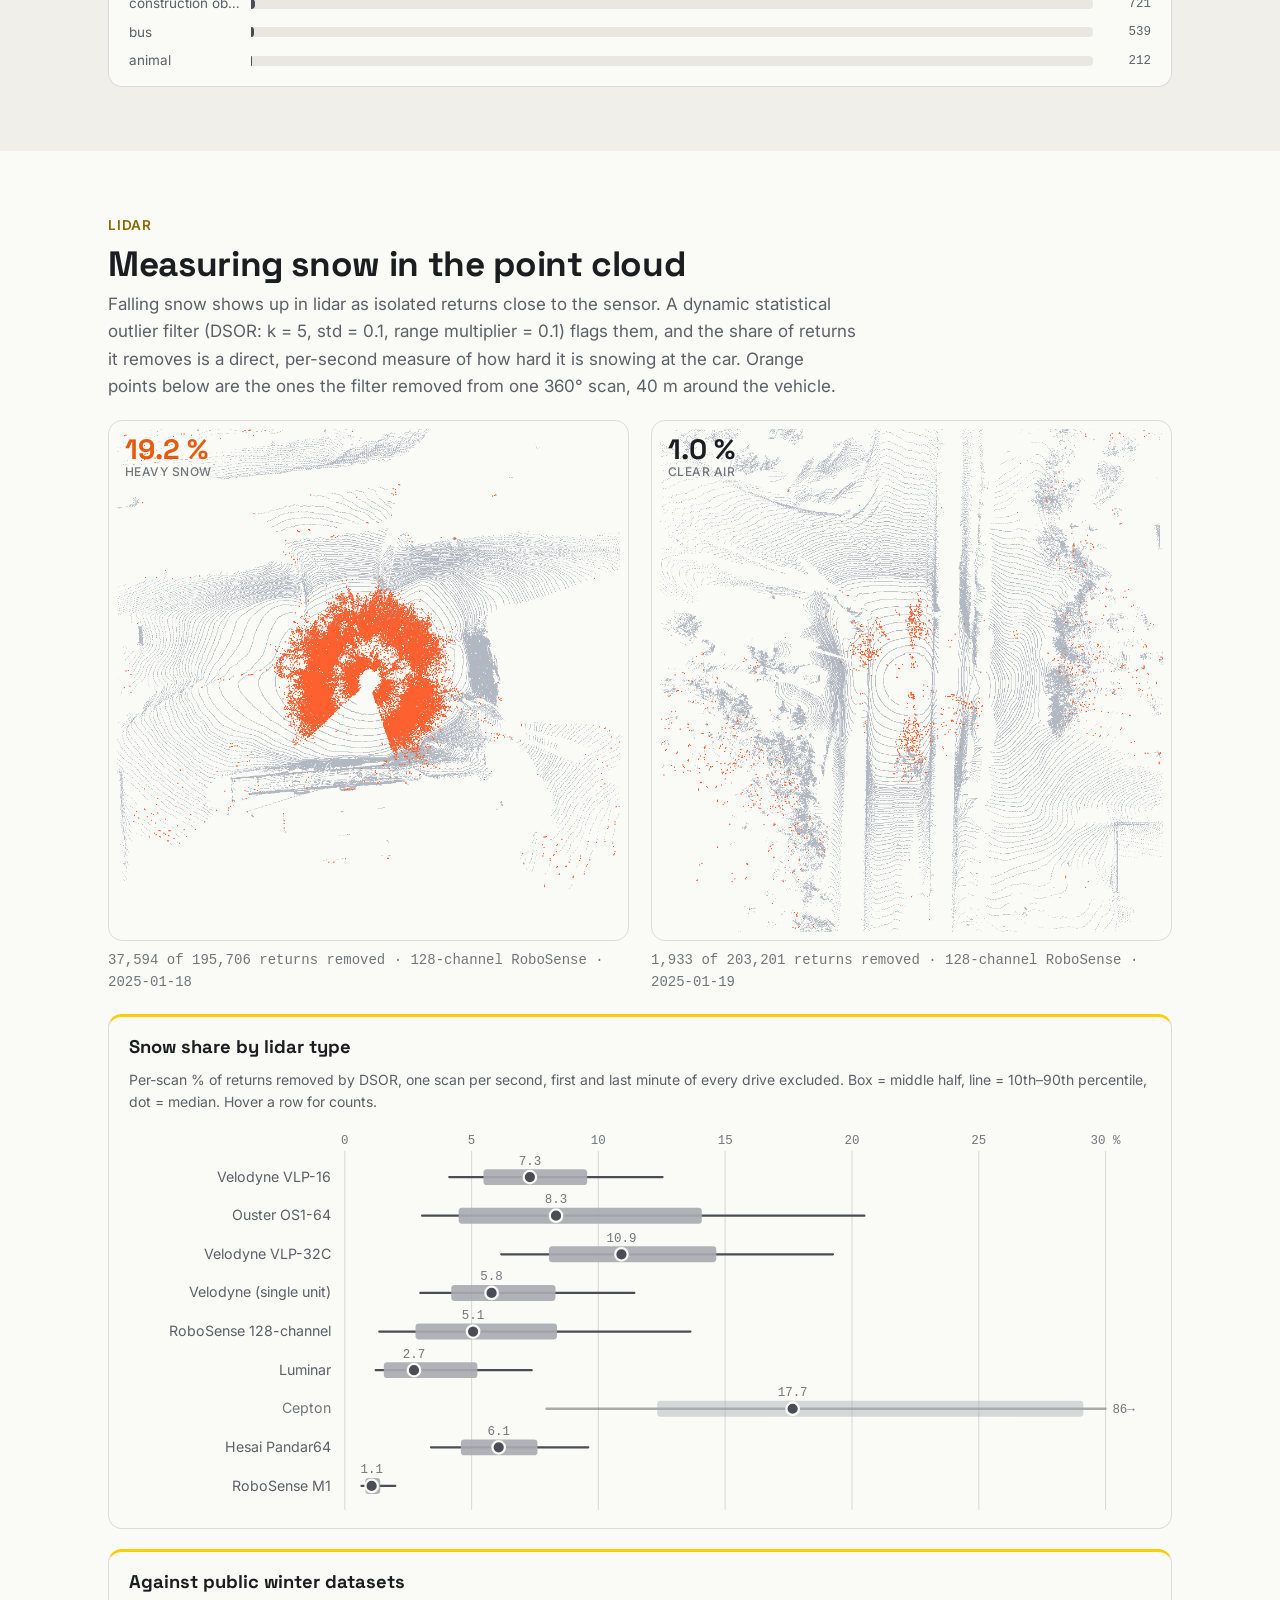
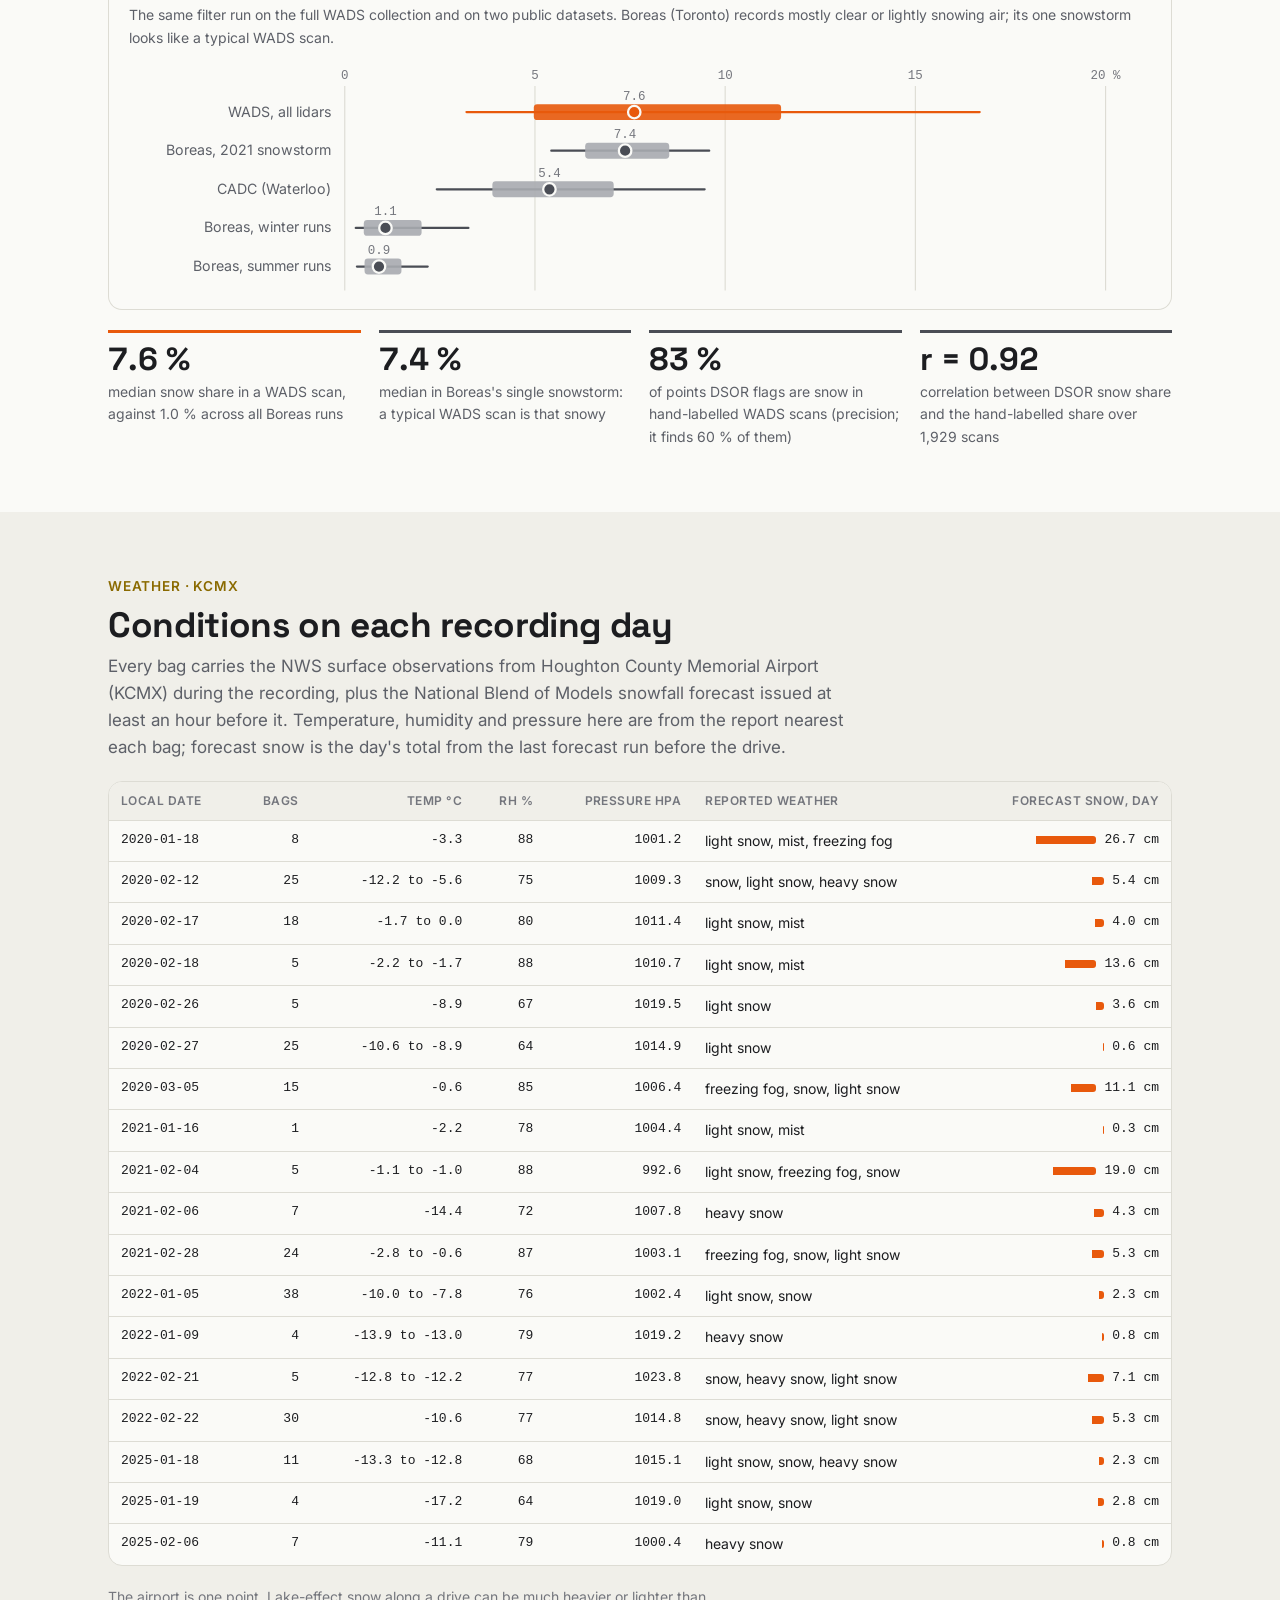
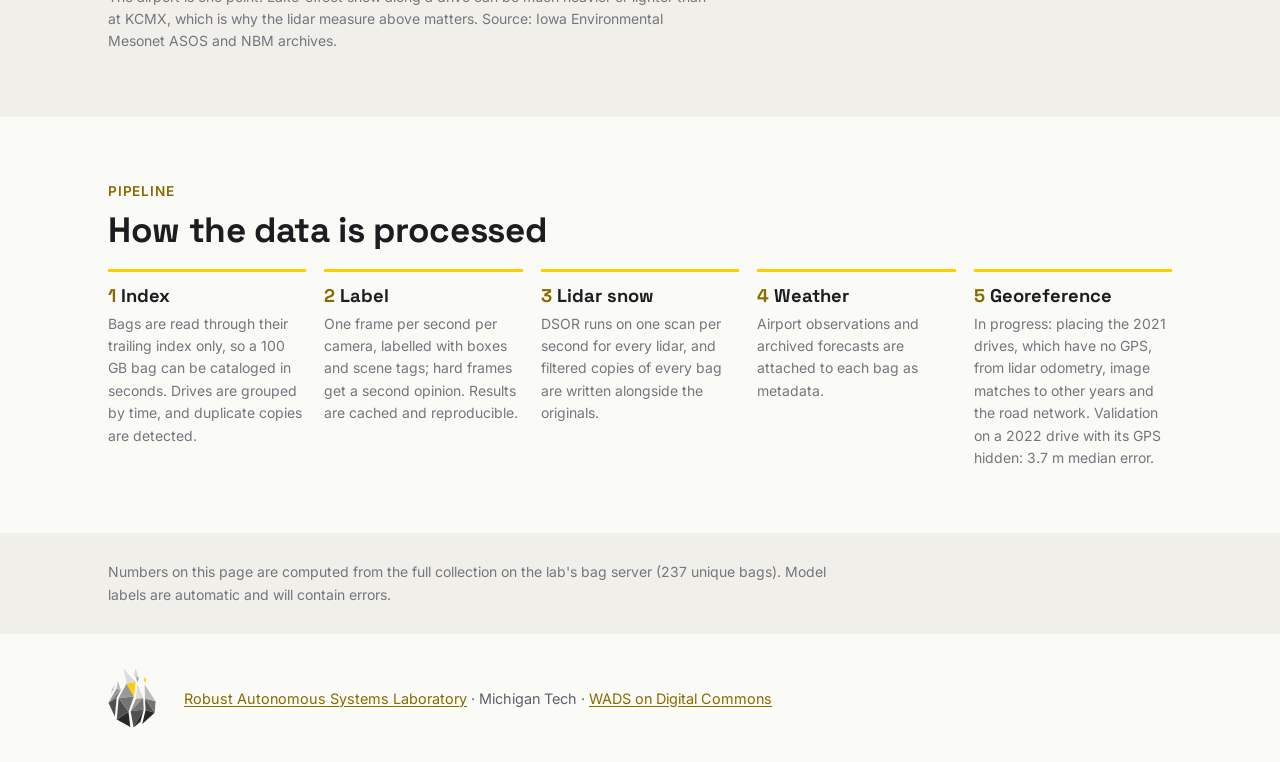
<file: wads/index.html>
<!doctype html>
<html lang="en">
<head>
<meta charset="utf-8">
<meta name="viewport" content="width=device-width, initial-scale=1">
<title>WADS Winter Driving Data</title>
<meta name="description" content="What is in the Winter Adverse Driving dataSet (WADS): camera scene labels, lidar snow measurements and weather for every recording, from the Robust Autonomous Systems Laboratory at Michigan Tech.">
<link rel="icon" href="../assets/RASL/flame-avatar-square.svg" type="image/svg+xml">
<link rel="apple-touch-icon" href="../assets/RASL/flame-avatar-square.png">
<link rel="preconnect" href="https://fonts.googleapis.com">
<link rel="preconnect" href="https://fonts.gstatic.com" crossorigin>
<link href="https://fonts.googleapis.com/css2?family=Inter:wght@400;500;600&family=Space+Grotesk:wght@500;700&display=swap" rel="stylesheet">
<link rel="stylesheet" href="../style.css">
<style>
/* Autonomy pages share the home page's stylesheet. Only the data pieces (charts, bars, tables) live here,
   and their colors come from the site tokens. Orange marks snow, matching the lidar images. */
:root {
  --surface: var(--paper); --rule: var(--line); --ink-2: var(--muted); --ink-3: #74767d;
  --track: #e8e7e0; --chip: #ecebe4; --bar: #4a4d55; --bar-2: #a9abb1; --accent: #e8590c;
  --f-display: "Space Grotesk", Inter, sans-serif; --f-mono: ui-monospace, "SFMono-Regular", Menlo, Consolas, monospace;
}
@media (prefers-color-scheme: dark) {
  :root { --ink-3: #8b8d94; --track: #24262b; --chip: #24262b; --bar: #c9cad0; --bar-2: #5b5e66; --accent: #ff7a33; }
}
.stack { display: grid; gap: 20px; }
.stack > p, .head p { max-width: 68ch; margin: 0; }
.head { display: grid; gap: 8px; }
.head h2 { margin: 0; }
main .eyebrow { margin: 0; }
.muted { color: var(--muted); }
.small { font-size: 14px; color: var(--ink-3); margin: 0; }
.mono { font-family: var(--f-mono); }
h3 { margin: 0; }
/* hero numbers */
.hero h1 span { color: var(--gold); }
.stats { display: grid; grid-template-columns: repeat(auto-fit, minmax(130px, 1fr)); gap: 1px; background: #2c2e33; border: 1px solid #2c2e33; border-radius: 10px; overflow: hidden; margin-top: 28px; }
.stat { background: #18191c; padding: 14px 16px; display: grid; gap: 4px; }
.stat b { font: 700 28px/1 var(--f-display); color: #f4f3ee; font-variant-numeric: tabular-nums; }
.stat span { font-size: 13px; color: #a4a6ad; line-height: 1.35; }
/* gallery */
.gallery { display: grid; grid-template-columns: repeat(3, minmax(0, 1fr)); gap: 22px; }
@media (max-width: 860px) { .gallery { grid-template-columns: repeat(2, minmax(0, 1fr)); } }
@media (max-width: 560px) { .gallery { grid-template-columns: 1fr; } }
.gallery figure, .bev figure { margin: 0; display: grid; gap: 8px; align-content: start; min-width: 0; }
.gallery figure a { display: block; border-radius: var(--radius); overflow: hidden; background: #000; transition: box-shadow .2s, transform .2s; }
.gallery figure a:hover, .gallery figure a:focus-visible { box-shadow: 0 0 0 3px var(--gold); transform: translateY(-2px); outline: none; }
.gallery figure img { width: 100%; aspect-ratio: 4 / 3; object-fit: cover; }
.gallery figcaption { display: grid; gap: 6px; }
.gallery figcaption strong { font: 600 1.02rem/1.25 var(--f-display); }
.chips { display: flex; flex-wrap: wrap; gap: 4px; }
.chip { font-size: 12px; line-height: 1; padding: 5px 8px; border-radius: 999px; background: var(--chip); color: var(--muted); }
.quote { font-size: 14px; color: var(--muted); }
.legend { display: flex; flex-wrap: wrap; gap: 6px 14px; font-size: 13.5px; color: var(--muted); }
.legend i { display: inline-block; width: 10px; height: 10px; border-radius: 2px; margin-right: 6px; vertical-align: -1px; }
/* bar lists */
.cols { display: grid; grid-template-columns: repeat(auto-fit, minmax(240px, 1fr)); gap: 28px 32px; }
.bars { display: grid; gap: 7px; }
.bar { display: grid; grid-template-columns: 112px minmax(0, 1fr) 48px; gap: 10px; align-items: center; font-size: 13.5px; }
.bar .t { height: 10px; background: var(--track); border-radius: 0 4px 4px 0; overflow: hidden; }
.bar .t i { display: block; height: 100%; background: var(--bar); border-radius: 0 4px 4px 0; }
.bar .v { font: 500 12.5px var(--f-mono); text-align: right; color: var(--muted); font-variant-numeric: tabular-nums; }
.bar .k { color: var(--muted); white-space: nowrap; overflow: hidden; text-overflow: ellipsis; }
/* cards here hold charts, so they sit on the band color with the home page's gold top rule */
.card { display: grid; gap: 12px; padding: 20px 20px 14px; min-width: 0; }
.card p { margin: 0; }
/* lidar */
.bev { display: grid; grid-template-columns: repeat(2, minmax(0, 1fr)); gap: 22px; }
@media (max-width: 560px) { .bev { grid-template-columns: 1fr; } }
.bev figure > div { background: var(--paper); border: 1px solid var(--line); border-radius: var(--radius); padding: 8px; position: relative; }
.bev img { width: 100%; aspect-ratio: 1; }
.bev .tag { position: absolute; left: 16px; top: 14px; font: 700 28px/1 var(--f-display); }
.bev .tag small { display: block; font: 500 12px/1.5 Inter, sans-serif; color: var(--ink-3); letter-spacing: .04em; text-transform: uppercase; }
.chart { overflow-x: auto; }
.chart svg { display: block; width: 100%; min-width: 520px; height: auto; }
.chart text { font-family: Inter, sans-serif; fill: var(--muted); font-size: 12.5px; }
.chart .tick { font-family: var(--f-mono); fill: var(--ink-3); font-size: 11px; }
.tiles { display: grid; grid-template-columns: repeat(auto-fit, minmax(190px, 1fr)); gap: 18px; }
.tile { border-top: 3px solid var(--bar); padding-top: 10px; display: grid; gap: 6px; align-content: start; }
.tile.hot { border-color: var(--accent); }
.tile b { font: 700 32px/1 var(--f-display); font-variant-numeric: tabular-nums; }
.tile span { font-size: 14px; color: var(--muted); }
/* table */
.tablewrap { overflow-x: auto; border: 1px solid var(--line); border-radius: var(--radius); background: var(--paper); }
table { border-collapse: collapse; width: 100%; min-width: 680px; font-size: 14px; }
th, td { padding: 9px 12px; text-align: left; border-bottom: 1px solid var(--line); vertical-align: top; }
th { font-size: 12px; font-weight: 600; letter-spacing: .04em; text-transform: uppercase; color: var(--ink-3); background: var(--paper-2); }
td.n, th.n { text-align: right; font-variant-numeric: tabular-nums; }
td.n, td.mono { font-family: var(--f-mono); font-size: 13px; }
tr:last-child td { border-bottom: 0; }
.snow { display: inline-flex; align-items: center; gap: 8px; justify-content: flex-end; width: 100%; }
.snow i { display: inline-block; height: 8px; background: var(--accent); border-radius: 0 3px 3px 0; }
/* pipeline */
.steps { display: grid; grid-template-columns: repeat(auto-fit, minmax(180px, 1fr)); gap: 18px; counter-reset: s; }
.step { display: grid; gap: 6px; align-content: start; border-top: 3px solid var(--gold); padding-top: 14px; }
.step h3::before { counter-increment: s; content: counter(s) "  "; color: var(--link); }
section.band.notes { padding-top: 28px; padding-bottom: 28px; }
.notes p { max-width: 80ch; }
#tip { position: fixed; z-index: 20; pointer-events: none; background: var(--text); color: var(--paper); font-size: 13px; line-height: 1.45; padding: 8px 10px; border-radius: 6px; max-width: 260px; }
</style>
</head>
<body>
<header class="hero page">
  <div class="wrap">
    <a class="crumb" href="../"><img src="../assets/RASL/logo-gold-outline.svg" alt="" width="24" height="30">Robust Autonomous Systems Lab</a>
    <p class="eyebrow">Keweenaw Peninsula, Michigan · winters 2020–2025</p>
    <h1>WADS <span>Winter</span> Driving Data</h1>
    <p class="lede">The Winter Adverse Driving dataSet is a multi-sensor record of driving through lake-effect snow on the Keweenaw Peninsula: cameras, up to nine kinds of lidar, radar and GPS, recorded as ROS bags over four winters. This page summarizes what is in it so far, from automatic scene labels on the camera frames, the share of each lidar scan that is falling snow, and the weather at the nearest airport for every recording.</p>
    <div class="stats" id="stats"></div>
  </div>
</header>

<main>

  <section class="wrap stack">
    <div class="head">
      <p class="eyebrow">Camera labels</p>
      <h2>What the cameras saw</h2>
      <p class="muted">Every camera frame was sampled once per second and labelled with object boxes and scene tags by a vision-language model (Claude Haiku), and about 20,000 of the hardest frames got a second pass from a larger model (Claude Sonnet). The examples below show the second-pass labels. These are pre-labels for human review, not ground truth. People, faces and licence plates are blurred.</p>
    </div>
    <div class="legend" id="boxlegend"></div>
    <div class="gallery" id="gallery"></div>
  </section>

  <section class="band">
    <div class="wrap stack">
      <div class="head">
        <p class="eyebrow">Scene tags</p>
        <h2>Mostly snowing, often hard to see</h2>
        <p class="muted" id="tagnote"></p>
      </div>
      <div class="cols" id="tagcols"></div>
      <div class="card">
        <h3>Objects labelled</h3>
        <p class="small" id="objnote"></p>
        <div class="bars" id="objbars"></div>
      </div>
    </div>
  </section>

  <section class="wrap stack">
    <div class="head">
      <p class="eyebrow">Lidar</p>
      <h2>Measuring snow in the point cloud</h2>
      <p class="muted">Falling snow shows up in lidar as isolated returns close to the sensor. A dynamic statistical outlier filter (DSOR: k = 5, std = 0.1, range multiplier = 0.1) flags them, and the share of returns it removes is a direct, per-second measure of how hard it is snowing at the car. Orange points below are the ones the filter removed from one 360° scan, 40 m around the vehicle.</p>
    </div>
    <div class="bev" id="bev"></div>
    <div class="card">
      <h3>Snow share by lidar type</h3>
      <p class="small">Per-scan % of returns removed by DSOR, one scan per second, first and last minute of every drive excluded. Box = middle half, line = 10th–90th percentile, dot = median. Hover a row for counts.</p>
      <div class="chart" id="sensorchart"></div>
    </div>
    <div class="card">
      <h3>Against public winter datasets</h3>
      <p class="small">The same filter run on the full WADS collection and on two public datasets. Boreas (Toronto) records mostly clear or lightly snowing air; its one snowstorm looks like a typical WADS scan.</p>
      <div class="chart" id="cmpchart"></div>
    </div>
    <div class="tiles" id="tiles"></div>
  </section>

  <section class="band">
    <div class="wrap stack">
      <div class="head">
        <p class="eyebrow">Weather · KCMX</p>
        <h2>Conditions on each recording day</h2>
        <p class="muted">Every bag carries the NWS surface observations from Houghton County Memorial Airport (KCMX) during the recording, plus the National Blend of Models snowfall forecast issued at least an hour before it. Temperature, humidity and pressure here are from the report nearest each bag; forecast snow is the day's total from the last forecast run before the drive.</p>
      </div>
      <div class="tablewrap"><table id="wx"></table></div>
      <p class="small">The airport is one point. Lake-effect snow along a drive can be much heavier or lighter than at KCMX, which is why the lidar measure above matters. Source: Iowa Environmental Mesonet ASOS and NBM archives.</p>
    </div>
  </section>

  <section class="wrap stack">
    <div class="head">
      <p class="eyebrow">Pipeline</p>
      <h2>How the data is processed</h2>
    </div>
    <div class="steps">
      <div class="step"><h3>Index</h3><p class="small">Bags are read through their trailing index only, so a 100 GB bag can be cataloged in seconds. Drives are grouped by time, and duplicate copies are detected.</p></div>
      <div class="step"><h3>Label</h3><p class="small">One frame per second per camera, labelled with boxes and scene tags; hard frames get a second opinion. Results are cached and reproducible.</p></div>
      <div class="step"><h3>Lidar snow</h3><p class="small">DSOR runs on one scan per second for every lidar, and filtered copies of every bag are written alongside the originals.</p></div>
      <div class="step"><h3>Weather</h3><p class="small">Airport observations and archived forecasts are attached to each bag as metadata.</p></div>
      <div class="step"><h3>Georeference</h3><p class="small">In progress: placing the 2021 drives, which have no GPS, from lidar odometry, image matches to other years and the road network. Validation on a 2022 drive with its GPS hidden: 3.7 m median error.</p></div>
    </div>
  </section>

  <section class="band notes">
    <div class="wrap">
      <p class="small">Numbers on this page are computed from the full collection on the lab's bag server (237 unique bags). Model labels are automatic and will contain errors.</p>
    </div>
  </section>
</main>

<footer class="wrap foot">
  <img class="logo" src="../assets/RASL/flame-avatar-square-transparent.svg" alt="RASL logo" width="72" height="72" loading="lazy">
  <p><a href="../">Robust Autonomous Systems Laboratory</a> · Michigan Tech · <a href="https://digitalcommons.mtu.edu/wads/">WADS on Digital Commons</a></p>
</footer>
<div id="tip" hidden></div>
<script type="application/json" id="data">{"frames": [{"file": "frame0.jpg", "caption": "Snowplow, 2020 fisheye camera", "drive": "20200227_2020_Feb_27_CAL2APS", "utc": 1582837308.7046986, "scene": {"weather": "overcast", "lighting": "daylight", "visibility": "good", "road_surface": "partial_snow", "road_type": "highway"}, "summary": "Monochrome fisheye view from a vehicle on a snowy two-direction highway where a snowplow/salt truck passes in the adjacent lane on the left, with distant cars ahead and a snow-covered shoulder on the right.", "objects": {"snowplow": 1, "car": 3}, "w": 1200, "h": 900}, {"file": "frame1.jpg", "caption": "Oncoming traffic in heavy snow", "drive": "20220222_Feb_22_H2APS", "utc": 1645569398.093084, "scene": {"weather": "blowing_snow", "lighting": "daylight", "visibility": "poor", "road_surface": "partial_snow", "road_type": "rural_two_lane"}, "summary": "Blowing snow and fog reduce visibility on a two-lane road with wind-streaked partial snow cover, high snowbanks on the right, and a plow-equipped pickup passing on the left with another vehicle's headlights glowing in the distance.", "objects": {"snowplow": 1, "car": 1, "traffic_sign": 1}, "w": 1200, "h": 900}, {"file": "frame2.jpg", "caption": "Town street, heavy snow", "drive": "20220105_AMK2CLM", "utc": 1641406544.8185256, "scene": {"weather": "heavy_snow", "lighting": "daylight", "visibility": "poor", "road_surface": "partial_snow", "road_type": "urban_street"}, "summary": "Snowy urban highway approaching a signalized intersection with a yellow light, two vehicles ahead, windblown snow across partially cleared pavement and tall snowbanks along the roadside.", "objects": {"car": 2, "traffic_light": 1, "traffic_sign": 5}, "w": 1200, "h": 900}, {"file": "frame3.jpg", "caption": "Night, lit forecourt", "drive": "20220222_Feb_22_MHK2Cali", "utc": 1645572612.10978, "scene": {"weather": "light_snow", "lighting": "night_lit", "visibility": "moderate", "road_surface": "snow_covered", "road_type": "parking_lot"}, "summary": "Snow-covered gas station forecourt at night under a lit canopy, with an SUV and a sedan parked in front of the store and a pedestrian walking near the entrance in light falling snow.", "objects": {"car": 3, "pedestrian": 1, "license_plate": 1, "traffic_sign": 1}, "w": 1200, "h": 1004}, {"file": "frame4.jpg", "caption": "Whiteout", "drive": "20200212_2020_Feb_12_CAL2APS_2", "utc": 1581537100.4804802, "scene": {"weather": "fog", "lighting": "daylight", "visibility": "very_poor", "road_surface": "snow_covered", "road_type": "rural_two_lane"}, "summary": "Dense fog or blowing snow on a snow-covered rural two-lane road with dark wheel tracks, tree lines on both sides, and two faint vehicles far ahead near the vanishing point.", "objects": {"car": 2}, "w": 1200, "h": 1004}, {"file": "frame5.jpg", "caption": "Blowing snow on a rural two-lane", "drive": "20200212_2020_Feb_12_CAL2APS", "utc": 1581536977.0148153, "scene": {"weather": "blowing_snow", "lighting": "daylight", "visibility": "very_poor", "road_surface": "partial_snow", "road_type": "rural_two_lane"}, "summary": "Heavy blowing snow and whiteout haze on a rural two-lane road with a partly snow-covered surface, with a car ahead in the lane and another vehicle further ahead on the left side, power lines and trees fading into the haze.", "objects": {"car": 2, "license_plate": 1}, "w": 1200, "h": 1004}, {"file": "frame6.jpg", "caption": "Intersection, 2020 color camera", "drive": "20200212_2020_Feb_12_APS2MTU", "utc": 1581530322.06871, "scene": {"weather": "light_snow", "lighting": "daylight", "visibility": "moderate", "road_surface": "snow_covered", "road_type": "urban_street"}, "summary": "Snowy urban intersection on a campus-like street with pedestrians crossing and walking near the roadside, signals showing amber, and a vehicle approaching in the distance during light snowfall.", "objects": {"traffic_light": 4, "traffic_sign": 4, "car": 2, "pedestrian": 11}, "w": 1200, "h": 1004}, {"file": "frame7.jpg", "caption": "2025 rig, light traffic", "drive": "20250206_905_1550_co_collect_2-6-25_4", "utc": 1738880410.5450077, "scene": {"weather": "blowing_snow", "lighting": "daylight", "visibility": "moderate", "road_surface": "snow_covered", "road_type": "urban_street"}, "summary": "Overcast, windy winter scene at a snow-covered intersection where a maroon SUV with brake lights on stops ahead near a stop sign, with large snowbanks on the left and a parked car on the right.", "objects": {"car": 4, "license_plate": 1, "traffic_sign": 4}, "w": 1200, "h": 900}, {"file": "frame8.jpg", "caption": "Downtown street, monochrome camera", "drive": "20220105_CLM2APS", "utc": 1641406895.3862317, "scene": {"weather": "heavy_snow", "lighting": "daylight", "visibility": "poor", "road_surface": "snow_covered", "road_type": "urban_street"}, "summary": "Monochrome view from a snow-covered hood at an urban intersection in falling snow, with a pedestrian standing at the left corner, an SUV and other vehicles on the snowy street ahead, and a BAR sign on a building.", "objects": {"pedestrian": 1, "car": 4, "traffic_sign": 2}, "w": 1200, "h": 1004}], "haiku": {"n": 120982, "objects": {"car": 147595, "traffic_sign": 51297, "truck": 18665, "traffic_light": 12816, "pedestrian": 7639, "snowplow": 1271, "license_plate": 1086, "construction_object": 721, "bus": 539, "animal": 212, "motorcycle": 145, "emergency_vehicle": 80, "bicycle": 57, "face": 31}}, "sonnet": {"n": 19955, "objects": {"car": 28355, "traffic_sign": 18763, "truck": 4560, "traffic_light": 3918, "pedestrian": 2119, "license_plate": 798, "construction_object": 633, "snowplow": 334, "bus": 187, "animal": 109, "motorcycle": 67, "emergency_vehicle": 17, "bicycle": 10, "face": 9}}, "tags": {"weather": [["heavy_snow", 35248, 34.1], ["light_snow", 28557, 27.6], ["blowing_snow", 15328, 14.8], ["overcast", 11156, 10.8], ["clear", 6929, 6.7], ["fog", 6207, 6.0], ["rain", 23, 0.0]], "visibility": [["poor", 42570, 35.2], ["moderate", 39297, 32.5], ["very_poor", 33595, 27.8], ["good", 5417, 4.5]], "lighting": [["daylight", 86599, 75.6], ["night_unlit", 15156, 13.2], ["night_lit", 9626, 8.4], ["sun_glare", 1762, 1.5], ["dusk_dawn", 1378, 1.2]], "road_surface": [["snow_covered", 69621, 67.8], ["partial_snow", 27676, 27.0], ["slush", 2873, 2.8], ["wet", 2436, 2.4], ["ice", 36, 0.0], ["dry", 18, 0.0]]}, "sensors": [{"name": "Velodyne VLP-16", "bags": 102, "scans": 46059, "q": {"p10": 4.12, "p25": 5.47, "p50": 7.3, "p75": 9.56, "p90": 12.53, "mean": 7.94, "n": 46059}}, {"name": "Ouster OS1-64", "bags": 113, "scans": 36527, "q": {"p10": 3.05, "p25": 4.49, "p50": 8.33, "p75": 14.08, "p90": 20.49, "mean": 10.41, "n": 36527}}, {"name": "Velodyne VLP-32C", "bags": 49, "scans": 27657, "q": {"p10": 6.17, "p25": 8.05, "p50": 10.91, "p75": 14.65, "p90": 19.25, "mean": 11.91, "n": 27657}}, {"name": "Velodyne (single unit)", "bags": 22, "scans": 17352, "q": {"p10": 2.98, "p25": 4.2, "p50": 5.79, "p75": 8.31, "p90": 11.42, "mean": 6.75, "n": 17352}}, {"name": "RoboSense 128-channel", "bags": 43, "scans": 12763, "q": {"p10": 1.36, "p25": 2.79, "p50": 5.06, "p75": 8.37, "p90": 13.63, "mean": 6.55, "n": 12763}}, {"name": "Luminar", "bags": 6, "scans": 4099, "q": {"p10": 1.22, "p25": 1.54, "p50": 2.73, "p75": 5.23, "p90": 7.37, "mean": 3.68, "n": 4099}}, {"name": "Cepton", "bags": 6, "scans": 2678, "q": {"p10": 7.95, "p25": 12.32, "p50": 17.66, "p75": 29.12, "p90": 86.22, "mean": 28.99, "n": 2678}}, {"name": "Hesai Pandar64", "bags": 8, "scans": 1630, "q": {"p10": 3.4, "p25": 4.58, "p50": 6.07, "p75": 7.6, "p90": 9.6, "mean": 6.42, "n": 1630}}, {"name": "RoboSense M1", "bags": 2, "scans": 574, "q": {"p10": 0.66, "p25": 0.81, "p50": 1.06, "p75": 1.4, "p90": 1.99, "mean": 1.22, "n": 574}}], "pooled": {"all": {"scans": 149339, "bags": 231, "p10": 3.2, "p25": 4.97, "p50": 7.61, "p75": 11.47, "p90": 16.69}, "no_cepton": {"scans": 146661, "p10": 3.18, "p25": 4.92, "p50": 7.53, "p75": 11.26, "p90": 16.25}}, "boreas": {"scans": 75770, "seqs": 92, "all": {"p10": 0.3, "p25": 0.5, "p50": 0.99, "p75": 1.8, "p90": 2.84}, "summer": {"p10": 0.32, "p25": 0.52, "p50": 0.9, "p75": 1.49, "p90": 2.18, "scans": 15121}, "winter": {"p10": 0.29, "p25": 0.5, "p50": 1.07, "p75": 2.02, "p90": 3.25, "scans": 50539}, "storm": {"p10": 5.43, "p25": 6.32, "p50": 7.37, "p75": 8.53, "p90": 9.58, "scans": 2550}}, "cadc": {"scans": 7000, "dsor": {"p10": 2.42, "p25": 3.88, "p50": 5.38, "p75": 7.07, "p90": 9.46}}, "wadslab": {"scans": 1929, "precision": 0.826, "recall": 0.602, "r": 0.916}, "weather": [{"date": "2020-01-18", "bags": 8, "tmin": -3.3, "tmax": -3.3, "rh": 88, "p": 1001.2, "wx": ["light snow", "mist", "freezing fog"], "fsnow": 26.7}, {"date": "2020-02-12", "bags": 25, "tmin": -12.2, "tmax": -5.6, "rh": 75, "p": 1009.3, "wx": ["snow", "light snow", "heavy snow"], "fsnow": 5.4}, {"date": "2020-02-17", "bags": 18, "tmin": -1.7, "tmax": 0.0, "rh": 80, "p": 1011.4, "wx": ["light snow", "mist"], "fsnow": 4.0}, {"date": "2020-02-18", "bags": 5, "tmin": -2.2, "tmax": -1.7, "rh": 88, "p": 1010.7, "wx": ["light snow", "mist"], "fsnow": 13.6}, {"date": "2020-02-26", "bags": 5, "tmin": -8.9, "tmax": -8.9, "rh": 67, "p": 1019.5, "wx": ["light snow"], "fsnow": 3.6}, {"date": "2020-02-27", "bags": 25, "tmin": -10.6, "tmax": -8.9, "rh": 64, "p": 1014.9, "wx": ["light snow"], "fsnow": 0.6}, {"date": "2020-03-05", "bags": 15, "tmin": -0.6, "tmax": -0.6, "rh": 85, "p": 1006.4, "wx": ["freezing fog", "snow", "light snow"], "fsnow": 11.1}, {"date": "2021-01-16", "bags": 1, "tmin": -2.2, "tmax": -2.2, "rh": 78, "p": 1004.4, "wx": ["light snow", "mist"], "fsnow": 0.3}, {"date": "2021-02-04", "bags": 5, "tmin": -1.1, "tmax": -1.0, "rh": 88, "p": 992.6, "wx": ["light snow", "freezing fog", "snow"], "fsnow": 19.0}, {"date": "2021-02-06", "bags": 7, "tmin": -14.4, "tmax": -14.4, "rh": 72, "p": 1007.8, "wx": ["heavy snow"], "fsnow": 4.3}, {"date": "2021-02-28", "bags": 24, "tmin": -2.8, "tmax": -0.6, "rh": 87, "p": 1003.1, "wx": ["freezing fog", "snow", "light snow"], "fsnow": 5.3}, {"date": "2022-01-05", "bags": 38, "tmin": -10.0, "tmax": -7.8, "rh": 76, "p": 1002.4, "wx": ["light snow", "snow"], "fsnow": 2.3}, {"date": "2022-01-09", "bags": 4, "tmin": -13.9, "tmax": -13.0, "rh": 79, "p": 1019.2, "wx": ["heavy snow"], "fsnow": 0.8}, {"date": "2022-02-21", "bags": 5, "tmin": -12.8, "tmax": -12.2, "rh": 77, "p": 1023.8, "wx": ["snow", "heavy snow", "light snow"], "fsnow": 7.1}, {"date": "2022-02-22", "bags": 30, "tmin": -10.6, "tmax": -10.6, "rh": 77, "p": 1014.8, "wx": ["snow", "heavy snow", "light snow"], "fsnow": 5.3}, {"date": "2025-01-18", "bags": 11, "tmin": -13.3, "tmax": -12.8, "rh": 68, "p": 1015.1, "wx": ["light snow", "snow", "heavy snow"], "fsnow": 2.3}, {"date": "2025-01-19", "bags": 4, "tmin": -17.2, "tmax": -17.2, "rh": 64, "p": 1019.0, "wx": ["light snow", "snow"], "fsnow": 2.8}, {"date": "2025-02-06", "bags": 7, "tmin": -11.1, "tmax": -11.1, "rh": 79, "p": 1000.4, "wx": ["heavy snow"], "fsnow": 0.8}], "lidar": {"heavy": {"pct": 19.2, "returned": 195706, "removed": 37594, "drive": "20250118_905_1550_co_collect_1-18-25_5", "t": 1737240538.064}, "clear": {"pct": 1.0, "returned": 203201, "removed": 1933, "drive": "20250119_905_1550_co_collect_1-19-25", "t": 1737312424.397}}}</script>
<script>
const D = JSON.parse(document.getElementById('data').textContent);
const $ = s => document.querySelector(s);
const int = v => Number(v).toLocaleString('en-US');
const fmt = (v, d = 1) => v == null ? '–' : Number(v).toFixed(d);
const nice = s => s.replace(/_/g, ' ');
const esc = s => String(s).replace(/[&<>"]/g, c => ({'&': '&amp;', '<': '&lt;', '>': '&gt;', '"': '&quot;'}[c]));
const css = n => getComputedStyle(document.documentElement).getPropertyValue(n).trim();
const tip = $('#tip');
function showTip(html, x, y) { tip.innerHTML = html; tip.hidden = false; const r = tip.getBoundingClientRect();
  let L = x + 14, T = y + 14; if (L + r.width > innerWidth - 8) L = x - r.width - 14; if (T + r.height > innerHeight - 8) T = y - r.height - 14;
  tip.style.left = Math.max(8, L) + 'px'; tip.style.top = Math.max(8, T) + 'px'; }
const hideTip = () => { tip.hidden = true; };

// stats
const objTotal = Object.values(D.haiku.objects).reduce((a, b) => a + b, 0);
const scans = D.sensors.reduce((a, s) => a + s.scans, 0);
[['28.6 h', 'of driving'], ['144', 'drives'], ['237', 'unique bags, 28 TB'], ['4', 'winters: 2020, 21, 22, 25'], ['9', 'lidar types'],
 [int(D.haiku.n), 'labelled camera frames'], [int(scans), 'lidar scans measured']].forEach(([b, s]) =>
  $('#stats').insertAdjacentHTML('beforeend', `<div class="stat"><b>${b}</b><span>${s}</span></div>`));

// gallery
const BOX = [['car / truck / bus', '#46aaff'], ['traffic sign', '#ffd700'], ['traffic light', '#50e68c'], ['pedestrian (blurred)', '#ff4678'], ['snowplow / construction', '#ff8c00'], ['licence plate (blurred)', '#c8c8c8']];
$('#boxlegend').innerHTML = 'Box colours: ' + BOX.map(([t, c]) => `<span><i style="background:${c}"></i>${t}</span>`).join('');
D.frames.forEach(f => {
  const s = f.scene, chips = [s.weather, s.visibility + ' visibility', s.lighting, s.road_surface].map(c => `<span class="chip">${esc(nice(c))}</span>`).join('');
  const date = new Date(f.utc * 1000).toISOString().slice(0, 10);
  $('#gallery').insertAdjacentHTML('beforeend', `<figure><a href="${f.file}" target="_blank" rel="noopener"><img src="${f.file}" width="${f.w}" height="${f.h}" loading="lazy" alt="${esc(f.summary)}"></a>
    <figcaption><strong>${esc(f.caption)}</strong><div class="chips">${chips}</div><span class="quote">“${esc(f.summary)}”</span><span class="small mono">${date}</span></figcaption></figure>`);
});

// tag bars
const TITLES = {weather: 'Weather', visibility: 'Visibility', lighting: 'Lighting', road_surface: 'Road surface'};
const bars = (rows, unit) => rows.map(([k, n, p]) => `<div class="bar" data-tip="${esc(nice(k))}: ${int(n)} frames (${fmt(p)} %)"><span class="k">${esc(nice(k))}</span><span class="t"><i style="width:${Math.max(p, .4)}%"></i></span><span class="v">${unit(p, n)}</span></div>`).join('');
Object.entries(D.tags).forEach(([k, rows]) => {
  const mx = Math.max(...rows.map(r => r[2]));
  $('#tagcols').insertAdjacentHTML('beforeend', `<div style="display:grid;gap:10px;min-width:0"><h3>${TITLES[k]}</h3><div class="bars">${bars(rows.map(r => [r[0], r[1], r[2]]), p => fmt(p, 0) + '%')}</div></div>`);
});
const w = Object.fromEntries(D.tags.weather.map(r => [r[0], r[2]])), v = Object.fromEntries(D.tags.visibility.map(r => [r[0], r[2]]));
$('#tagnote').textContent = `Across ${int(D.haiku.n)} frames, ${fmt(w.heavy_snow + w.light_snow + w.blowing_snow, 0)} % show falling or blowing snow, and ${fmt(v.poor + v.very_poor, 0)} % have poor or very poor visibility. Shares exclude frames the model marked unknown.`;
const objs = Object.entries(D.haiku.objects).filter(([k]) => k !== 'face').sort((a, b) => b[1] - a[1]).slice(0, 10);
const omax = objs[0][1];
$('#objbars').innerHTML = objs.map(([k, n]) => `<div class="bar" data-tip="${esc(nice(k))}: ${int(n)} boxes"><span class="k">${esc(nice(k))}</span><span class="t"><i style="width:${100 * n / omax}%"></i></span><span class="v">${n >= 1000 ? fmt(n / 1000, 1) + 'k' : n}</span></div>`).join('');
$('#objnote').textContent = `${int(objTotal)} boxes from the first labelling pass, ten most common classes. The scale is relative to cars.`;
document.querySelectorAll('[data-tip]').forEach(el => { el.addEventListener('mousemove', e => showTip(el.dataset.tip, e.clientX, e.clientY)); el.addEventListener('mouseleave', hideTip); });

// lidar BEV
[['heavy', 'Heavy snow'], ['clear', 'Clear air']].forEach(([k, t]) => {
  const L = D.lidar[k], date = new Date(L.t * 1000).toISOString().slice(0, 10);
  $('#bev').insertAdjacentHTML('beforeend', `<figure><div><img src="lidar_${k}.png" width="900" height="900" alt="${t}: bird's-eye view of one lidar scan, ${fmt(L.pct)} % of returns removed as snow">
    <span class="tag" style="color:${k === 'heavy' ? 'var(--accent)' : 'var(--text)'}">${fmt(L.pct)} %<small>${t}</small></span></div>
    <figcaption class="small mono">${int(L.removed)} of ${int(L.returned)} returns removed · 128-channel RoboSense · ${date}</figcaption></figure>`);
});

// range chart (shared)
function rangeChart(el, rows, xmax, ticks) {
  const W = 900, rowH = 34, top = 28, left = 190, right = 40, H = top + rows.length * rowH + 8;
  const x = v => left + (W - left - right) * Math.min(v, xmax) / xmax;
  const ink2 = css('--ink-2'), rule = css('--rule'), bar = css('--bar'), bar2 = css('--bar-2'), acc = css('--accent'), surf = css('--surface');
  let s = `<svg viewBox="0 0 ${W} ${H}" role="img">`;
  ticks.forEach(t => { s += `<line x1="${x(t)}" x2="${x(t)}" y1="${top - 6}" y2="${H - 4}" stroke="${rule}" stroke-width="1"/><text class="tick" x="${x(t)}" y="${top - 12}" text-anchor="middle">${t}${t === ticks[ticks.length - 1] ? ' %' : ''}</text>`; });
  rows.forEach((r, i) => {
    const y = top + i * rowH + rowH / 2, q = r.q, c = r.hot ? acc : bar;
    s += `<g class="row" data-i="${i}"><rect x="0" y="${y - rowH / 2}" width="${W}" height="${rowH}" fill="transparent"/>`;
    s += `<text x="${left - 12}" y="${y + 4}" text-anchor="end" style="fill:${r.dim ? css('--ink-3') : ink2}">${esc(r.name)}</text>`;
    s += `<line x1="${x(q.p10)}" x2="${x(q.p90)}" y1="${y}" y2="${y}" stroke="${c}" stroke-width="2" stroke-linecap="round" opacity="${r.dim ? .45 : 1}"/>`;
    s += `<rect x="${x(q.p25)}" y="${y - 7}" width="${Math.max(2, x(q.p75) - x(q.p25))}" height="14" rx="3" fill="${r.hot ? acc : bar2}" opacity="${r.dim ? .45 : .9}"/>`;
    s += `<circle cx="${x(q.p50)}" cy="${y}" r="5.5" fill="${c}" stroke="${surf}" stroke-width="2"/>`;
    s += `<text class="tick" x="${x(q.p50)}" y="${y - 11}" text-anchor="middle">${fmt(q.p50)}</text>`;
    if (q.p90 > xmax) s += `<text class="tick" x="${W - right + 6}" y="${y + 4}">${fmt(q.p90, 0)}→</text>`;
    s += `</g>`;
  });
  el.innerHTML = s + '</svg>';
  el.querySelectorAll('.row').forEach(g => { const r = rows[+g.dataset.i];
    g.addEventListener('mousemove', e => showTip(r.tip, e.clientX, e.clientY)); g.addEventListener('mouseleave', hideTip); });
}
rangeChart($('#sensorchart'), D.sensors.map(s => ({name: s.name, q: s.q, dim: s.name === 'Cepton',
  tip: `<b>${esc(s.name)}</b><br>${int(s.scans)} scans · ${s.bags} bags<br>median ${fmt(s.q.p50)} % · middle half ${fmt(s.q.p25)}–${fmt(s.q.p75)} %${s.name === 'Cepton' ? '<br>Its point pattern trips the filter in any weather; not comparable.' : ''}`})), 30, [0, 5, 10, 15, 20, 25, 30]);
const P = D.pooled.all, B = D.boreas, C = D.cadc;
rangeChart($('#cmpchart'), [
  {name: 'WADS, all lidars', q: P, hot: true, tip: `<b>WADS</b><br>${int(P.scans)} scans from ${P.bags} bags · median ${fmt(P.p50)} %`},
  {name: 'Boreas, 2021 snowstorm', q: B.storm, tip: `<b>Boreas storm</b><br>${int(B.storm.scans)} scans · median ${fmt(B.storm.p50)} %`},
  {name: 'CADC (Waterloo)', q: C.dsor, tip: `<b>CADC</b><br>${int(C.scans)} scans · median ${fmt(C.dsor.p50)} %`},
  {name: 'Boreas, winter runs', q: B.winter, tip: `<b>Boreas winter</b><br>${int(B.winter.scans)} scans · median ${fmt(B.winter.p50)} %`},
  {name: 'Boreas, summer runs', q: B.summer, tip: `<b>Boreas summer</b><br>${int(B.summer.scans)} scans · median ${fmt(B.summer.p50)} %: the clear-air floor`},
], 20, [0, 5, 10, 15, 20]);
const WL = D.wadslab;
[[fmt(P.p50) + ' %', 'median snow share in a WADS scan, against ' + fmt(B.all.p50) + ' % across all Boreas runs', true],
 [fmt(B.storm.p50) + ' %', 'median in Boreas\'s single snowstorm: a typical WADS scan is that snowy'],
 [fmt(WL.precision * 100, 0) + ' %', `of points DSOR flags are snow in hand-labelled WADS scans (precision; it finds ${fmt(WL.recall * 100, 0)} % of them)`],
 ['r = ' + fmt(WL.r, 2), `correlation between DSOR snow share and the hand-labelled share over ${int(WL.scans)} scans`]]
 .forEach(([b, s, hot]) => $('#tiles').insertAdjacentHTML('beforeend', `<div class="tile${hot ? ' hot' : ''}"><b>${b}</b><span>${s}</span></div>`));

// weather table
const fmax = Math.max(...D.weather.map(r => r.fsnow || 0));
$('#wx').innerHTML = `<thead><tr><th>Local date</th><th class="n">Bags</th><th class="n">Temp °C</th><th class="n">RH %</th><th class="n">Pressure hPa</th><th>Reported weather</th><th class="n">Forecast snow, day</th></tr></thead><tbody>` +
  D.weather.map(r => `<tr><td class="mono">${r.date}</td><td class="n">${r.bags}</td><td class="n">${r.tmin === r.tmax ? fmt(r.tmin) : fmt(r.tmin) + ' to ' + fmt(r.tmax)}</td><td class="n">${r.rh}</td><td class="n">${fmt(r.p)}</td><td>${esc(r.wx.join(', ') || '–')}</td>
  <td class="n"><span class="snow"><i style="width:${Math.round(60 * (r.fsnow || 0) / fmax)}px"></i>${fmt(r.fsnow)} cm</span></td></tr>`).join('') + '</tbody>';
</script>

</body>
</html>
</file>
<file: style.css>
:root {
  --gold: #ffcd00;
  --ink: #111214;
  --paper: #fafaf7;
  --paper-2: #f0efe9;
  --text: #1c1d20;
  --muted: #5d6068;
  --line: #dddcd4;
  --link: #8a6a00;
  --radius: 14px;
  --max: 1120px;
}
@media (prefers-color-scheme: dark) {
  :root {
    --paper: #131417;
    --paper-2: #1b1d21;
    --text: #e9e8e3;
    --muted: #a4a6ad;
    --line: #2c2e33;
    --link: #ffcd00;
  }
}

* { box-sizing: border-box; }
body {
  margin: 0;
  background: var(--paper);
  color: var(--text);
  font: 400 17px/1.6 Inter, system-ui, -apple-system, "Segoe UI", sans-serif;
  -webkit-font-smoothing: antialiased;
}
img { max-width: 100%; height: auto; display: block; }
a { color: var(--link); text-underline-offset: 2px; }
h1, h2, h3 { font-family: "Space Grotesk", Inter, sans-serif; line-height: 1.1; margin: 0 0 .5em; }
h2 { font-size: clamp(1.6rem, 3.2vw, 2.2rem); letter-spacing: -.01em; }
h3 { font-size: 1.15rem; }
p { margin: 0 0 1em; }

.wrap { max-width: var(--max); margin: 0 auto; padding: 0 16px; }
@media (min-width: 720px) { .wrap { padding: 0 28px; } }
section.wrap, section.band { padding-top: 64px; padding-bottom: 64px; }
section.band { background: var(--paper-2); }

/* Hero */
.hero { background: var(--ink); color: #f4f3ee; padding: 56px 0 64px; border-bottom: 4px solid var(--gold); }
.hero-grid { display: grid; gap: 36px; align-items: center; }
@media (min-width: 900px) { .hero-grid { grid-template-columns: 1.05fr 1fr; } }
.eyebrow { color: var(--gold); font-weight: 600; font-size: .85rem; letter-spacing: .06em; text-transform: uppercase; }
.hero h1 { font-size: clamp(2.2rem, 5.5vw, 3.6rem); letter-spacing: -.02em;; color: #8e9097; }
.hero h1 .ini { color: #f4f3ee; }
.brand { display: flex; align-items: center; gap: clamp(14px, 2.5vw, 28px); margin: 4px 0 1rem; }
.brand h1 { margin: 0; }
.brand-logo { width: clamp(64px, 13vw, 150px); height: auto; flex: none; }
.lede { font-size: 1.15rem; color: #cfd0d4; max-width: 34em; }
.hero-fig { margin: 0; }
.hero-fig img { border-radius: var(--radius); }
.hero-fig figcaption { color: #8e9097; font-size: .85rem; margin-top: 8px; }
.hero-fig figcaption a { color: var(--gold); }
.hero-link { display: block; border-radius: var(--radius); transition: box-shadow .2s, transform .2s; }
.hero-link:hover, .hero-link:focus-visible { box-shadow: 0 0 0 3px var(--gold); transform: translateY(-2px); }

/* Research cards */
.cards { display: grid; gap: 18px; grid-template-columns: repeat(auto-fit, minmax(240px, 1fr)); }
.card { border: 1px solid var(--line); border-top: 3px solid var(--gold); border-radius: var(--radius); padding: 22px; background: var(--paper); }
.card p { color: var(--muted); margin: 0; }
/* Cards that open an area page: the whole card is the click target */
.card.linked { position: relative; transition: border-color .2s, box-shadow .2s, transform .2s; }
.card-link { color: inherit; text-decoration: none; }
.card-link::after { content: ""; position: absolute; inset: 0; border-radius: var(--radius); }
.card-link::before { content: "\2192"; float: right; margin-left: 8px; color: var(--link); transition: transform .2s; }
.card.linked:hover, .card.linked:focus-within { border-color: var(--gold); box-shadow: 0 6px 20px rgba(0,0,0,.08); transform: translateY(-2px); }
.card.linked:hover .card-link::before { transform: translateX(3px); }
.card-link:focus-visible { outline: none; }
.card.linked:has(.card-link:focus-visible) { outline: 3px solid var(--gold); outline-offset: 2px; }

/* Data & software */
.links { list-style: none; margin: 0; padding: 0; display: grid; gap: 4px 32px; }
@media (min-width: 800px) { .links { grid-template-columns: 1fr 1fr; } }
.links li { padding: 12px 0; border-bottom: 1px solid var(--line); }
.links a { font-weight: 600; }
.links span { display: block; color: var(--muted); font-size: .95rem; }

/* Teaching */
.pills { list-style: none; padding: 0; margin: 0; display: flex; flex-wrap: wrap; gap: 10px; }
.pills a { display: inline-block; padding: 8px 16px; border: 1px solid var(--line); border-radius: 999px; text-decoration: none; font-weight: 500; }
.pills a:hover { border-color: var(--gold); }

/* Director */
.director { display: grid; gap: 32px; }
@media (min-width: 800px) { .director { grid-template-columns: 2fr 1fr; } }
.row-links { display: flex; flex-wrap: wrap; gap: 18px; font-weight: 600; }
.contact p { color: var(--muted); }

.foot { padding: 28px 16px; color: var(--muted); font-size: .9rem; display: flex; align-items: center; gap: 16px; }
.foot p { margin: 0; }
.foot .logo { width: 72px; height: 72px; flex: none; }

/* Former students */
.alumni { padding-top: 48px; }
.alumni-list { list-style: none; margin: 0; padding: 0; display: grid; gap: 10px 32px;
  grid-template-columns: repeat(auto-fill, minmax(200px, 1fr)); }
.alumni-list li { padding: 10px 0; border-bottom: 1px solid var(--line); font-weight: 500; }

/* Research media strip */
.media { display: grid; gap: 18px; margin-top: 28px; grid-template-columns: 1fr; }
@media (min-width: 720px) { .media { grid-template-columns: 1.5fr 1fr 1fr; } }
.media figure { margin: 0; }
.media img, .media video {
  display: block; width: 100%; height: auto; aspect-ratio: 1 / 1; object-fit: cover;
  border-radius: var(--radius); background: #000;
}
@media (min-width: 720px) { .media img { aspect-ratio: auto; height: 100%; max-height: none; } .media figure:first-child { display: flex; flex-direction: column; } .media figure:first-child img { flex: 1; min-height: 0; } }
.media figure:first-child img { aspect-ratio: 3 / 2; }
/* The beam clip has a thin white frame baked in; crop a few pixels off every edge. */
.media .trim { overflow: hidden; border-radius: var(--radius); background: #000; }
.media .trim video { width: calc(100% + 8px); max-width: none; margin: -4px; border-radius: 0; }
.media figcaption { color: var(--muted); font-size: .85rem; margin-top: 8px; }

/* Projects */
.sub { font-size: 1.4rem; margin-top: 48px; }
.project { display: grid; gap: 24px; align-items: center; border-top: 3px solid var(--gold); padding-top: 22px; }
@media (min-width: 800px) { .project { grid-template-columns: 1fr 1.4fr; } }
.project + .project { margin-top: 40px; }
.project figure { margin: 0; }
.project img { border-radius: var(--radius); background: #000; }
.project video { display: block; width: 100%; height: auto; border-radius: var(--radius); background: #000; }
.fig-link { display: block; border-radius: var(--radius); transition: box-shadow .2s, transform .2s; }
.fig-link:hover, .fig-link:focus-visible { box-shadow: 0 0 0 3px var(--gold); transform: translateY(-2px); }
.project figcaption { color: var(--muted); font-size: .85rem; margin-top: 8px; }
.project p { color: var(--muted); }
.project .who { color: var(--text); font-size: .9rem; font-weight: 600; margin: -4px 0 0; }

/* Project pages (wads/, turbulence/): the same hero band, sections and footer, with a link home */
.hero.page { padding: 22px 0 52px; }
.crumb { display: inline-flex; align-items: center; gap: 10px; margin-bottom: 40px; color: #cfd0d4; font-weight: 600; font-size: .92rem; text-decoration: none; }
.crumb img { width: 24px; height: 30px; flex: none; }
.crumb:hover, .crumb:focus-visible { color: var(--gold); }
.hero.page h1 { color: #f4f3ee; max-width: 16em; }
.hero.page .lede { max-width: 46em; margin: 0; }
main .eyebrow { color: var(--link); }

/* Optics pages: the home page's stylesheet, fonts and gold, with a few quiet differences:
   neutrals tinted slightly cool, section labels in mono, and steel blue for data. */
body.optics {
  --paper: #f8f9f9; --paper-2: #eef0f0; --line: #d9dcdc; --ink-3: #6a6f78;
  --bar: #3f6b86; --accent-ink: #8a6a00; --fit: var(--text); --rule: var(--line); --ink-2: var(--muted);
  --f-display: "Space Grotesk", Inter, sans-serif; --f-mono: "JetBrains Mono", ui-monospace, Menlo, monospace;
}
@media (prefers-color-scheme: dark) {
  body.optics { --paper: #121417; --paper-2: #191c20; --line: #2a2e34; --ink-3: #8b9099; --bar: #7eaac4; --accent-ink: #ffcd00; }
}
.optics h2, .optics h3 { margin: 0; }
.optics .hero { background: #0f1217; }
.optics main .eyebrow { font: 500 12px/1.3 var(--f-mono); letter-spacing: .12em; text-transform: uppercase; margin: 0; }
.optics .card { padding: 20px; min-width: 0; overflow: hidden; }

/* Two-level breadcrumb on optics project pages */
.crumbs { display: flex; flex-wrap: wrap; align-items: center; gap: 4px 10px; margin-bottom: 40px; color: #6e7077; }
.crumbs .crumb { margin-bottom: 0; }
</file>
